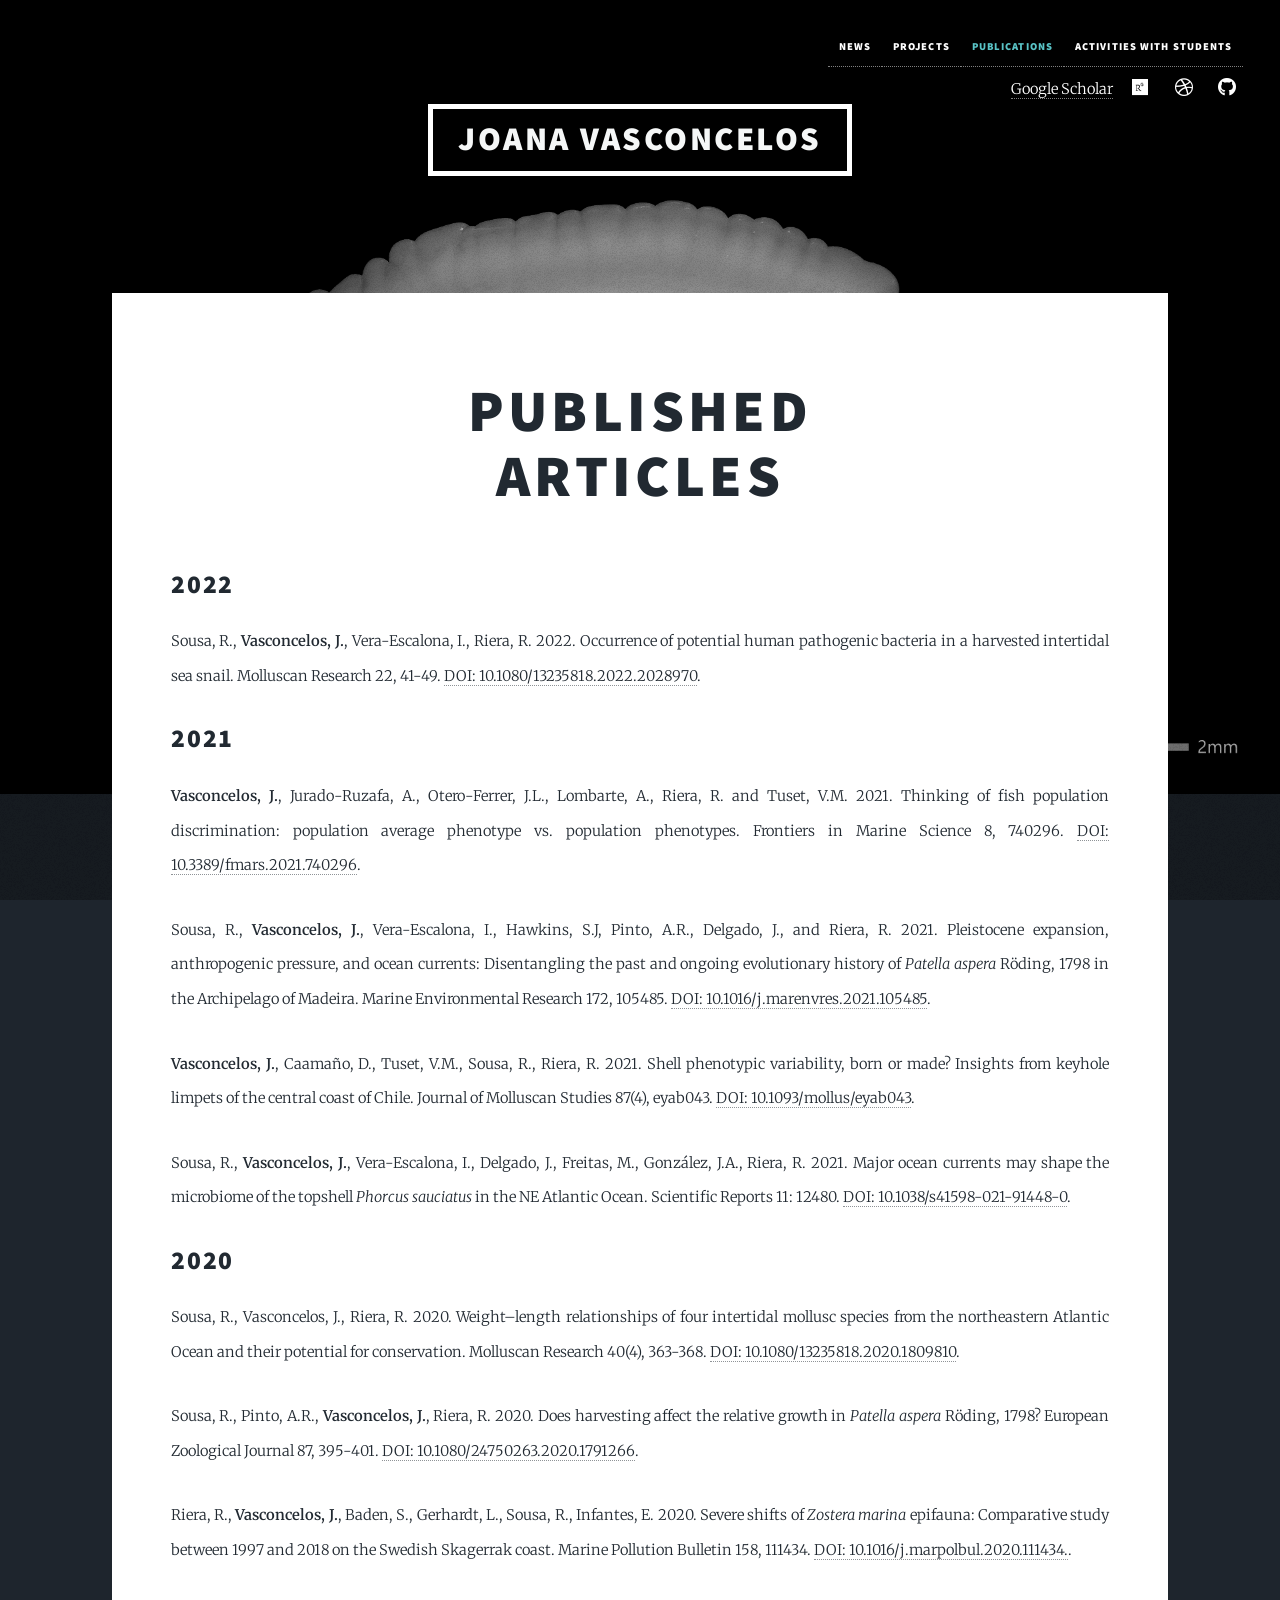
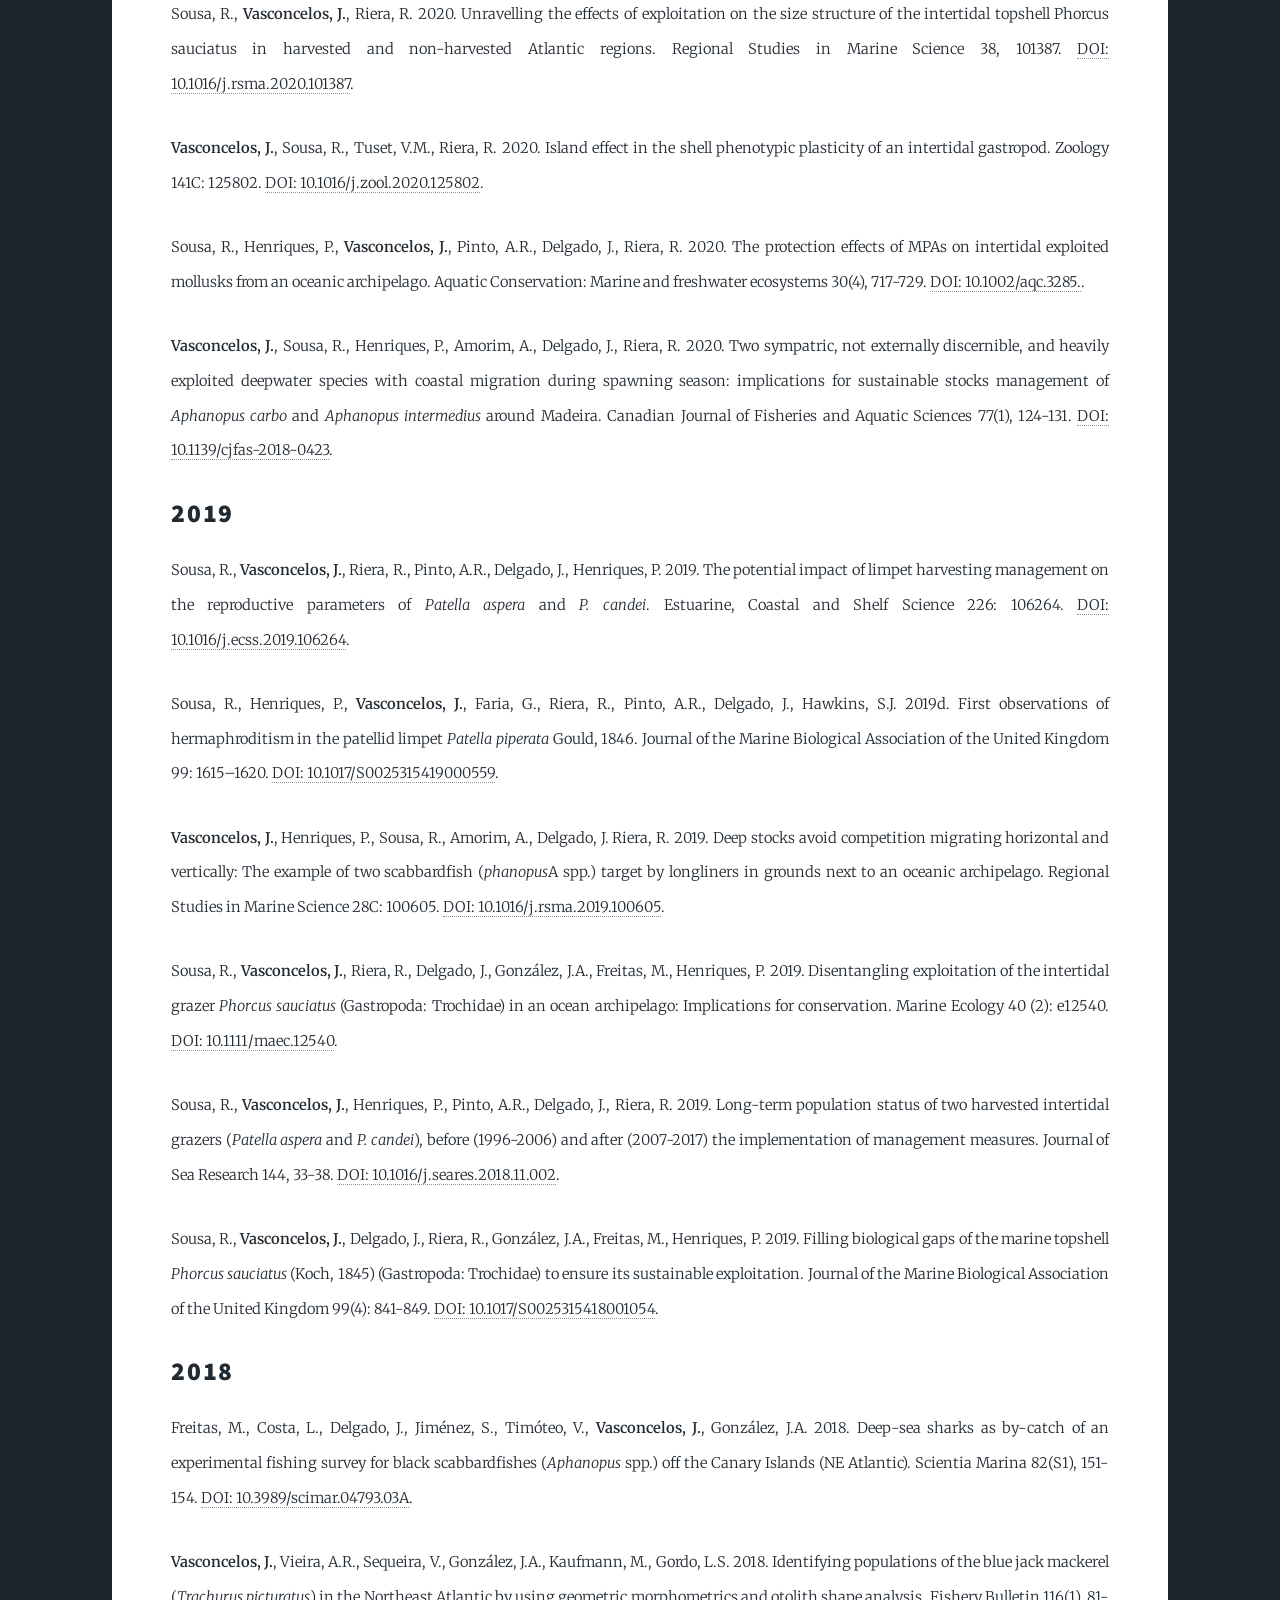
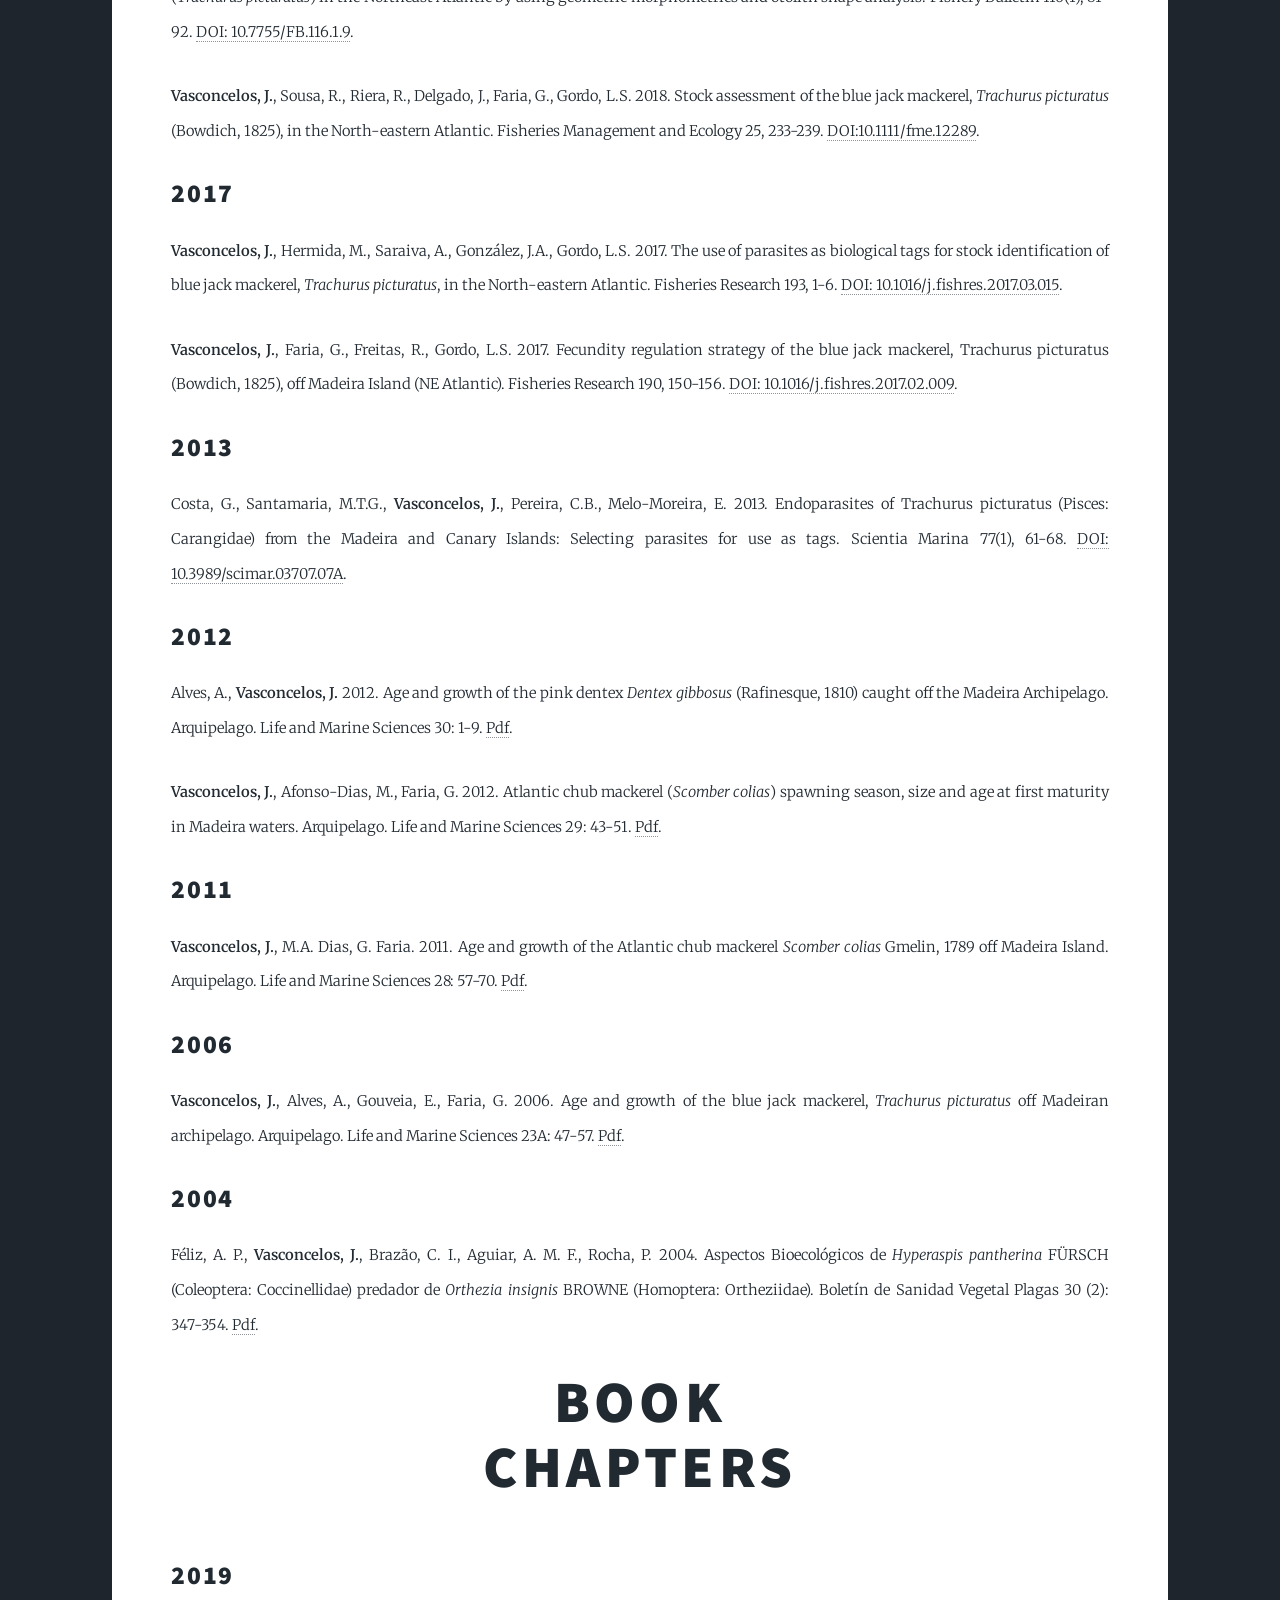
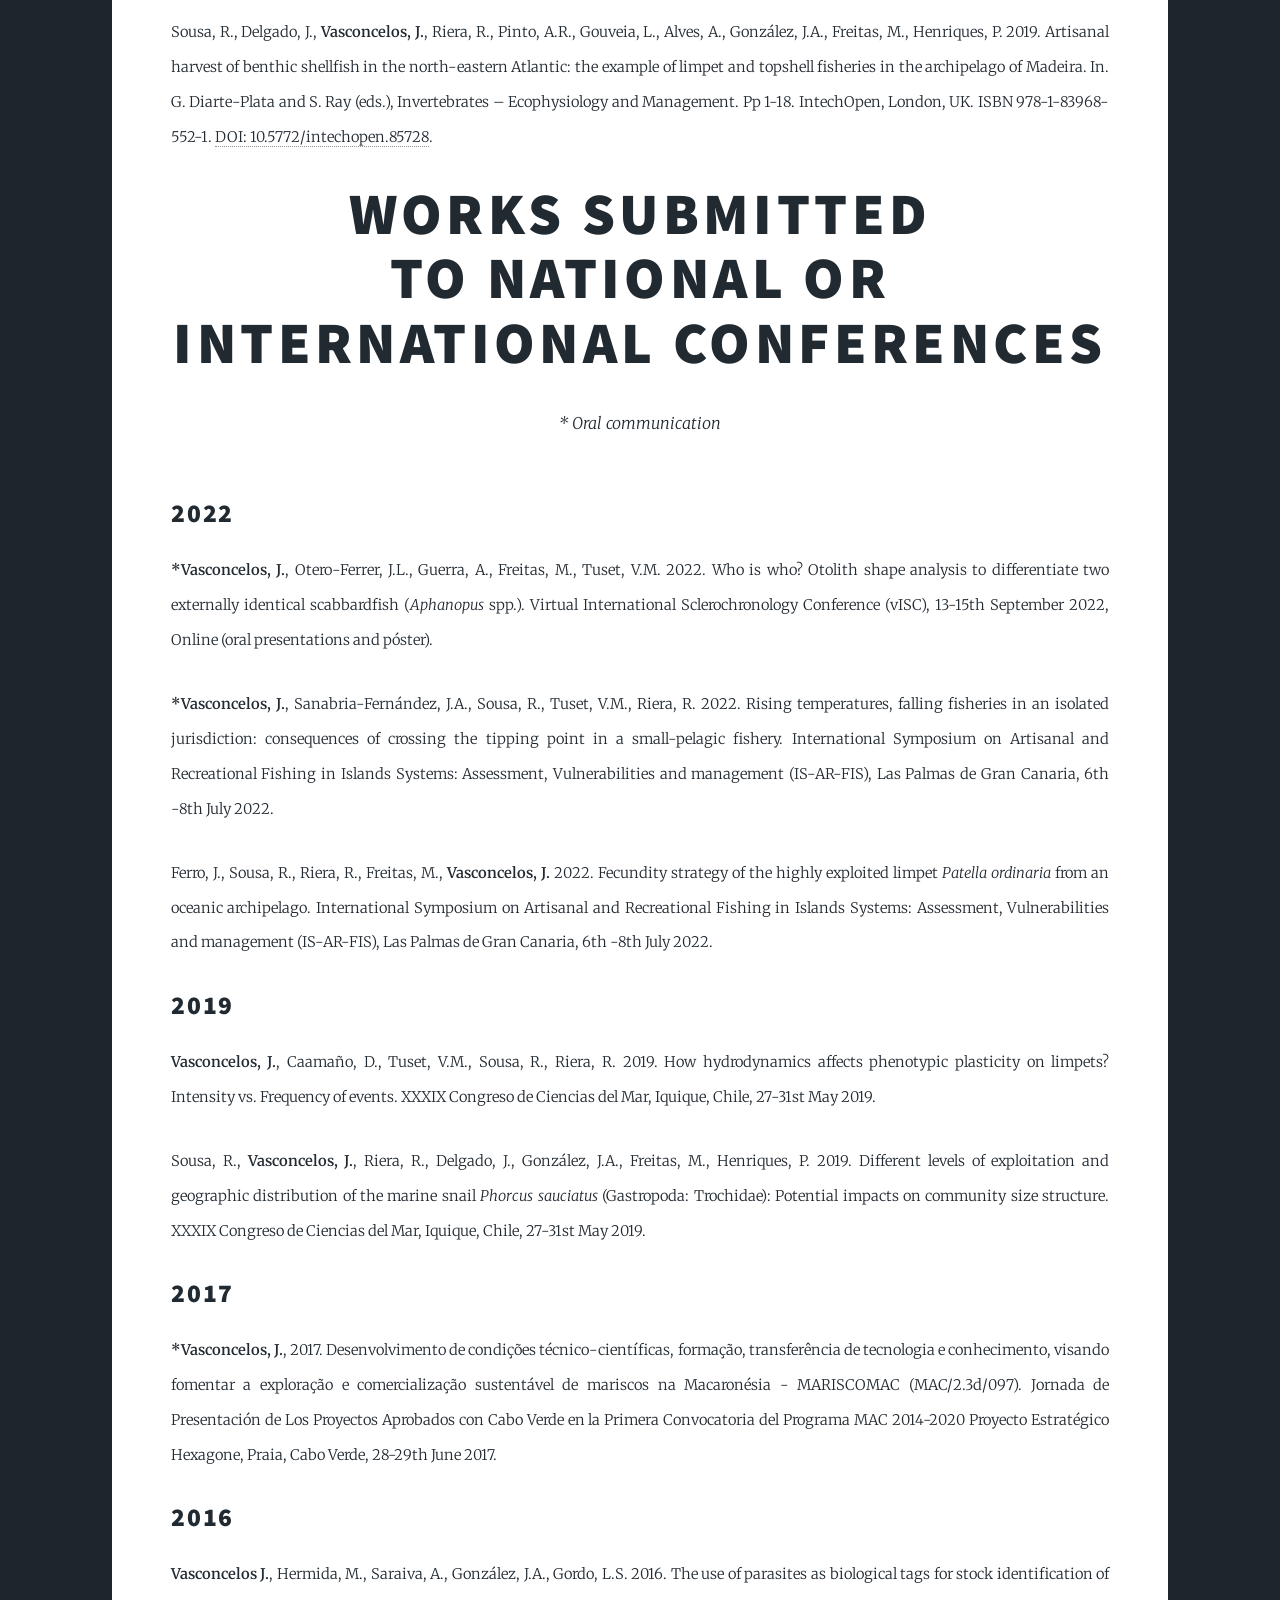
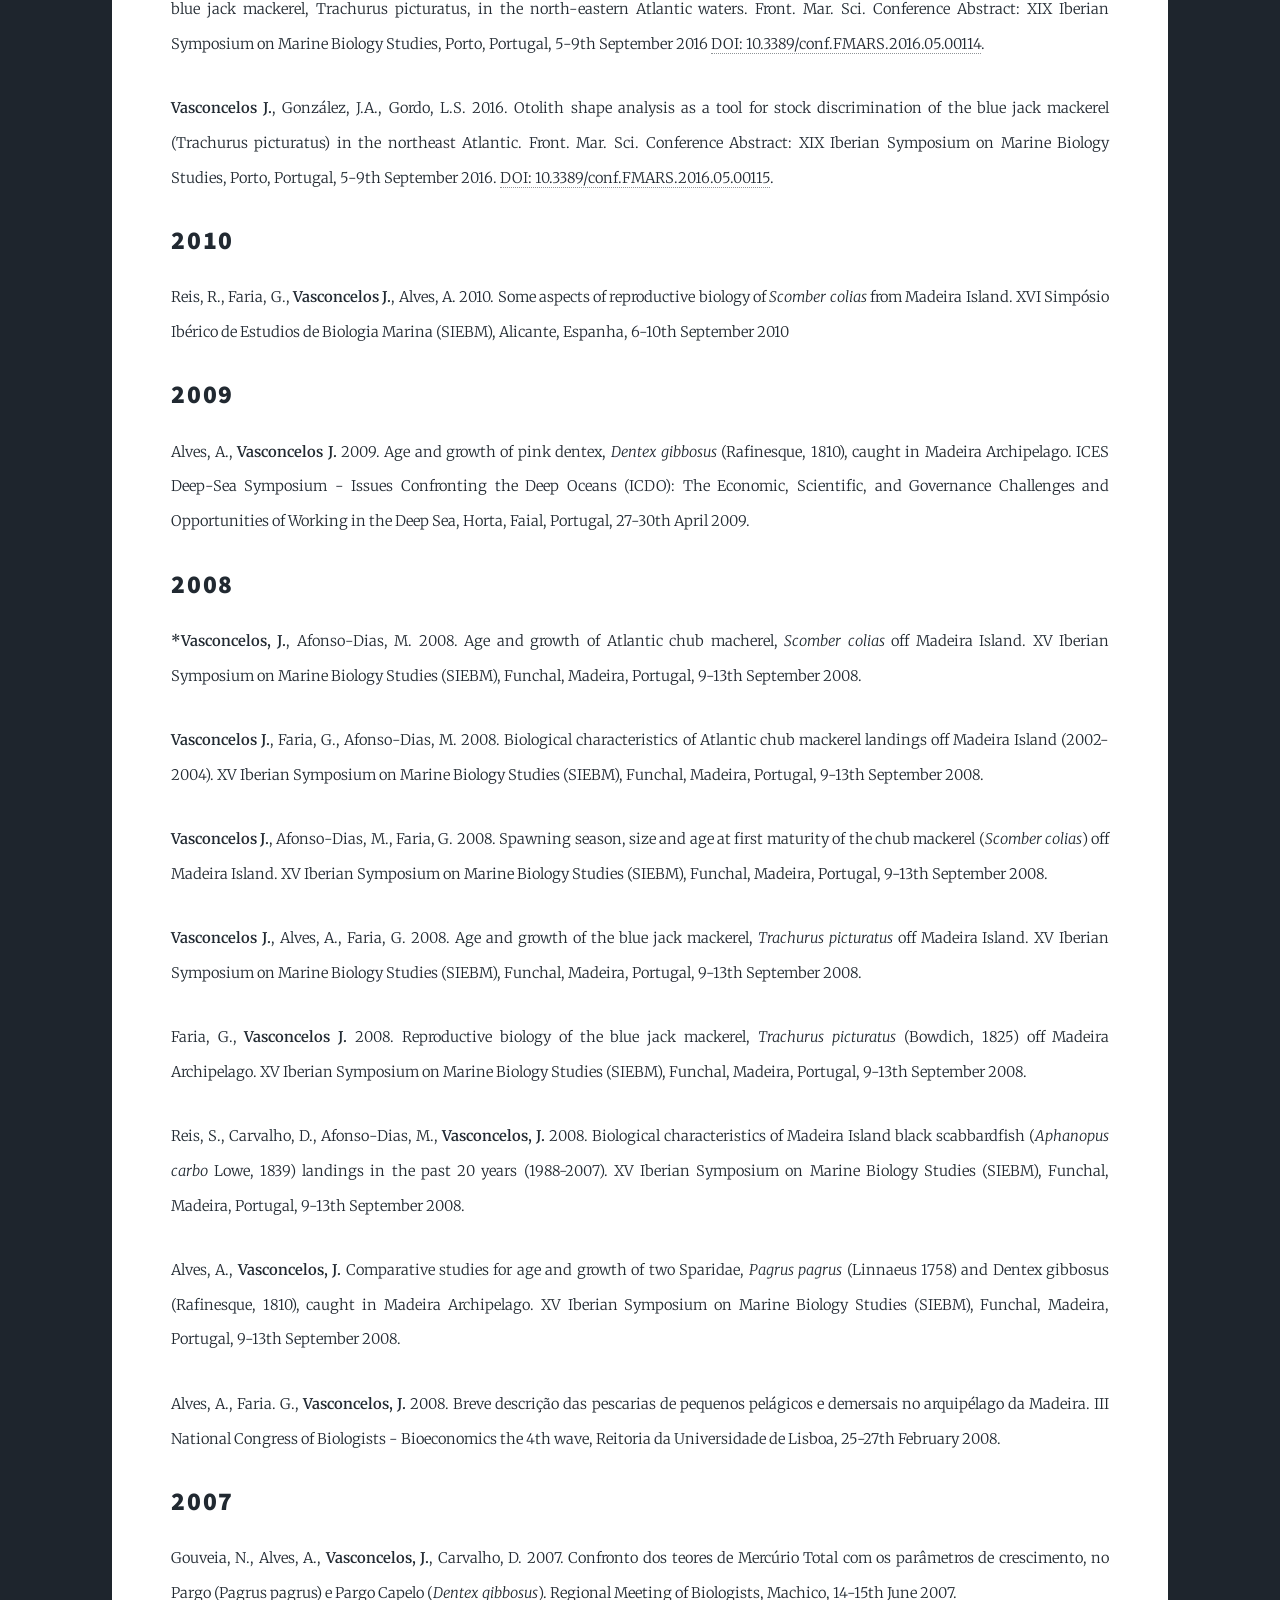
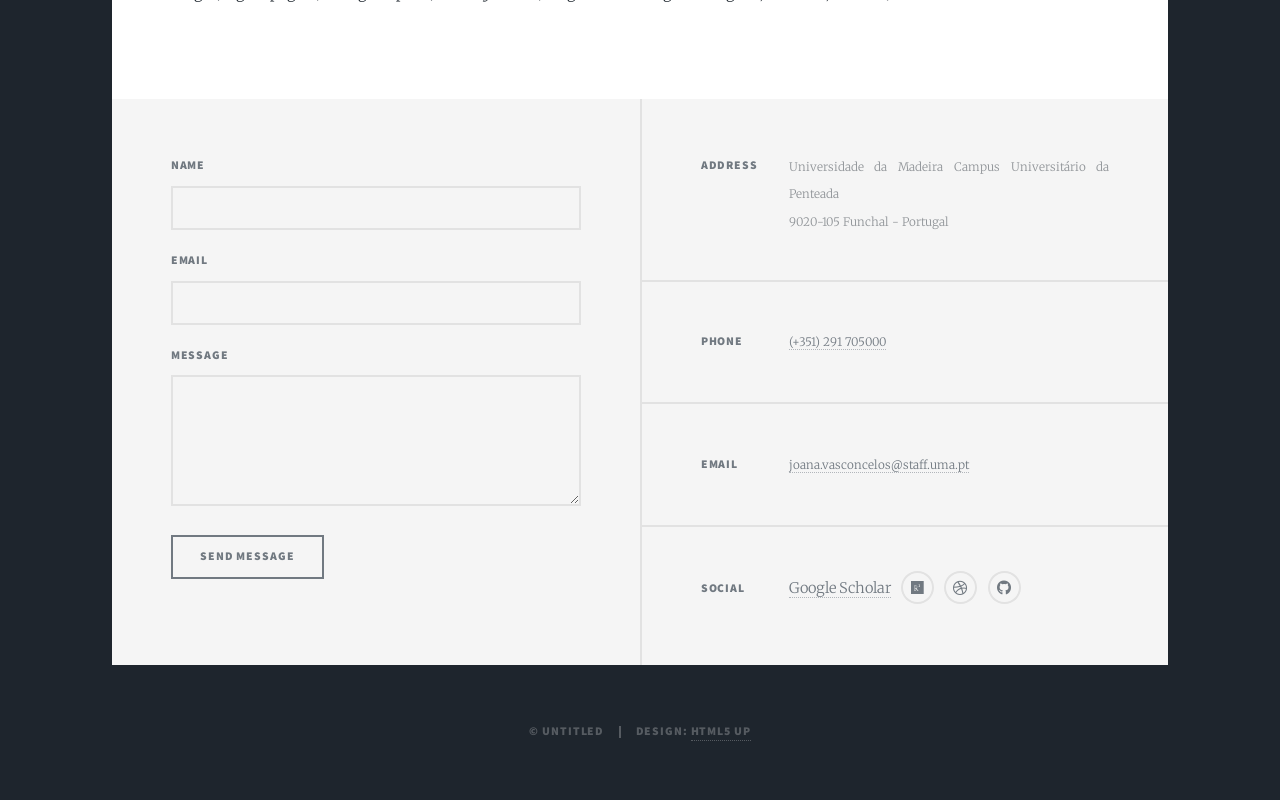
<file: elements.html>
<!DOCTYPE HTML>
<!--
	Massively by HTML5 UP
	html5up.net | @ajlkn
	Free for personal and commercial use under the CCA 3.0 license (html5up.net/license)
-->
<html>
	<head>
		<title>Joana Vasconcelos</title>
		<meta charset="utf-8" />
		<meta name="viewport" content="width=device-width, initial-scale=1, user-scalable=no" />
		<link rel="stylesheet" href="assets/css/main.css" />
		<noscript><link rel="stylesheet" href="assets/css/noscript.css" /></noscript>
	</head>
	<body class="is-preload">

		<!-- Wrapper -->
			<div id="wrapper">

				<!-- Header -->
					<header id="header">
						<a href="index.html" class="logo">Joana Vasconcelos</a>
					</header>

				<!-- Nav -->
					<nav id="nav">
						<ul class="links">
							<li><a href="index.html">News</a></li>
							<li><a href="generic.html">Projects</a></li>
							<li class="active"><a href="elements.html">Publications</a></li>
							<li><a href="activities.html">Activities with students</a></li>
						</ul>
						<ul class="icons">
							<li><a href="https://scholar.google.com/citations?user=bhEMGBIAAAAJ&hl=pt-PT&oi=sra" class="icon-google-scholar"><span class="label">Google Scholar</span></a></li>
							<li><a href="https://www.researchgate.net/profile/Joana_Vasconcelos3" class="icon brands fa-researchgate"><span class="label">Research Gate</span></a></li>
							<li><a href="https://www.uma.pt/directorio/joana-patricia-reis-vasconcelos/" class="icon brands fa-dribbble"><span class="label">Dribbble</span></a></li>
							<li><a href="https://github.com/jreisvasconcelos" class="icon brands fa-github"><span class="label">GitHub</span></a></li>
						</ul>
					</nav>

				<!-- Main -->
					<div id="main">

						<!-- Post -->
							<section class="post">
								<header class="major">
									<h1>Published<br />
									Articles</h1>
								</header>

								<!-- Text stuff -->
									<h2>2022</h2>
									
									<p>Sousa, R., <b>Vasconcelos, J.</b>, Vera-Escalona, I., Riera, R. 2022. Occurrence of potential human pathogenic bacteria in a harvested intertidal sea snail. Molluscan Research 22, 41-49.
										 <a href="https://doi.org/10.1080/13235818.2022.2028970 ">DOI: 10.1080/13235818.2022.2028970</a>.</p>
									
									 <h2>2021</h2>	 
									<p> <b>Vasconcelos, J.</b>, Jurado-Ruzafa, A., Otero-Ferrer, J.L., Lombarte, A., Riera, R. and Tuset, V.M. 2021. Thinking of fish population discrimination: population average phenotype vs. population phenotypes. Frontiers in Marine Science 8, 740296.
										<a href="https://doi.org/10.3389/fmars.2021.740296">DOI: 10.3389/fmars.2021.740296</a>.</p>

									<p>Sousa, R., <b>Vasconcelos, J.</b>, Vera-Escalona, I., Hawkins, S.J, Pinto, A.R., Delgado, J., and Riera, R. 2021. Pleistocene expansion, anthropogenic pressure, and ocean currents: Disentangling the past and ongoing evolutionary history of <i>Patella aspera</i> Röding, 1798 in the Archipelago of Madeira. Marine Environmental Research 172, 105485. 
										<a href="https://doi.org/10.1016/j.marenvres.2021.105485">DOI: 10.1016/j.marenvres.2021.105485</a>.</p>
									
									<p> <b>Vasconcelos, J.</b>, Caamaño, D., Tuset, V.M., Sousa, R., Riera, R. 2021. Shell phenotypic variability, born or made? Insights from keyhole limpets of the central coast of Chile. Journal of Molluscan Studies 87(4), eyab043. 
										<a href="https://doi.org/10.1093/mollus/eyab043">DOI: 10.1093/mollus/eyab043</a>.</p>
									
									<p>Sousa, R., <b>Vasconcelos, J.</b>, Vera-Escalona, I., Delgado, J., Freitas, M., González, J.A., Riera, R. 2021. Major ocean currents may shape the microbiome of the topshell <i>Phorcus sauciatus</i> in the NE Atlantic Ocean. Scientific Reports 11: 12480. 
										<a href="https://doi.org/10.1038/s41598-021-91448-0">DOI: 10.1038/s41598-021-91448-0</a>.</p>
									
									<h2>2020</h2>

									<p>Sousa, R., Vasconcelos, J., Riera, R. 2020. Weight–length relationships of four intertidal mollusc species from the northeastern Atlantic Ocean and their potential for conservation. Molluscan Research 40(4), 363-368.
										<a href="https://doi.org/10.1080/13235818.2020.1809810">DOI: 10.1080/13235818.2020.1809810</a>.</p>
										
									<p>Sousa, R., Pinto, A.R., <b>Vasconcelos, J.</b>, Riera, R. 2020. Does harvesting affect the relative growth in <i>Patella aspera</i> Röding, 1798? European Zoological Journal 87, 395-401.
										<a href="https://doi.org/10.1080/24750263.2020.1791266">DOI: 10.1080/24750263.2020.1791266</a>.</p>

									<p>Riera, R., <b>Vasconcelos, J.</b>, Baden, S., Gerhardt, L., Sousa, R., Infantes, E. 2020. Severe shifts of <i>Zostera marina</i> epifauna: Comparative study between 1997 and 2018 on the Swedish Skagerrak coast. Marine Pollution Bulletin 158, 111434.
										<a href="https://doi.org/10.1016/j.marpolbul.2020.111434">DOI: 10.1016/j.marpolbul.2020.111434.</a>.</p>
											
									<p>Sousa, R., <b>Vasconcelos, J.</b>, Riera, R. 2020. Unravelling the effects of exploitation on the size structure of the intertidal topshell Phorcus sauciatus in harvested and non-harvested Atlantic regions. Regional Studies in Marine Science 38, 101387. 
										<a href="https://doi.org/10.1016/j.rsma.2020.101387">DOI: 10.1016/j.rsma.2020.101387</a>.</p>

									<p><b>Vasconcelos, J.</b>, Sousa, R., Tuset, V.M., Riera, R. 2020. Island effect in the shell phenotypic plasticity of an intertidal gastropod. Zoology 141C: 125802. 
											<a href="https://doi.org/10.1016/j.zool.2020.125802">DOI: 10.1016/j.zool.2020.125802</a>.</p>
												
									<p>Sousa, R., Henriques, P., <b>Vasconcelos, J.</b>, Pinto, A.R., Delgado, J., Riera, R. 2020. The protection effects of MPAs on intertidal exploited mollusks from an oceanic archipelago. Aquatic Conservation: Marine and freshwater ecosystems 30(4), 717-729. 
											<a href="https://doi.org/10.1002/aqc.3285">DOI: 10.1002/aqc.3285.</a>.</p>

									<p> <b>Vasconcelos, J.</b>, Sousa, R., Henriques, P., Amorim, A., Delgado, J., Riera, R. 2020. Two sympatric, not externally discernible, and heavily exploited deepwater species with coastal migration during spawning season: implications for sustainable stocks management of <i>Aphanopus carbo </i> and <i>Aphanopus intermedius</i> around Madeira. Canadian Journal of Fisheries and Aquatic Sciences 77(1), 124-131. 
										<a href="https://doi.org/10.1139/cjfas-2018-0423">DOI: 10.1139/cjfas-2018-0423</a>.</p>
		

									<h2>2019</h2>

									<p>Sousa, R., <b>Vasconcelos, J.</b>, Riera, R., Pinto, A.R., Delgado, J., Henriques, P. 2019. The potential impact of limpet harvesting management on the reproductive parameters of <i>Patella aspera</i> and <i>P. candei</i>. Estuarine, Coastal and Shelf Science 226: 106264. 
										<a href="https://doi.org/10.1016/j.ecss.2019.106264">DOI: 10.1016/j.ecss.2019.106264</a>.</p>


									<p>Sousa, R., Henriques, P., <b>Vasconcelos, J.</b>, Faria, G., Riera, R., Pinto, A.R., Delgado, J., Hawkins, S.J. 2019d. First observations of hermaphroditism in the patellid limpet <i>Patella piperata</i> Gould, 1846. Journal of the Marine Biological Association of the United Kingdom 99: 1615–1620.
										<a href=". https://doi.org/10.1017/S0025315419000559">DOI: 10.1017/S0025315419000559</a>.</p>
														
									<p><b>Vasconcelos, J.</b>, Henriques, P., Sousa, R., Amorim, A., Delgado, J. Riera, R. 2019. Deep stocks avoid competition migrating horizontal and vertically: The example of two scabbardfish (<i>phanopus</i>A spp.) target by longliners in grounds next to an oceanic archipelago. Regional Studies in Marine Science 28C: 100605.
											<a href="https://doi.org/10.1016/j.rsma.2019.100605">DOI: 10.1016/j.rsma.2019.100605</a>.</p>

									<p>Sousa, R., <b>Vasconcelos, J.</b>, Riera, R., Delgado, J., González, J.A., Freitas, M., Henriques, P. 2019. Disentangling exploitation of the intertidal grazer <i>Phorcus sauciatus</i> (Gastropoda: Trochidae) in an ocean archipelago: Implications for conservation. Marine Ecology 40 (2): e12540.
											<a href="https://doi.org/10.1111/maec.12540">DOI: 10.1111/maec.12540</a>.</p>
																
									<p>Sousa, R., <b>Vasconcelos, J.</b>, Henriques, P., Pinto, A.R., Delgado, J., Riera, R. 2019. Long-term population status of two harvested intertidal grazers (<i>Patella aspera</i> and <i>P. candei</i>), before (1996-2006) and after (2007-2017) the implementation of management measures. Journal of Sea Research 144, 33-38.
											<a href="https://doi.org/10.1016/j.seares.2018.11.002">DOI: 10.1016/j.seares.2018.11.002</a>.</p>


									<p>Sousa, R., <b>Vasconcelos, J.</b>, Delgado, J., Riera, R., González, J.A., Freitas, M., Henriques, P. 2019. Filling biological gaps of the marine topshell <i>Phorcus sauciatus</i> (Koch, 1845) (Gastropoda: Trochidae) to ensure its sustainable exploitation. Journal of the Marine Biological Association of the United Kingdom 99(4): 841-849.
											<a href="https://doi.org/10.1017/S0025315418001054">DOI: 10.1017/S0025315418001054</a>.</p>
										
									<h2>2018</h2>		

									<p>Freitas, M., Costa, L., Delgado, J., Jiménez, S., Timóteo, V., <b>Vasconcelos, J.</b>, González, J.A. 2018. Deep-sea sharks as by-catch of an experimental fishing survey for black scabbardfishes (<i>Aphanopus</i> spp.) off the Canary Islands (NE Atlantic). Scientia Marina 82(S1), 151-154. 
											<a href="https://doi.org/10.3989/scimar.04793.03A">DOI: 10.3989/scimar.04793.03A</a>.</p>
		
									<p><b>Vasconcelos, J.</b>, Vieira, A.R., Sequeira, V., González, J.A., Kaufmann, M., Gordo, L.S. 2018. Identifying populations of the blue jack mackerel (<i>Trachurus picturatus</i>) in the Northeast Atlantic by using geometric morphometrics and otolith shape analysis. Fishery Bulletin 116(1), 81-92. 
											<a href="https://doi.org/10.7755/FB.116.1.9">DOI: 10.7755/FB.116.1.9</a>.</p>
																		
									<p><b>Vasconcelos, J.</b>, Sousa, R., Riera, R., Delgado, J., Faria, G., Gordo, L.S. 2018. Stock assessment of the blue jack mackerel, <i>Trachurus picturatus</i> (Bowdich, 1825), in the North-eastern Atlantic. Fisheries Management and Ecology 25, 233-239.
											<a href="https://doi.org/10.1111/fme.12289">DOI:10.1111/fme.12289</a>.</p>


									<h2>2017</h2>		

									<p><b>Vasconcelos, J.</b>, Hermida, M., Saraiva, A., González, J.A., Gordo, L.S. 2017. The use of parasites as biological tags for stock identification of blue jack mackerel, <i>Trachurus picturatus</i>, in the North-eastern Atlantic. Fisheries Research 193, 1-6.
											<a href="https://doi.org/10.1016/j.fishres.2017.03.015">DOI: 10.1016/j.fishres.2017.03.015</a>.</p>
				
									<p><b>Vasconcelos, J.</b>, Faria, G., Freitas, R., Gordo, L.S. 2017. Fecundity regulation strategy of the blue jack mackerel, Trachurus picturatus (Bowdich, 1825), off Madeira Island (NE Atlantic). Fisheries Research 190, 150-156.
											<a href="https://doi.org/10.1016/j.fishres.2017.02.009">DOI: 10.1016/j.fishres.2017.02.009</a>.</p>


									<h2>2013</h2>		

									<p>Costa, G., Santamaria, M.T.G., <b>Vasconcelos, J.</b>, Pereira, C.B., Melo-Moreira, E. 2013. Endoparasites of <i></i>Trachurus picturatus (Pisces: Carangidae) from the Madeira and Canary Islands: Selecting parasites for use as tags. Scientia Marina 77(1), 61-68.
										<a href="https://doi.org/10.3989/scimar.03707.07A">DOI: 10.3989/scimar.03707.07A</a>.</p>
									
									<h2>2012</h2>		

										<p>Alves, A., <b>Vasconcelos, J.</b> 2012. Age and growth of the pink dentex <i>Dentex gibbosus</i> (Rafinesque, 1810) caught off the Madeira Archipelago. Arquipelago. Life and Marine Sciences 30: 1-9. 
												<a href="http://www.okeanos.uac.pt/storage/2018/06/1_09Alves-Vasconcelos-2012.pdf ">Pdf</a>.</p>
					
										<p><b>Vasconcelos, J.</b>, Afonso-Dias, M., Faria, G. 2012. Atlantic chub mackerel (<i>Scomber colias</i>) spawning season, size and age at first maturity in Madeira waters. Arquipelago. Life and Marine Sciences 29: 43-51. 
												<a href="http://www.okeanos.uac.pt/storage/2018/08/Vasconcelos-etal2012.pdf ">Pdf</a>.</p>
	
									<h2>2011</h2>		

										<p><b>Vasconcelos, J.</b>, M.A. Dias, G. Faria. 2011. Age and growth of the Atlantic chub mackerel <i>Scomber colias</i> Gmelin, 1789 off Madeira Island. Arquipelago. Life and Marine Sciences 28: 57-70. 
												<a href="http://www.okeanos.uac.pt/storage/2018/08/Vasconcelos_etal_2011.pdf">Pdf</a>.</p>

									<h2>2006</h2>		

										<p><b>Vasconcelos, J.</b>, Alves, A., Gouveia, E., Faria, G. 2006. Age and growth of the blue jack mackerel, <i>Trachurus picturatus</i> off Madeiran archipelago. Arquipelago. Life and Marine Sciences 23A: 47-57.
												<a href="https://repositorio.uac.pt/bitstream/10400.3/196/1/pp47_57_Vasconcelos_et_al_23A.pdf ">Pdf</a>.</p>

									<h2>2004</h2>		

											<p>Féliz, A. P., <b>Vasconcelos, J.</b>, Brazão, C. I., Aguiar, A. M. F., Rocha, P. 2004. Aspectos Bioecológicos de <i>Hyperaspis pantherina</i> FÜRSCH (Coleoptera: Coccinellidae) predador de <i>Orthezia insignis</i> BROWNE (Homoptera: Ortheziidae). Boletín de Sanidad Vegetal Plagas 30 (2): 347-354. 
												<a href="">Pdf</a>.</p>


<!-- Post -->
<section class="post">
	<header class="major">
		<h1>Book<br />
		Chapters</h1>
	</header>



<!-- Text stuff -->
<h2>2019</h2>
									
<p>Sousa, R., Delgado, J., <b>Vasconcelos, J.</b>, Riera, R., Pinto, A.R., Gouveia, L., Alves, A., González, J.A., Freitas, M., Henriques, P. 2019. Artisanal harvest of benthic shellfish in the north-eastern Atlantic: the example of limpet and topshell fisheries in the archipelago of Madeira. In. G. Diarte-Plata and S. Ray (eds.), Invertebrates – Ecophysiology and Management. Pp 1-18. IntechOpen, London, UK. ISBN 978-1-83968-552-1.
	 <a href="https://www.intechopen.com/chapters/66480">DOI: 10.5772/intechopen.85728</a>.</p>

														

<!-- Post -->
<section class="post">
	<header class="major">
		<h1>Works submitted<br />
			to national or international conferences</h1>
	<p>* Oral communication</p>
		</header>



<!-- Text stuff -->
<h2>2022</h2>
									
<p><b>*Vasconcelos, J.</b>, Otero-Ferrer, J.L., Guerra, A., Freitas, M., Tuset, V.M. 2022. Who is who? Otolith shape analysis to differentiate two externally identical scabbardfish (<i>Aphanopus</i> spp.). Virtual International Sclerochronology Conference (vISC), 13-15th September 2022, Online (oral presentations and póster).
	 </p>

	 <p><b>*Vasconcelos, J.</b>, Sanabria-Fernández, J.A., Sousa, R., Tuset, V.M., Riera, R. 2022. Rising temperatures, falling fisheries in an isolated jurisdiction: consequences of crossing the tipping point in a small-pelagic fishery. International Symposium on Artisanal and Recreational Fishing in Islands Systems: Assessment, Vulnerabilities and management (IS-AR-FIS), Las Palmas de Gran Canaria, 6th -8th July 2022.</p>
	
<p>Ferro, J., Sousa, R., Riera, R., Freitas, M., <b>Vasconcelos, J.</b> 2022. Fecundity strategy of the highly exploited limpet <i>Patella ordinaria</i> from an oceanic archipelago. International Symposium on Artisanal and Recreational Fishing in Islands Systems: Assessment, Vulnerabilities and management (IS-AR-FIS), Las Palmas de Gran Canaria, 6th -8th July 2022.</p>

<h2>2019</h2>
							
<p><b>Vasconcelos, J.</b>, Caamaño, D., Tuset, V.M., Sousa, R., Riera, R. 2019. How hydrodynamics affects phenotypic plasticity on limpets? Intensity vs. Frequency of events. XXXIX Congreso de Ciencias del Mar, Iquique, Chile, 27-31st May 2019.</p>

<p>Sousa, R., <b>Vasconcelos, J.</b>, Riera, R., Delgado, J., González, J.A., Freitas, M., Henriques, P. 2019. Different levels of exploitation and geographic distribution of the marine snail <i>Phorcus sauciatus</i> (Gastropoda: Trochidae): Potential impacts on community size structure. XXXIX Congreso de Ciencias del Mar, Iquique, Chile, 27-31st May 2019.</p>

<h2>2017</h2>

<p><b>*Vasconcelos, J.</b>, 2017. Desenvolvimento de condições técnico-científicas, formação, transferência de tecnologia e conhecimento, visando fomentar a exploração e comercialização sustentável de mariscos na Macaronésia - MARISCOMAC (MAC/2.3d/097). Jornada de Presentación de Los Proyectos Aprobados con Cabo Verde en la Primera Convocatoria del Programa MAC 2014-2020 Proyecto Estratégico Hexagone, Praia, Cabo Verde, 28-29th June 2017. </p>

<h2>2016</h2>

<p><b>Vasconcelos J.</b>, Hermida, M., Saraiva, A., González, J.A., Gordo, L.S. 2016. The use of parasites as biological tags for stock identification of blue jack mackerel, Trachurus picturatus, in the north-eastern Atlantic waters. Front. Mar. Sci. Conference Abstract: XIX Iberian Symposium on Marine Biology Studies, Porto, Portugal, 5-9th September 2016 
	<a href="https://www.frontiersin.org/Community/AbstractDetails.aspx?ABS_DOI=10.3389/conf.FMARS.2016.05.00114&eid=3642&sname=XIX_Iberian_Symposium_on_Marine_Biology_Studies">DOI: 10.3389/conf.FMARS.2016.05.00114</a>.</p>

<p><b>Vasconcelos J.</b>, González, J.A., Gordo, L.S. 2016. Otolith shape analysis as a tool for stock discrimination of the blue jack mackerel (Trachurus picturatus) in the northeast Atlantic. Front. Mar. Sci. Conference Abstract: XIX Iberian Symposium on Marine Biology Studies, Porto, Portugal, 5-9th September 2016. 
	<a href="https://www.frontiersin.org/Community/AbstractDetails.aspx?ABS_DOI=10.3389/conf.FMARS.2016.05.00115&eid=3642&sname=XIX_Iberian_Symposium_on_Marine_Biology_Studies">DOI: 10.3389/conf.FMARS.2016.05.00115</a>.</p>

	<h2>2010</h2>

<p>Reis, R., Faria, G., <b>Vasconcelos J.</b>, Alves, A. 2010. Some aspects of reproductive biology of <i>Scomber colias</i> from Madeira Island. XVI Simpósio Ibérico de Estudios de Biologia Marina (SIEBM), Alicante, Espanha, 6-10th September 2010</p>

	<h2>2009</h2>

<p>Alves, A., <b>Vasconcelos J.</b> 2009. Age and growth of pink dentex, <i>Dentex gibbosus</i> (Rafinesque, 1810), caught in Madeira Archipelago. ICES Deep-Sea Symposium - Issues Confronting the Deep Oceans (ICDO): The Economic, Scientific, and Governance Challenges and Opportunities of Working in the Deep Sea, Horta, Faial, Portugal, 27-30th April 2009.</p>

	<h2>2008</h2>

<p><b>*Vasconcelos, J.</b>, Afonso-Dias, M. 2008. Age and growth of Atlantic chub macherel, <i>Scomber colias</i> off Madeira Island. XV Iberian Symposium on Marine Biology Studies (SIEBM), Funchal, Madeira, Portugal, 9-13th September 2008.</p>
<p><b>Vasconcelos J.</b>, Faria, G., Afonso-Dias, M. 2008. Biological characteristics of Atlantic chub mackerel landings off Madeira Island (2002-2004). XV Iberian Symposium on Marine Biology Studies (SIEBM), Funchal, Madeira, Portugal, 9-13th September 2008.</p>
<p><b>Vasconcelos J.</b>, Afonso-Dias, M., Faria, G. 2008. Spawning season, size and age at first maturity of the chub mackerel (<i>Scomber colias</i>) off Madeira Island. XV Iberian Symposium on Marine Biology Studies (SIEBM), Funchal, Madeira, Portugal, 9-13th September 2008.</p>
<p><b>Vasconcelos J.</b>, Alves, A., Faria, G. 2008. Age and growth of the blue jack mackerel, <i>Trachurus picturatus</i> off Madeira Island. XV Iberian Symposium on Marine Biology Studies (SIEBM), Funchal, Madeira, Portugal, 9-13th September 2008.</p>
<p>Faria, G., <b>Vasconcelos J.</b> 2008. Reproductive biology of the blue jack mackerel, <i>Trachurus picturatus</i> (Bowdich, 1825) off Madeira Archipelago. XV Iberian Symposium on Marine Biology Studies (SIEBM), Funchal, Madeira, Portugal, 9-13th September 2008.</p>
<p>Reis, S., Carvalho, D., Afonso-Dias, M., <b>Vasconcelos, J.</b> 2008. Biological characteristics of Madeira Island black scabbardfish (<i>Aphanopus carbo</i> Lowe, 1839) landings in the past 20 years (1988-2007). XV Iberian Symposium on Marine Biology Studies (SIEBM), Funchal, Madeira, Portugal, 9-13th September 2008.</p>
<p>Alves, A., <b>Vasconcelos, J.</b> Comparative studies for age and growth of two Sparidae, <i>Pagrus pagrus</i> (Linnaeus 1758) and Dentex gibbosus (Rafinesque, 1810), caught in Madeira Archipelago. XV Iberian Symposium on Marine Biology Studies (SIEBM), Funchal, Madeira, Portugal, 9-13th September 2008.</p>
<p>Alves, A., Faria. G., <b>Vasconcelos, J.</b> 2008. Breve descrição das pescarias de pequenos pelágicos e demersais no arquipélago da Madeira. III National Congress of Biologists - Bioeconomics the 4th wave, Reitoria da Universidade de Lisboa, 25-27th February 2008.</p>

	<h2>2007</h2>

<p>Gouveia, N., Alves, A., <b>Vasconcelos, J.</b>, Carvalho, D. 2007. Confronto dos teores de Mercúrio Total com os parâmetros de crescimento, no Pargo (Pagrus pagrus) e Pargo Capelo (<i>Dentex gibbosus</i>). Regional Meeting of Biologists, Machico, 14-15th June 2007.</p>

					</div>

				<!-- Footer -->
					<footer id="footer">
						<section>
							<form method="post" action="#">
								<div class="fields">
									<div class="field">
										<label for="name">Name</label>
										<input type="text" name="name" id="name" />
									</div>
									<div class="field">
										<label for="email">Email</label>
										<input type="text" name="email" id="email" />
									</div>
									<div class="field">
										<label for="message">Message</label>
										<textarea name="message" id="message" rows="3"></textarea>
									</div>
								</div>
								<ul class="actions">
									<li><input type="submit" value="Send Message" /></li>
								</ul>
							</form>
						</section>
						<section class="split contact">
							<section class="alt">
								<h3>Address</h3>
								<p>Universidade da Madeira
									Campus Universitário da Penteada
									<br />
									9020-105 Funchal - Portugal</p>
							</section>
							<section>
								<h3>Phone</h3>
								<p><a href="#">(+351) 291 705000</a></p>
							</section>
							<section>
								<h3>Email</h3>
								<p><a href="mailto: joana.vasconcelos@staff.uma.pt">joana.vasconcelos@staff.uma.pt</a></p>
							</section>
							<section>
								<h3>Social</h3>
								<ul class="icons alt">								
										<li><a href="https://scholar.google.com/citations?user=bhEMGBIAAAAJ&hl=pt-PT&oi=sra" class="icon-google-scholar"><span class="label">Google Scholar</span></a></li>
										<li><a href="https://www.researchgate.net/profile/Joana_Vasconcelos3" class="icon brands fa-researchgate"><span class="label">Research Gate</span></a></li>
										<li><a href="https://www.uma.pt/directorio/joana-patricia-reis-vasconcelos/" class="icon brands fa-dribbble"><span class="label">Dribbble</span></a></li>
										<li><a href="https://github.com/jreisvasconcelos" class="icon brands fa-github"><span class="label">GitHub</span></a></li>
									</ul>
							</section>
						</section>
					</footer>

				<!-- Copyright -->
					<div id="copyright">
						<ul><li>&copy; Untitled</li><li>Design: <a href="https://html5up.net">HTML5 UP</a></li></ul>
					</div>

			</div>

		<!-- Scripts -->
			<script src="assets/js/jquery.min.js"></script>
			<script src="assets/js/jquery.scrollex.min.js"></script>
			<script src="assets/js/jquery.scrolly.min.js"></script>
			<script src="assets/js/browser.min.js"></script>
			<script src="assets/js/breakpoints.min.js"></script>
			<script src="assets/js/util.js"></script>
			<script src="assets/js/main.js"></script>

	</body>
</html>
</file>
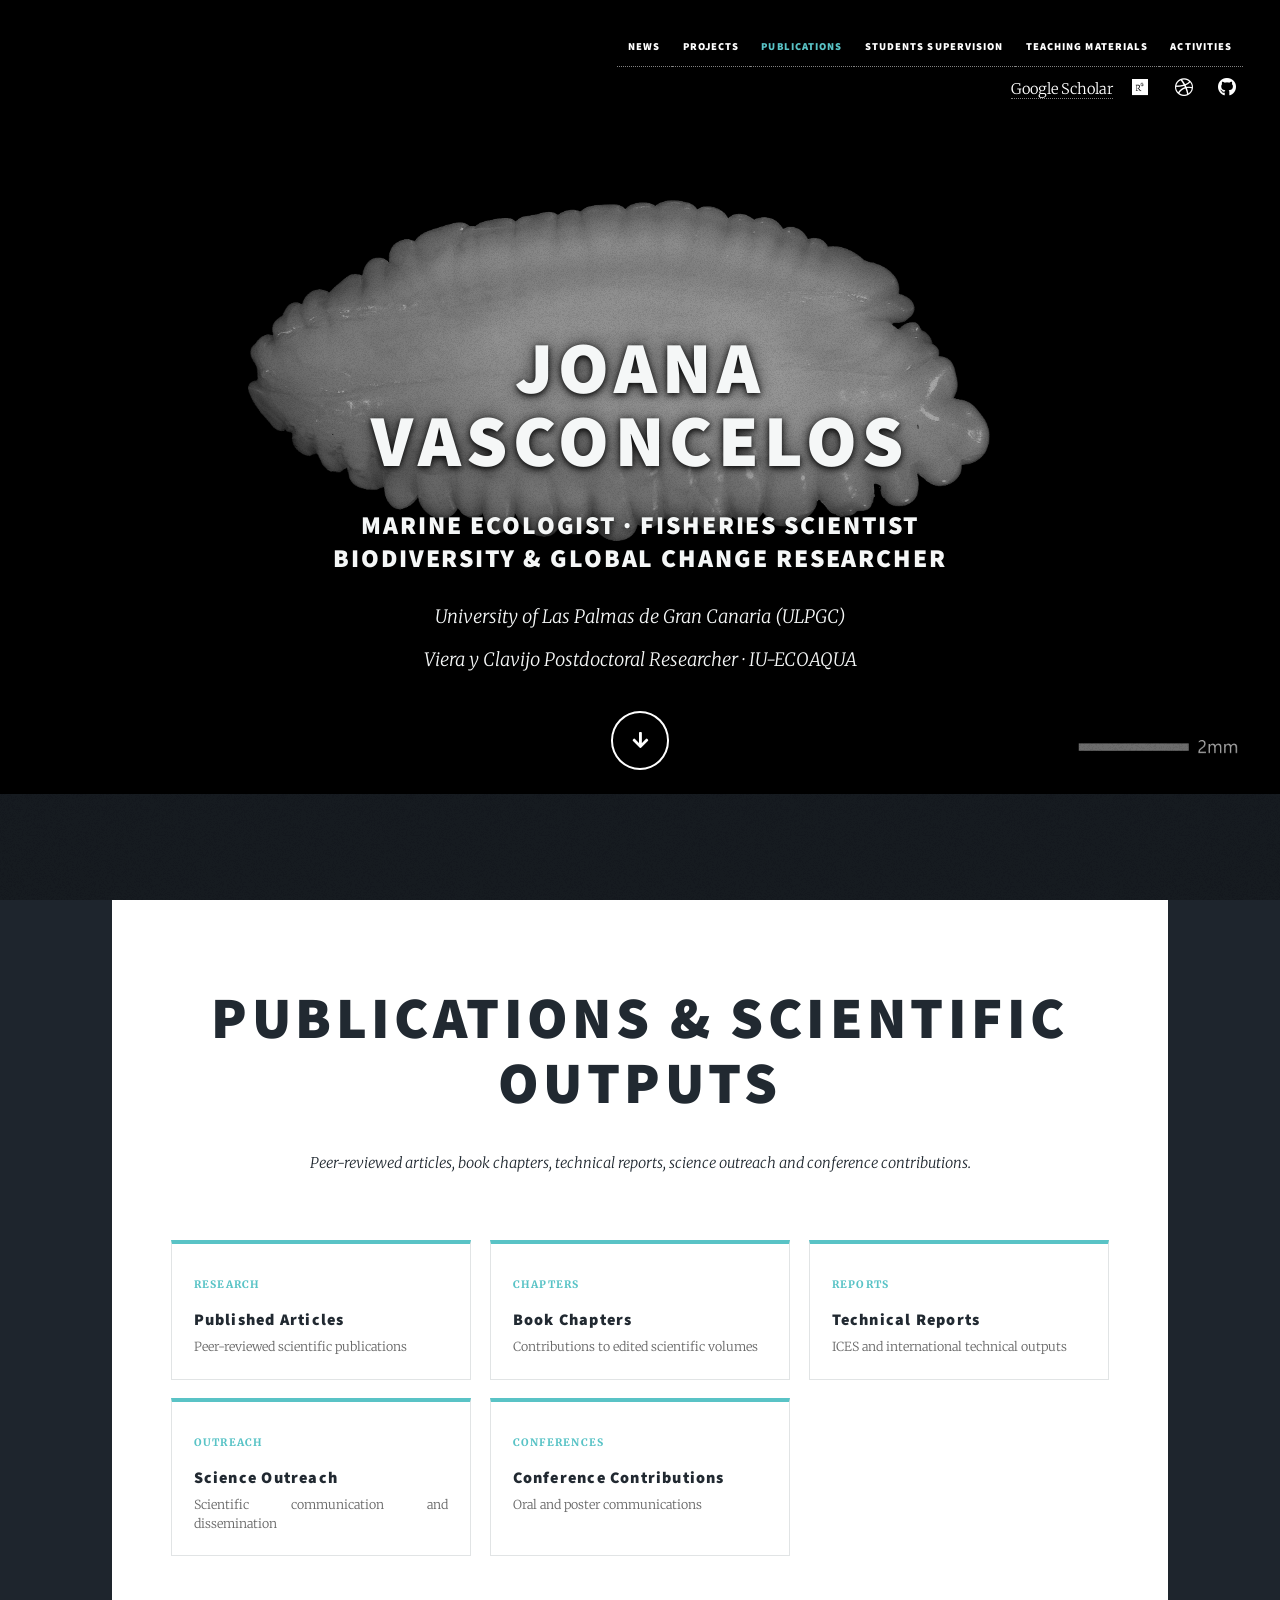
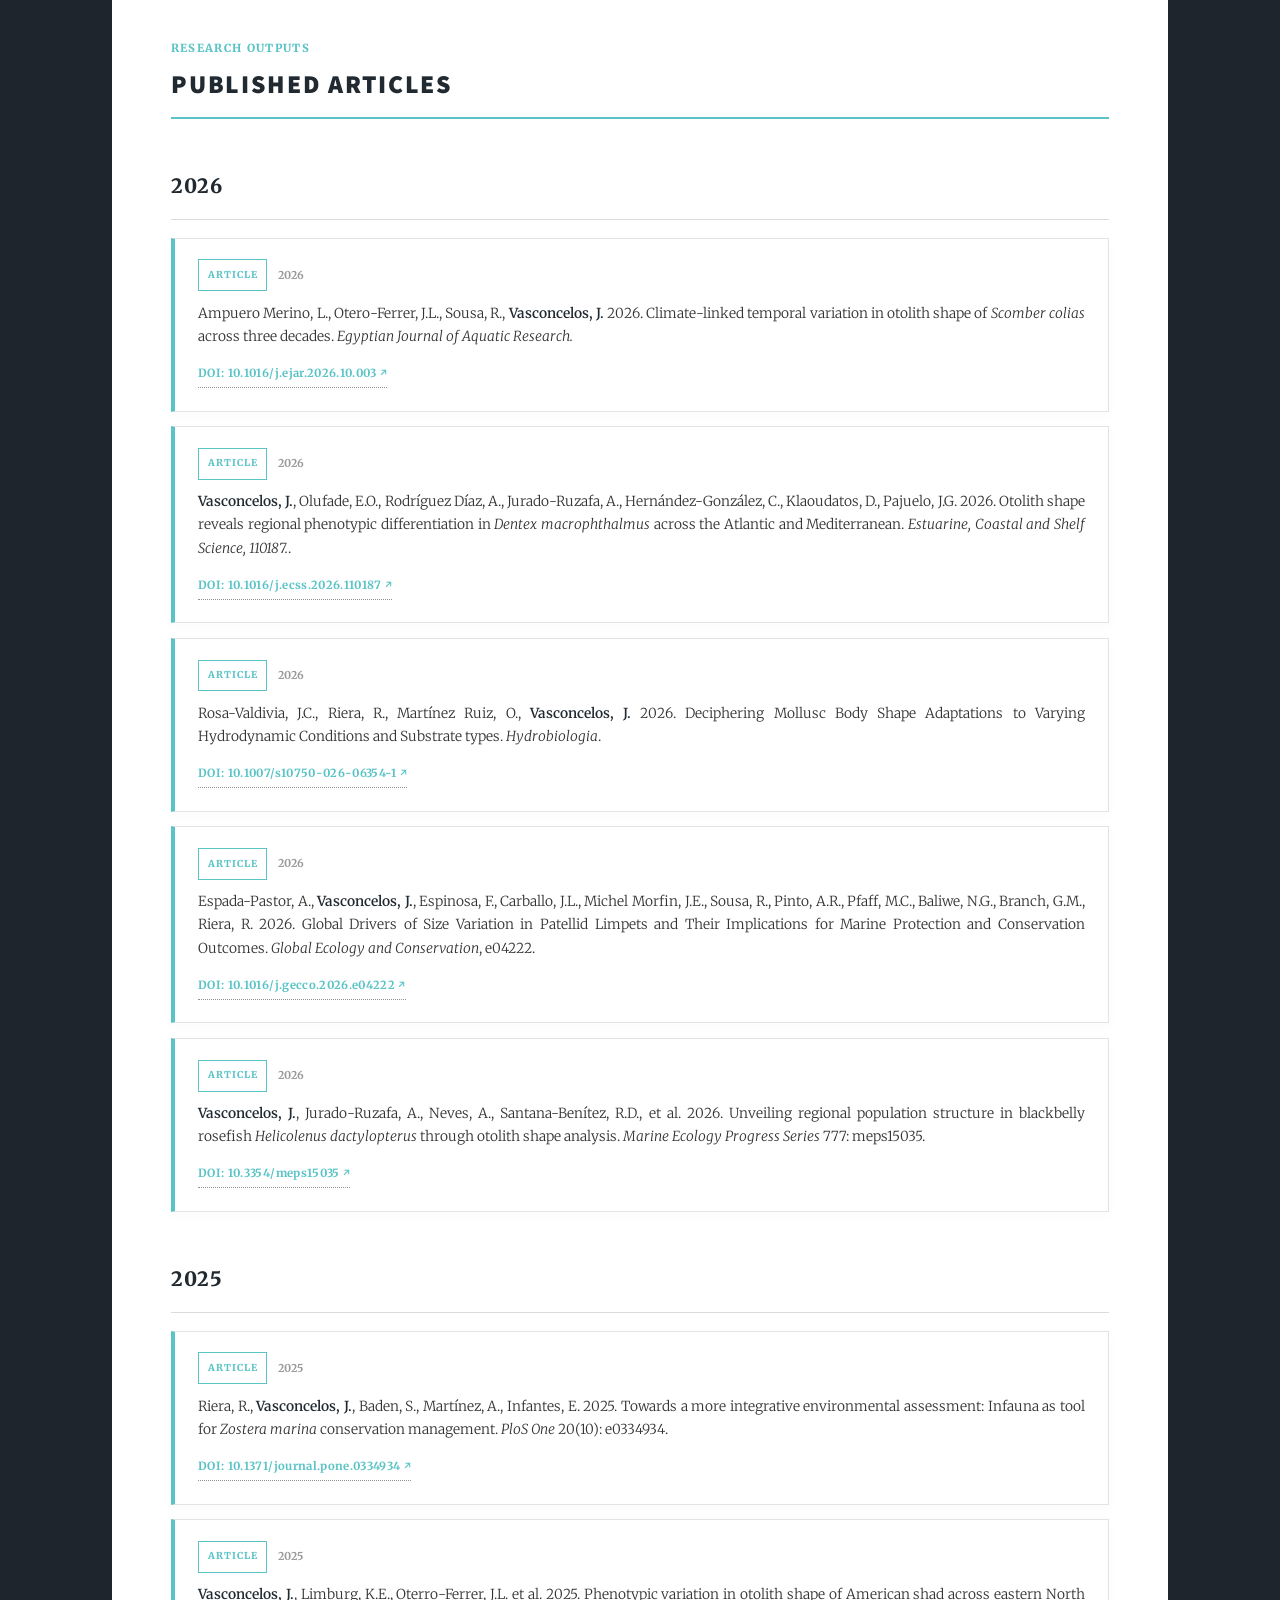
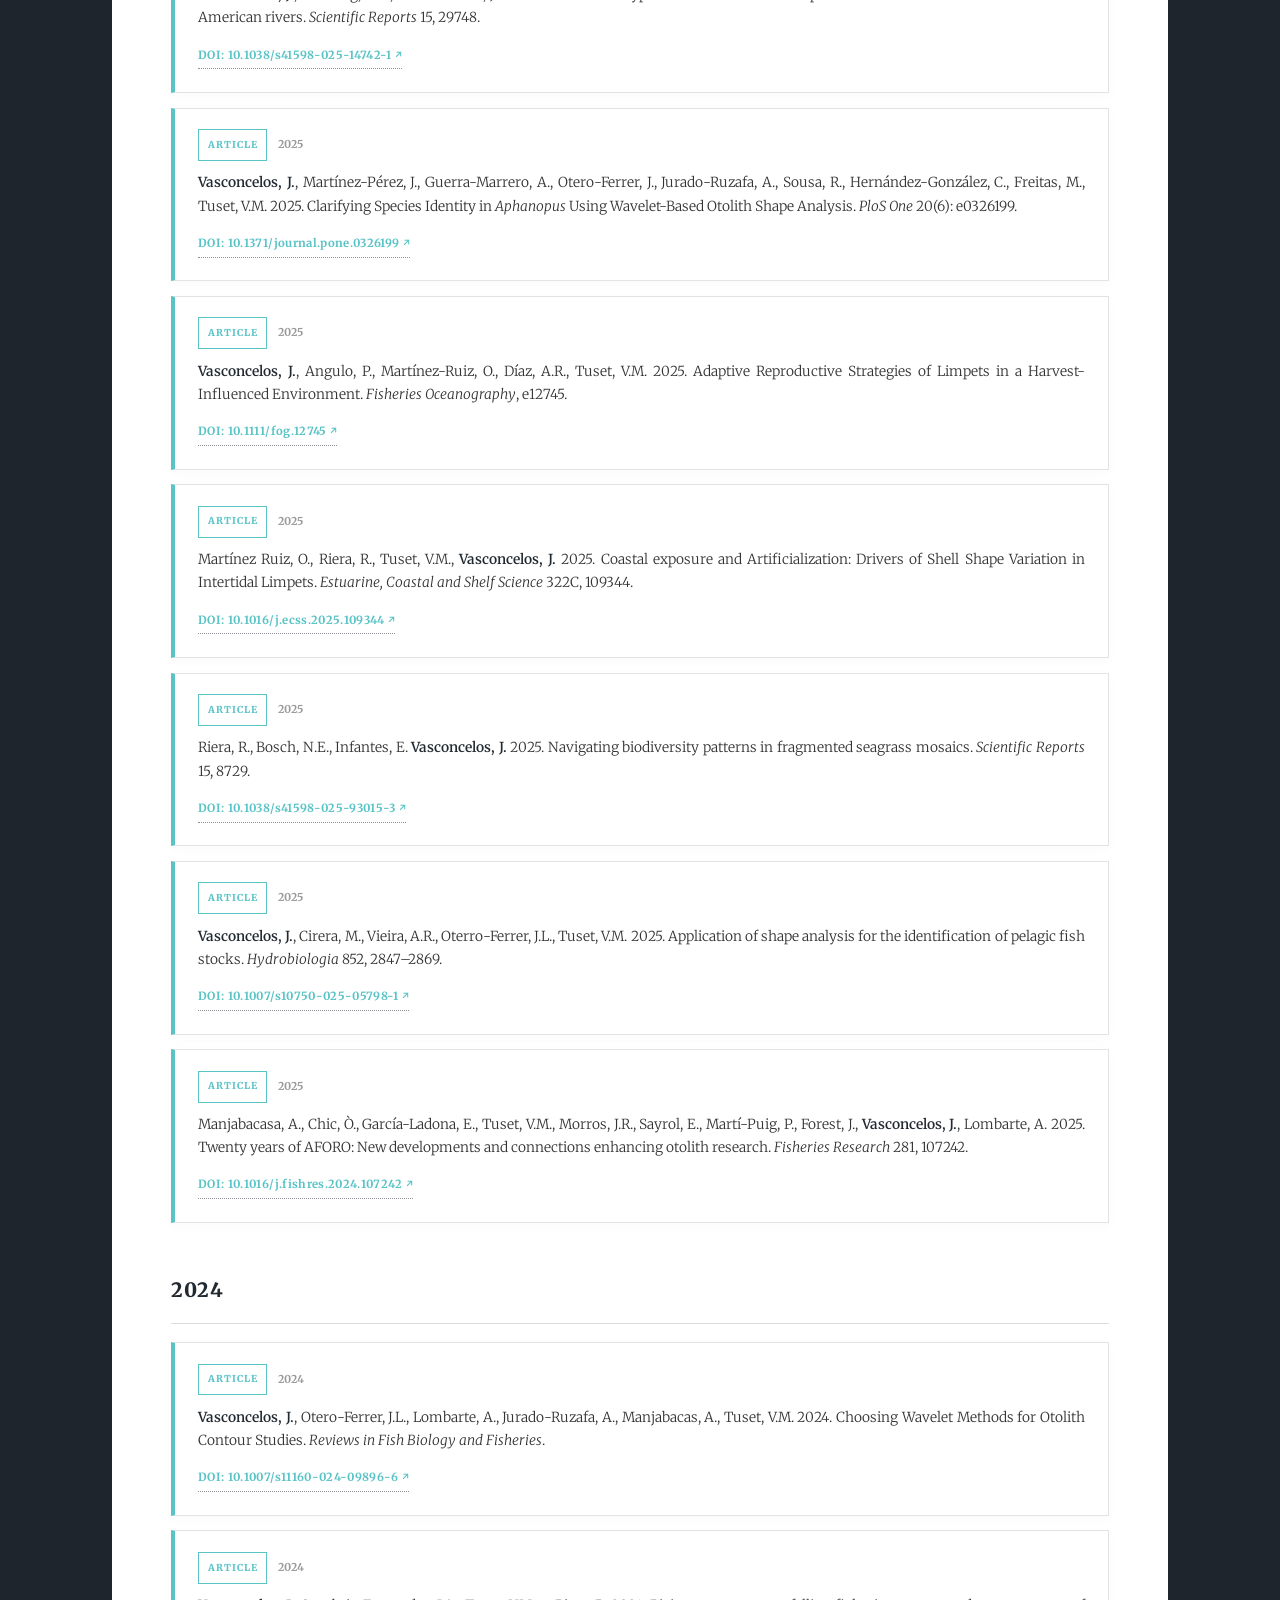
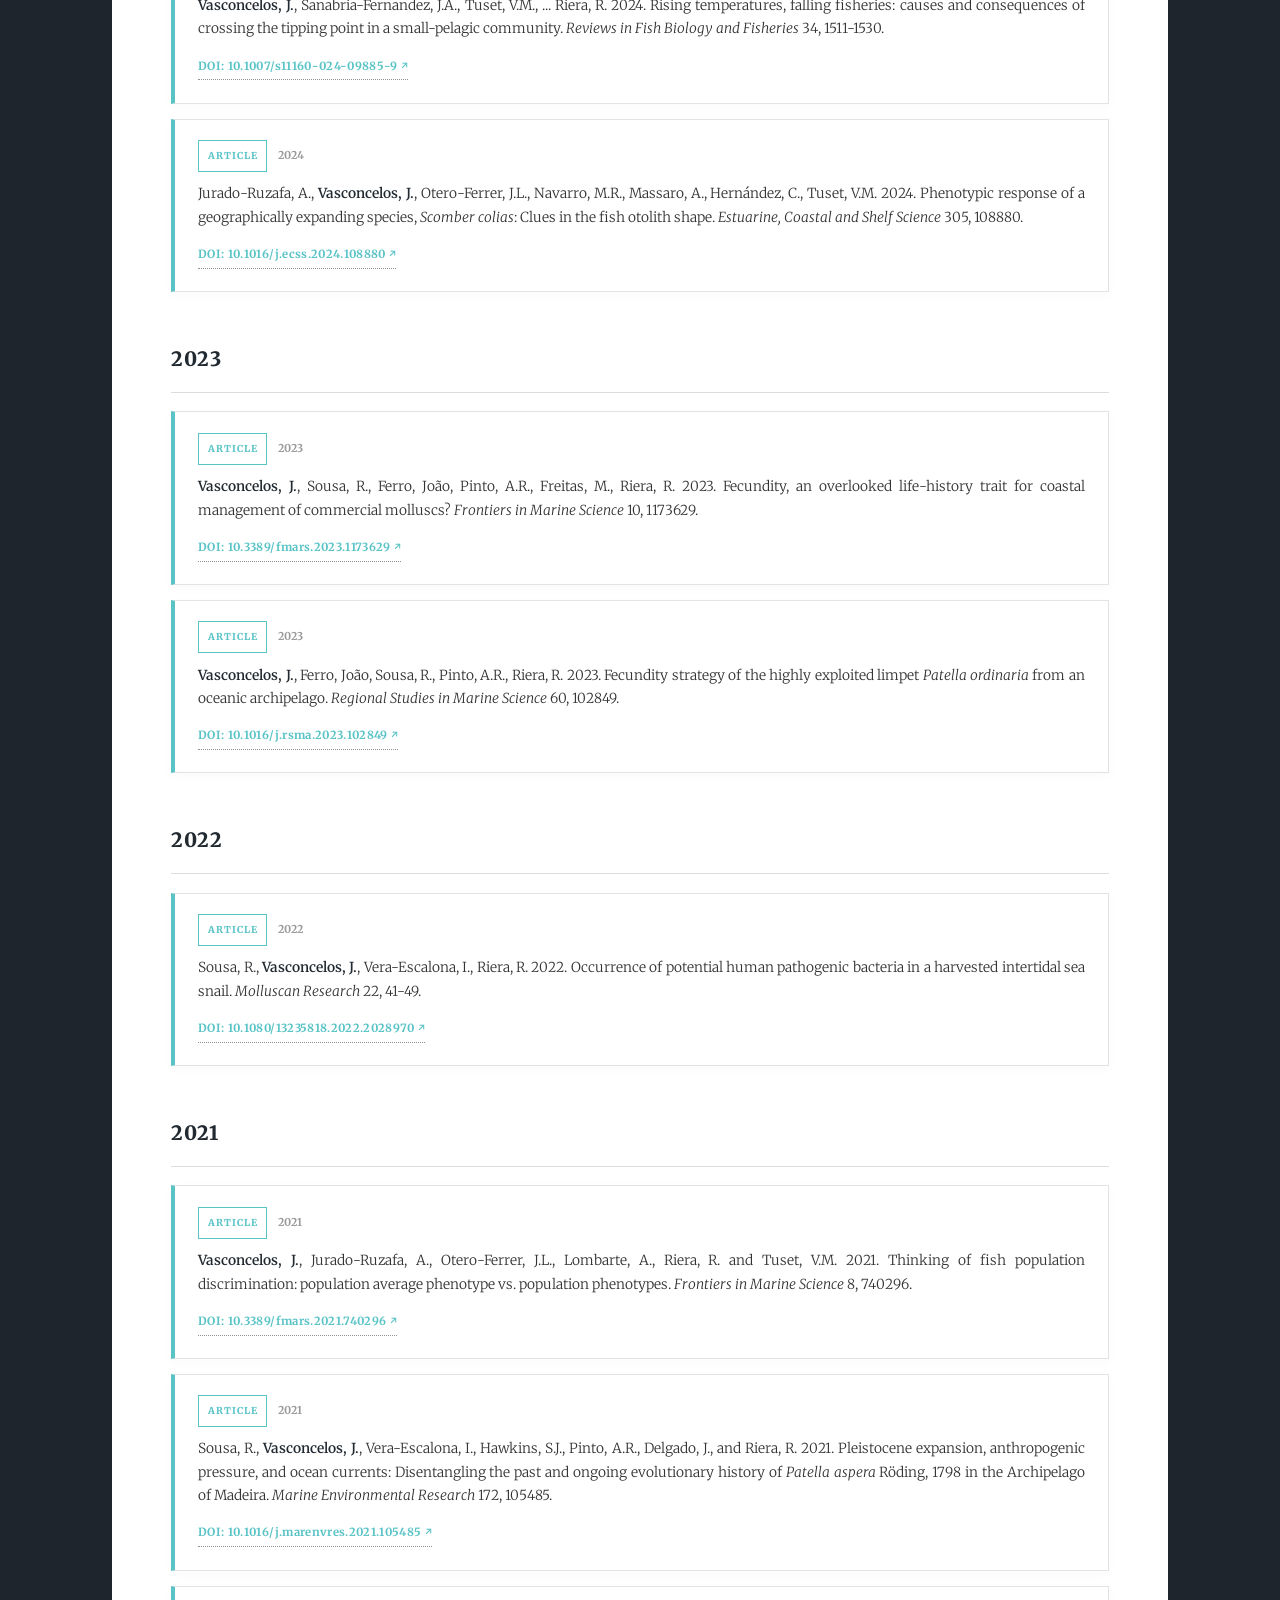
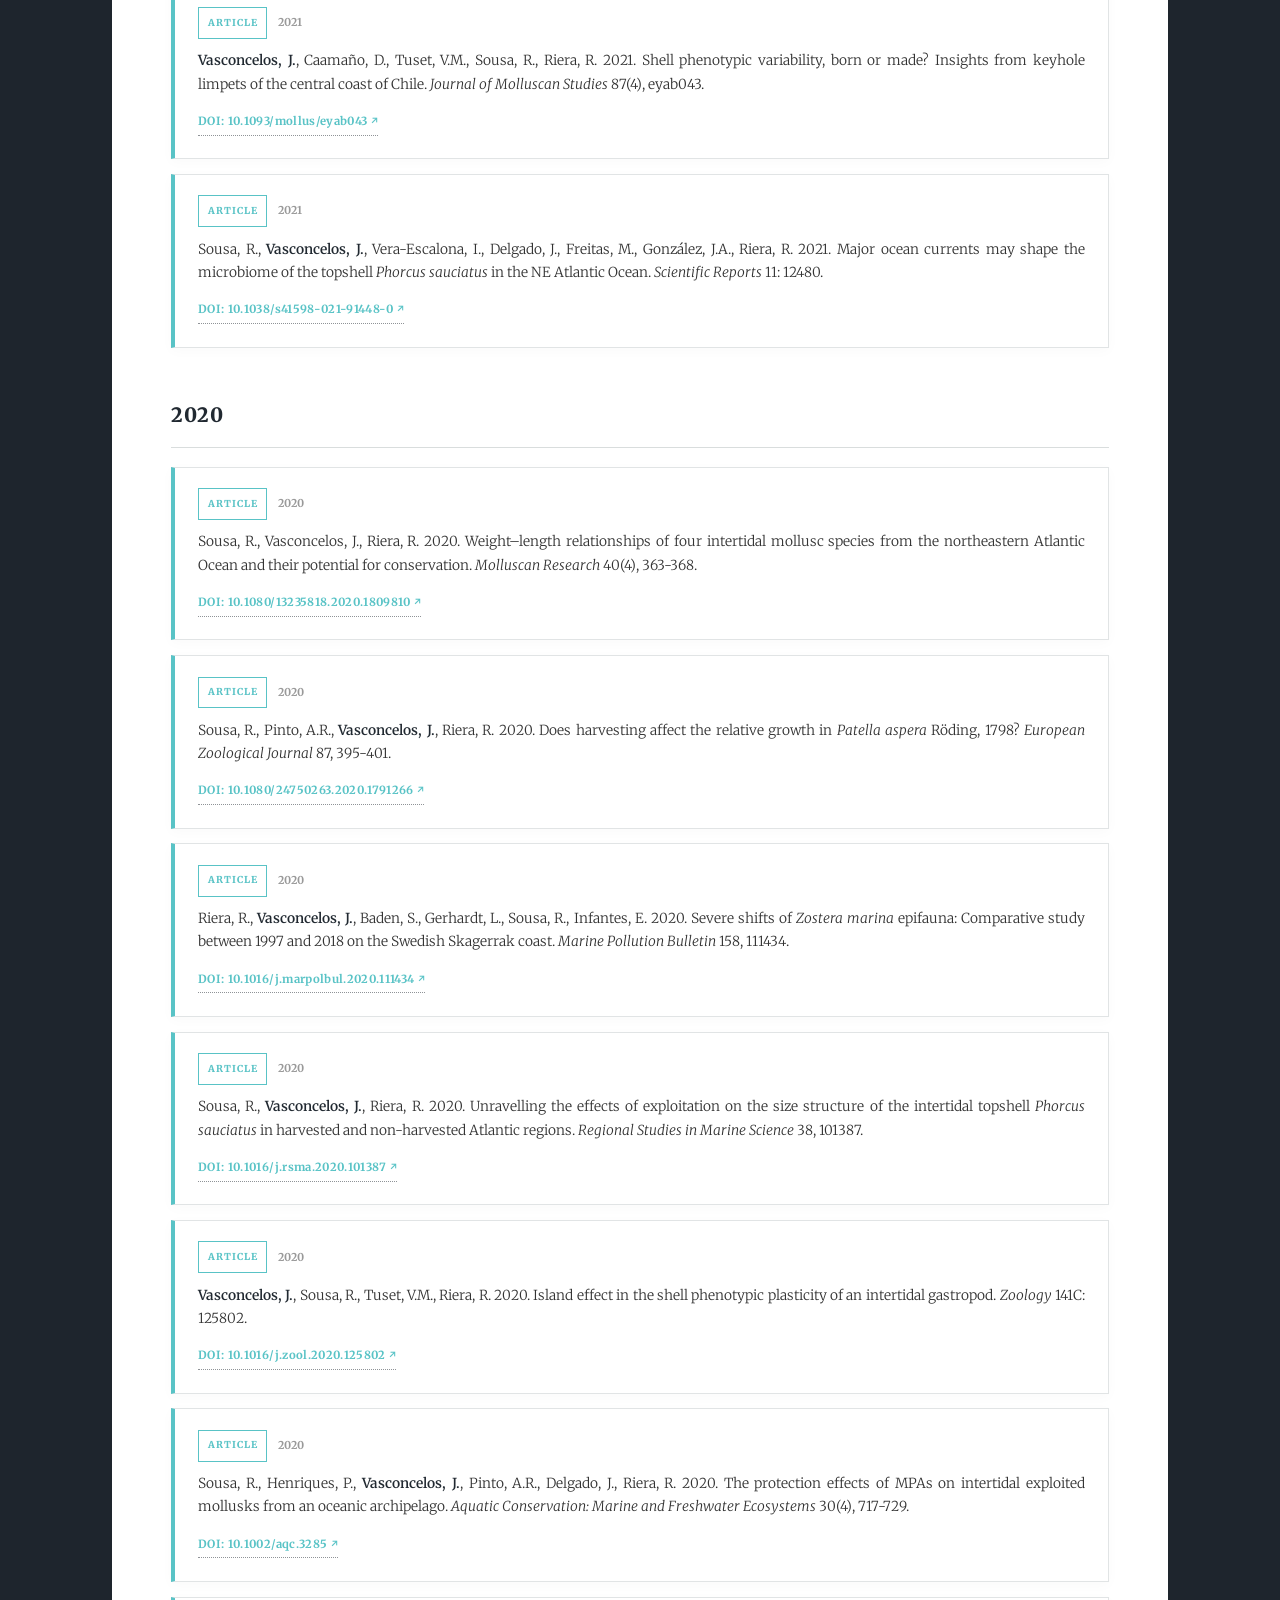
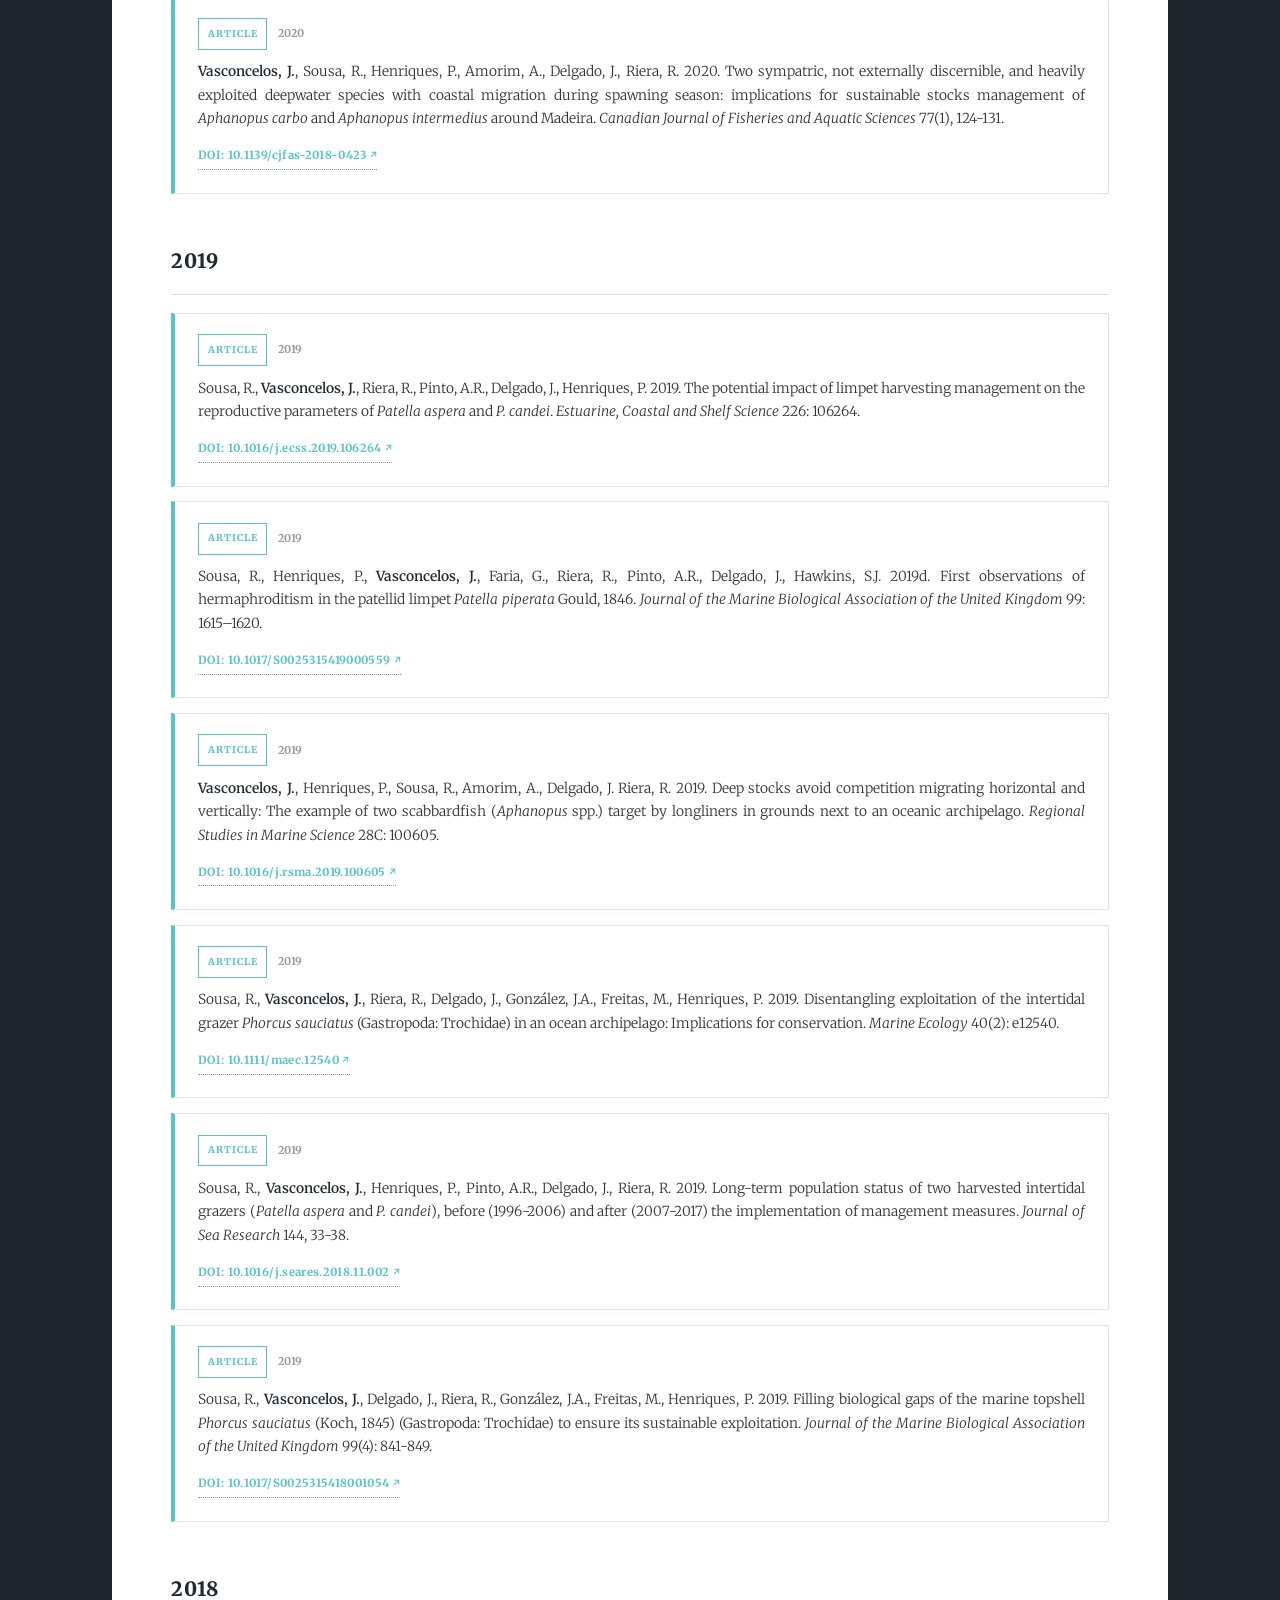
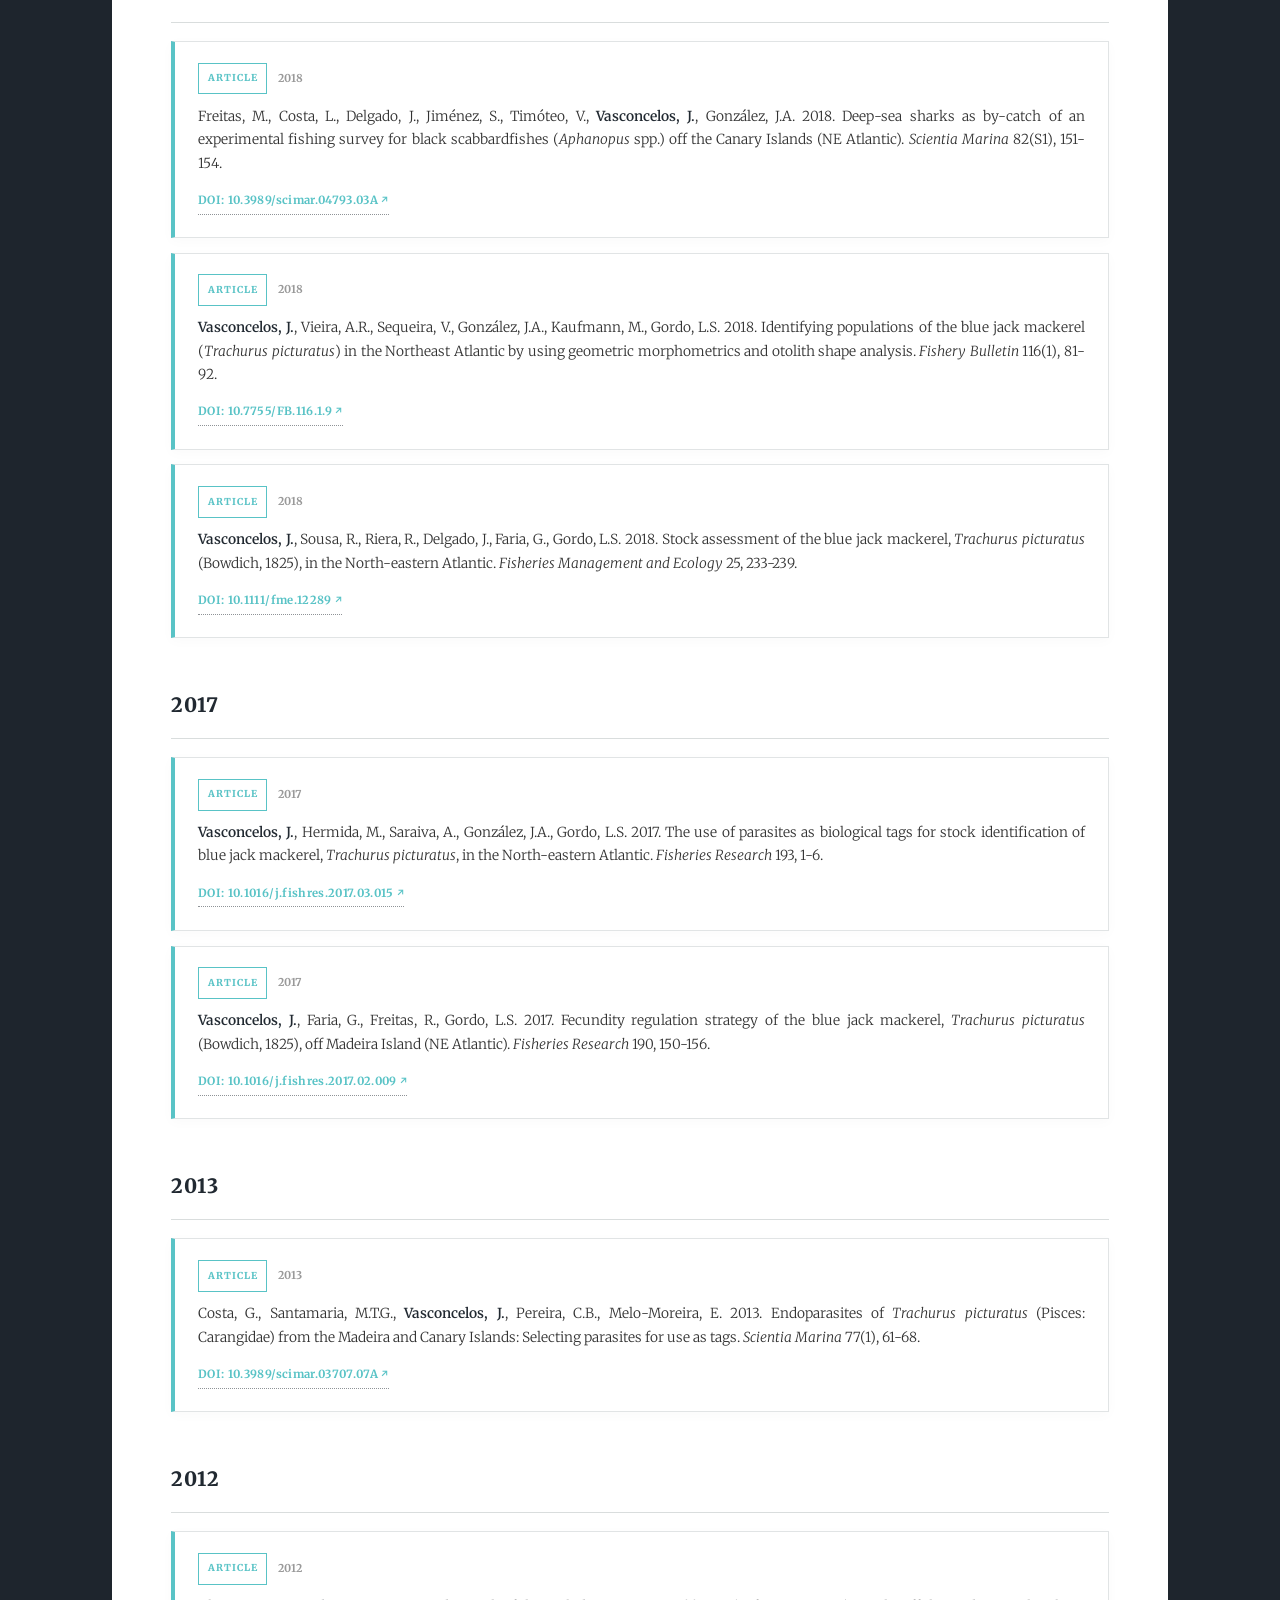
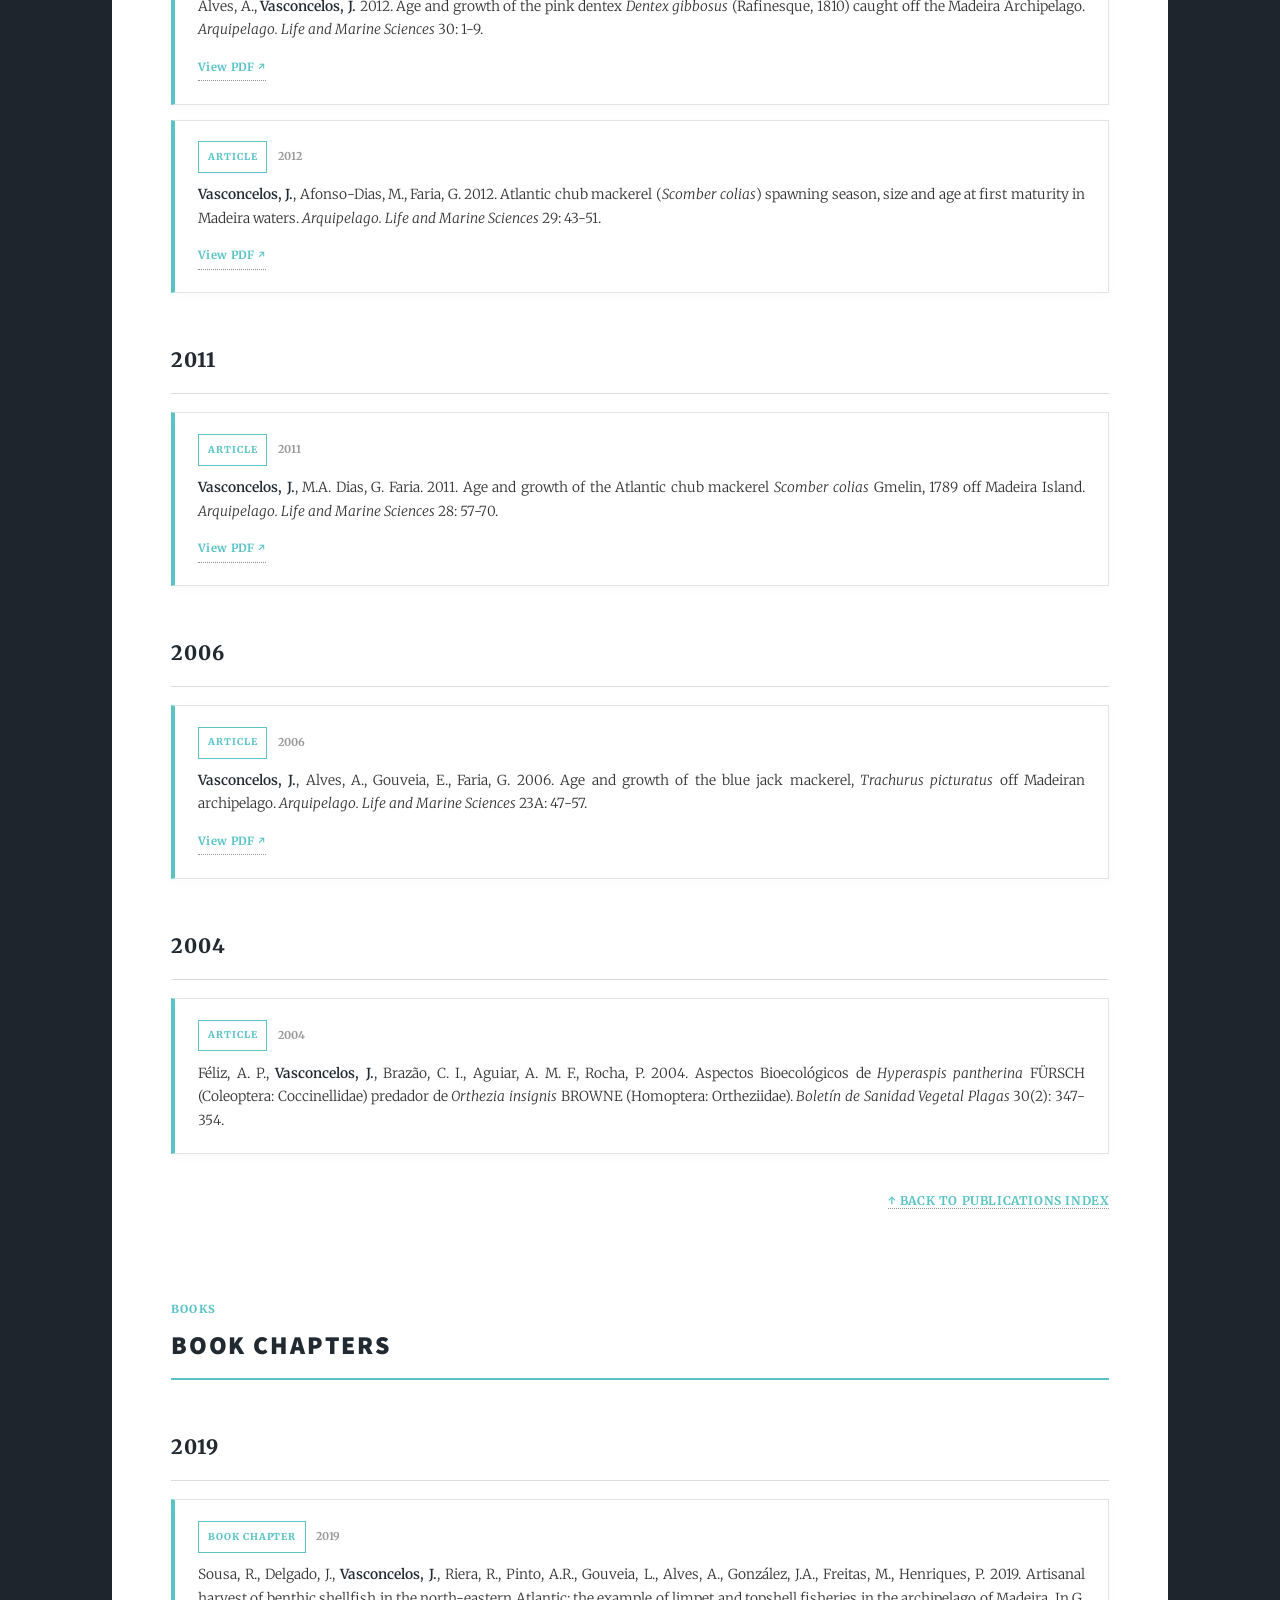
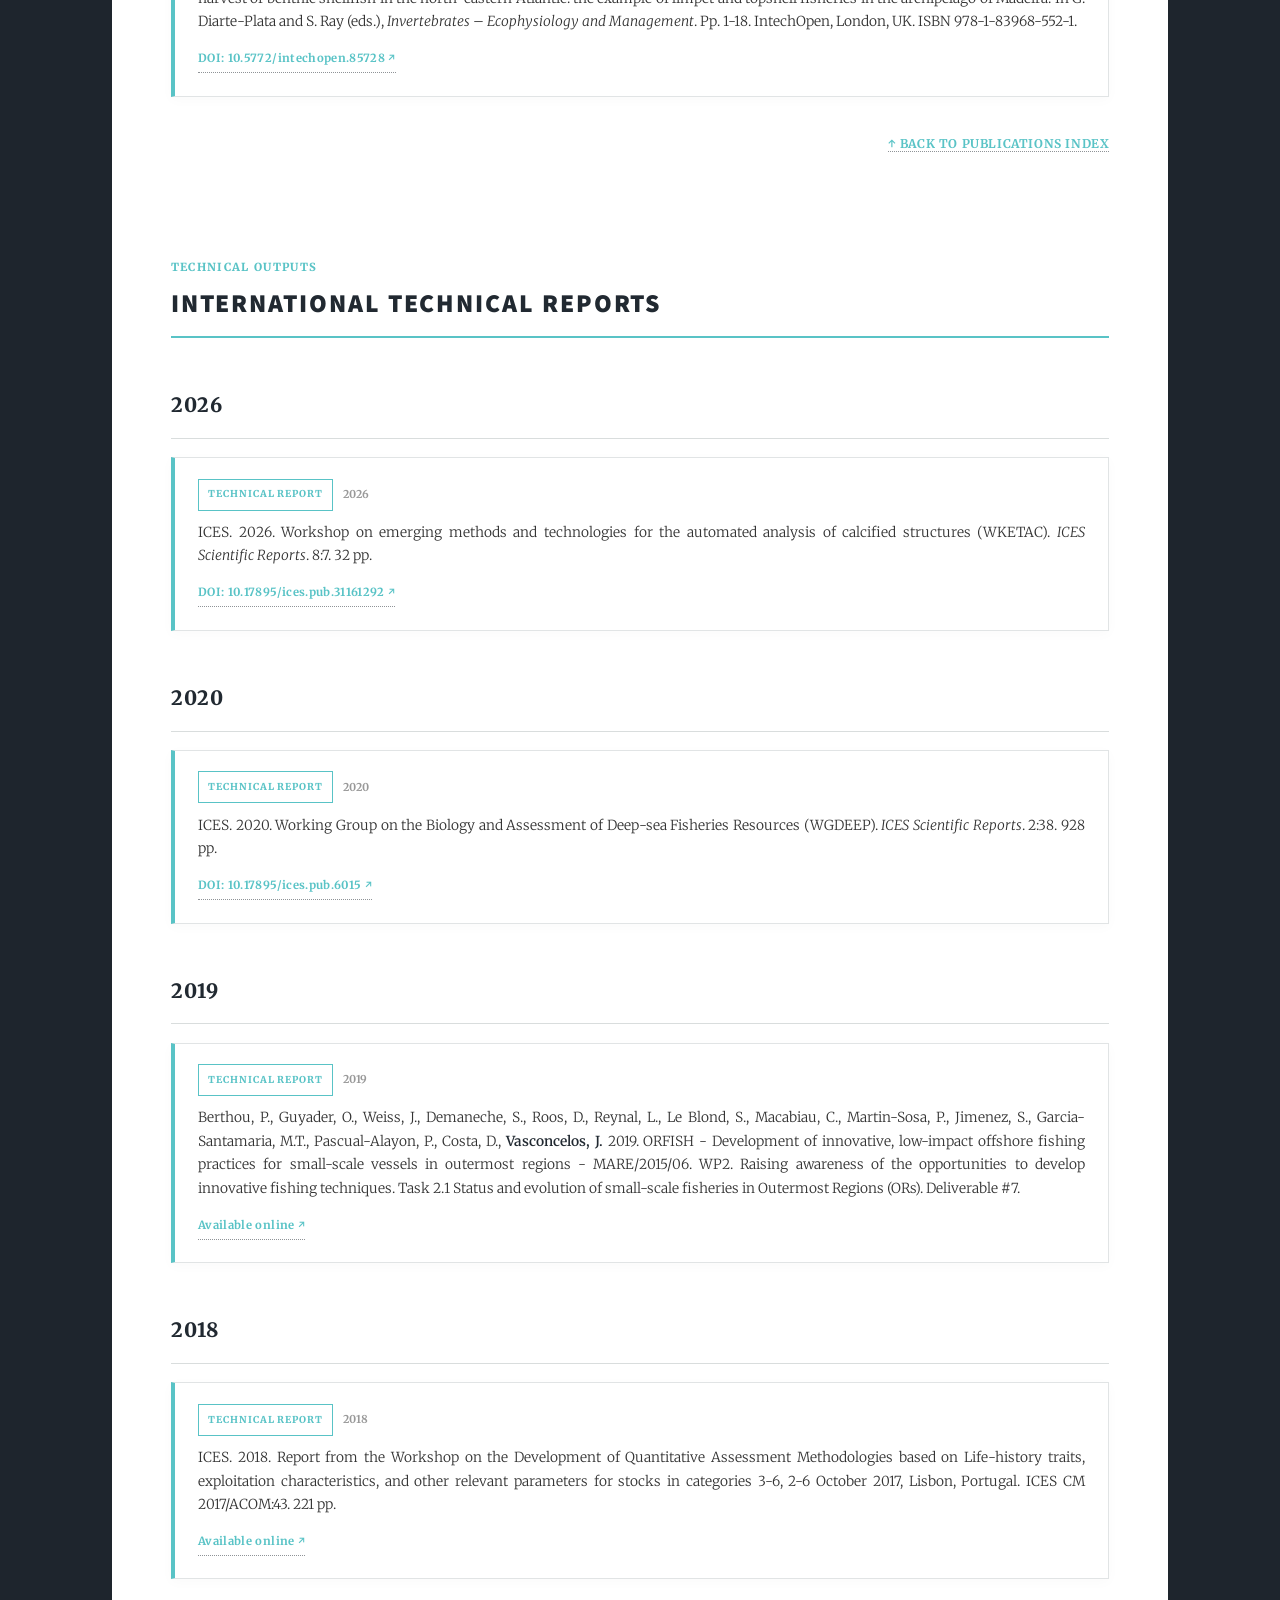
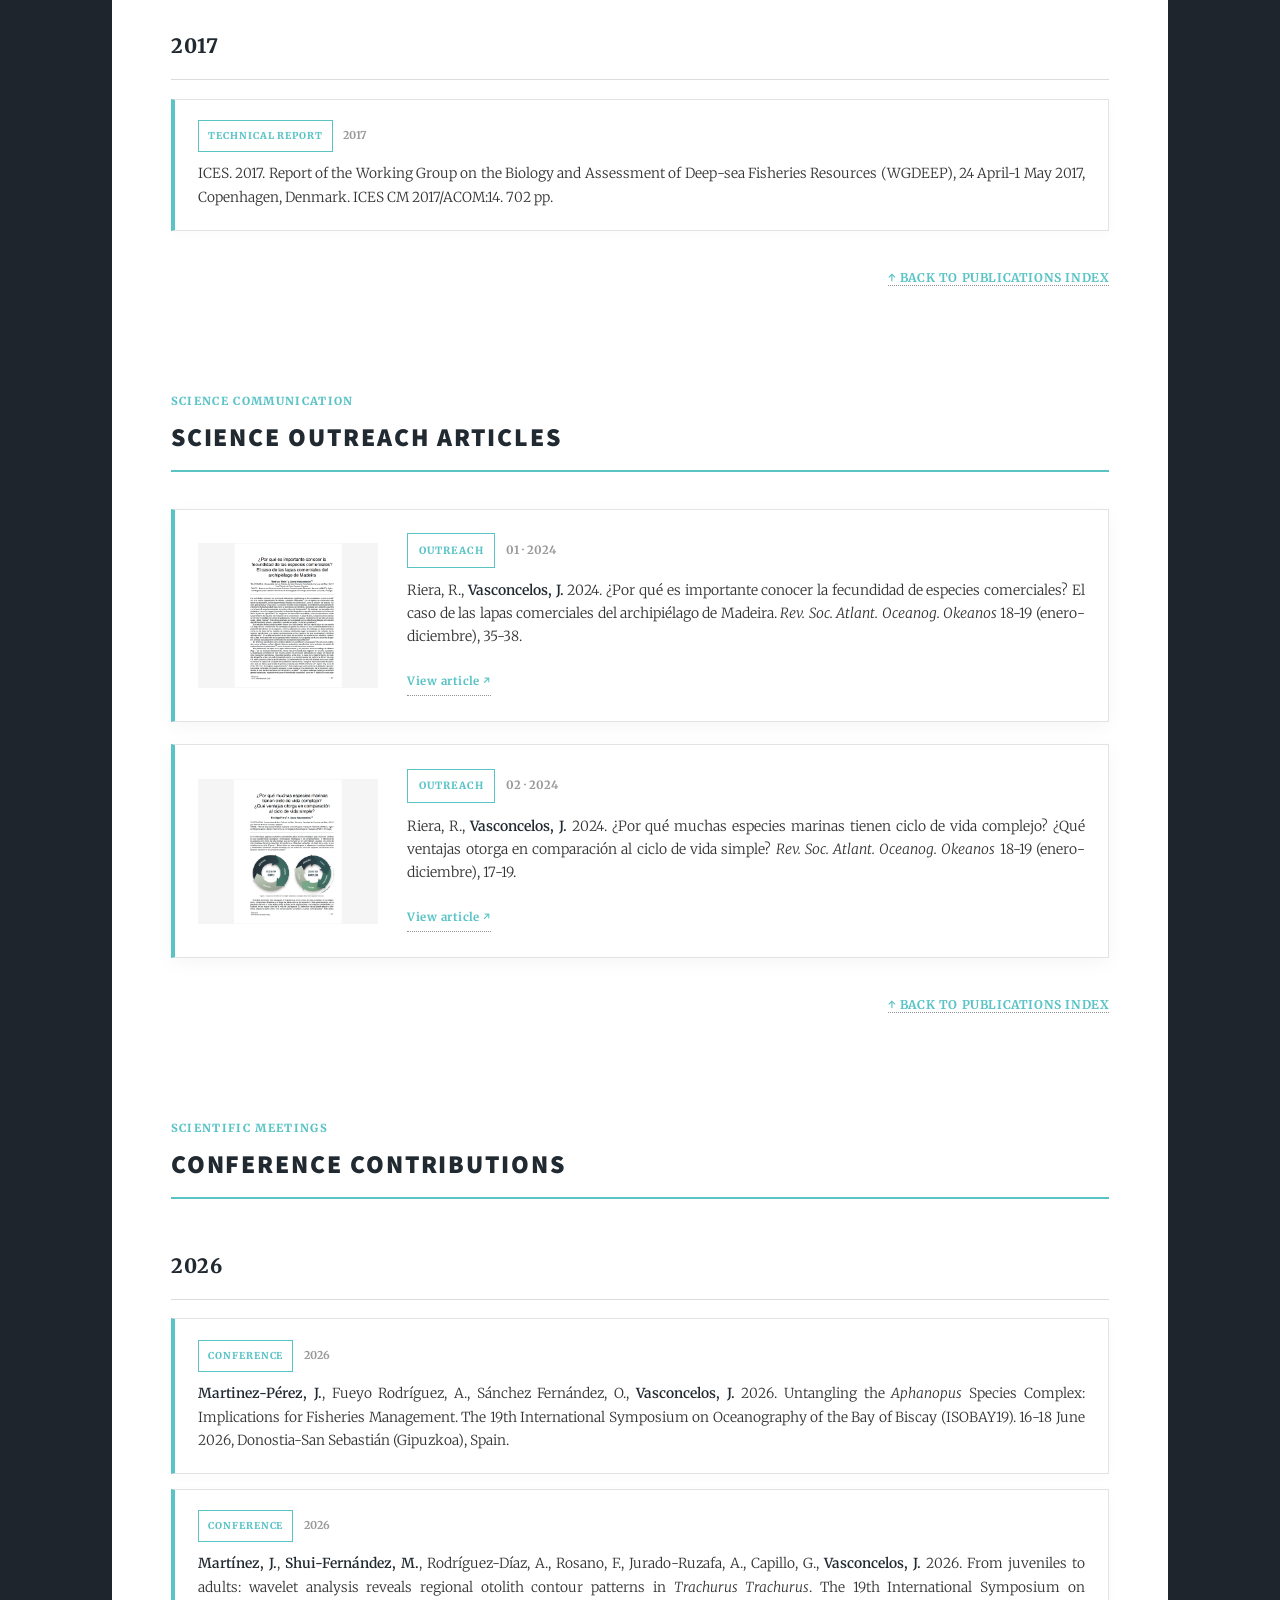
<file: publications.html>
<!DOCTYPE HTML>
<!--
	Massively by HTML5 UP
	html5up.net | @ajlkn
	Free for personal and commercial use under the CCA 3.0 license (html5up.net/license)
-->
<html>
	<head>
		<title>Joana Vasconcelos</title>
		<meta charset="utf-8" />
		<meta name="viewport" content="width=device-width, initial-scale=1, user-scalable=no" />
		<link rel="stylesheet" href="assets/css/main.css" />
		<noscript><link rel="stylesheet" href="assets/css/noscript.css" /></noscript>
	</head>
	<body class="is-preload">

		<!-- Wrapper -->
			<div id="wrapper">

				
<!-- Intro -->
<div id="intro">

    <h1>
        Joana<br />
        Vasconcelos
    </h1>

<h2>
    Marine Ecologist · Fisheries Scientist<br />
    Biodiversity & Global Change Researcher
</h2>

<p>
    University of Las Palmas de Gran Canaria (ULPGC)<br />
    Viera y Clavijo Postdoctoral Researcher · IU-ECOAQUA
</p>

    <ul class="actions">
        <li>
            <a href="#header"
               class="button icon solid solo fa-arrow-down scrolly">
                Continue
            </a>
        </li>
    </ul>

</div>

				<!-- Header -->
					<header id="header">
						<a href="publications.html" class="logo">Publications</a>
					</header>

				<!-- Nav -->
					<nav id="nav">
						<ul class="links">
							<li><a href="index.html">News</a></li>
							<li><a href="projects.html">Projects</a></li>
							<li class="active"><a href="publications.html">Publications</a></li>
							<li><a href="supervision.html">Students supervision</a></li>
							<li><a href="teaching.html">Teaching materials</a></li>
							<li><a href="activities.html">Activities</a></li>
						</ul>
						<ul class="icons">
							<li><a href="https://scholar.google.com/citations?user=bhEMGBIAAAAJ&hl=pt-PT&oi=sra" class="icon-google-scholar"><span class="label">Google Scholar</span></a></li>
							<li><a href="https://www.researchgate.net/profile/Joana_Vasconcelos3" class="icon brands fa-researchgate"><span class="label">Research Gate</span></a></li>
							<li><a href="https://www.uma.pt/directorio/joana-patricia-reis-vasconcelos/" class="icon brands fa-dribbble"><span class="label">Dribbble</span></a></li>
							<li><a href="https://github.com/jreisvasconcelos" class="icon brands fa-github"><span class="label">GitHub</span></a></li>
						</ul>
					</nav>

				<!-- Main -->
					<div id="main">

						<!-- Post -->
							<section class="post">
								<header class="major">
    <h2>Publications & Scientific Outputs</h2>

    <p>
        Peer-reviewed articles, book chapters, technical reports,
        science outreach and conference contributions.
    </p>
</header>

<div id="publications-index" class="publication-index">

    <a href="#published-articles" class="publication-index-card">
        <span>Research</span>
        <h3>Published Articles</h3>
        <p>Peer-reviewed scientific publications</p>
    </a>

    <a href="#book-chapters" class="publication-index-card">
        <span>Chapters</span>
        <h3>Book Chapters</h3>
        <p>Contributions to edited scientific volumes</p>
    </a>

    <a href="#technical-reports" class="publication-index-card">
        <span>Reports</span>
        <h3>Technical Reports</h3>
        <p>ICES and international technical outputs</p>
    </a>

    <a href="#outreach-articles" class="publication-index-card">
        <span>Outreach</span>
        <h3>Science Outreach</h3>
        <p>Scientific communication and dissemination</p>
    </a>

    <a href="#conference-contributions" class="publication-index-card">
        <span>Conferences</span>
        <h3>Conference Contributions</h3>
        <p>Oral and poster communications</p>
    </a>

</div>

								<!-- Text stuff -->
							
							
 <section id="published-articles" class="publications-list-section">

    <header class="publications-section-heading">
        <span>Research Outputs</span>
        <h2>Published Articles</h2>
    </header>


    <div class="publication-year">
        2026
    </div>


<article class="pub-entry">

    <div class="pub-entry-meta">
        <span class="pub-type">Article</span>
        <span class="pub-year-small">2026</span>
    </div>

    <p class="pub-citation">
       Ampuero Merino, L., Otero-Ferrer, J.L., Sousa, R., <b>Vasconcelos, J.</b> 2026.
        Climate-linked temporal variation in otolith shape of <i>Scomber colias</i> across three decades.
        <i>Egyptian Journal of Aquatic Research.</i>
    </p>

    <a
        href="https://doi.org/10.1016/j.ejar.2026.10.003"
        class="pub-doi"

    >
        DOI: 10.1016/j.ejar.2026.10.003 ↗
    </a>

</article>



    <article class="pub-entry">

        <div class="pub-entry-meta">
            <span class="pub-type">Article</span>
            <span class="pub-year-small">2026</span>
        </div>

        <p class="pub-citation">
            <b>Vasconcelos, J.</b>, Olufade, E.O., Rodríguez Díaz, A.,
            Jurado-Ruzafa, A., Hernández-González, C., Klaoudatos, D.,
            Pajuelo, J.G. 2026.
            Otolith shape reveals regional phenotypic differentiation in 
            <i>Dentex macrophthalmus</i> across the Atlantic and Mediterranean.
            <i>Estuarine, Coastal and Shelf Science, 110187.</i>.
        </p>

        <a
            href="https://doi.org/10.1016/j.ecss.2026.110187"
            class="pub-doi"
        >
            DOI: 10.1016/j.ecss.2026.110187 ↗
        </a>

    </article>


    <article class="pub-entry">

        <div class="pub-entry-meta">
            <span class="pub-type">Article</span>
            <span class="pub-year-small">2026</span>
        </div>

        <p class="pub-citation">
            Rosa-Valdivia, J.C., Riera, R., Martínez Ruiz, O.,
            <b>Vasconcelos, J.</b> 2026.
            Deciphering Mollusc Body Shape Adaptations to Varying
            Hydrodynamic Conditions and Substrate types.
            <i>Hydrobiologia</i>.
        </p>

        <a
            href="https://doi.org/10.1007/s10750-026-06354-1"
            class="pub-doi"
        >
            DOI: 10.1007/s10750-026-06354-1 ↗
        </a>

    </article>


    <article class="pub-entry">

        <div class="pub-entry-meta">
            <span class="pub-type">Article</span>
            <span class="pub-year-small">2026</span>
        </div>

        <p class="pub-citation">
            Espada-Pastor, A., <b>Vasconcelos, J.</b>, Espinosa, F.,
            Carballo, J.L., Michel Morfin, J.E., Sousa, R., Pinto, A.R.,
            Pfaff, M.C., Baliwe, N.G., Branch, G.M., Riera, R. 2026.
            Global Drivers of Size Variation in Patellid Limpets and
            Their Implications for Marine Protection and Conservation Outcomes.
            <i>Global Ecology and Conservation</i>, e04222.
        </p>

        <a
            href="https://doi.org/10.1016/j.gecco.2026.e04222"
            class="pub-doi"
        >
            DOI: 10.1016/j.gecco.2026.e04222 ↗
        </a>

    </article>


    <article class="pub-entry">

        <div class="pub-entry-meta">
            <span class="pub-type">Article</span>
            <span class="pub-year-small">2026</span>
        </div>

        <p class="pub-citation">
            <b>Vasconcelos, J.</b>, Jurado-Ruzafa, A., Neves, A.,
            Santana-Benítez, R.D., et al. 2026.
            Unveiling regional population structure in blackbelly rosefish
            <i>Helicolenus dactylopterus</i> through otolith shape analysis.
            <i>Marine Ecology Progress Series</i> 777: meps15035.
        </p>

        <a
            href="https://doi.org/10.3354/meps15035"
            class="pub-doi"
        >
            DOI: 10.3354/meps15035 ↗
        </a>

    </article>
	


<!-- =========================================================
     2025
     ========================================================= -->

<div class="publication-year">
    2025
</div>


<!-- =====================================================
     01
     ===================================================== -->

<article class="pub-entry">

    <div class="pub-entry-meta">
        <span class="pub-type">Article</span>
        <span class="pub-year-small">2025</span>
    </div>

    <p class="pub-citation">
        Riera, R., <b>Vasconcelos, J.</b>, Baden, S.,
        Martínez, A., Infantes, E. 2025.
        Towards a more integrative environmental assessment:
        Infauna as tool for <i>Zostera marina</i> conservation management.
        <i>PloS One</i> 20(10): e0334934.
    </p>

    <a
        href="https://doi.org/10.1371/journal.pone.0334934"
        class="pub-doi"
    >
        DOI: 10.1371/journal.pone.0334934 ↗
    </a>

</article>



<!-- =====================================================
     02
     ===================================================== -->

<article class="pub-entry">

    <div class="pub-entry-meta">
        <span class="pub-type">Article</span>
        <span class="pub-year-small">2025</span>
    </div>

    <p class="pub-citation">
        <b>Vasconcelos, J.</b>, Limburg, K.E.,
        Oterro-Ferrer, J.L. et al. 2025.
        Phenotypic variation in otolith shape of American shad
        across eastern North American rivers.
        <i>Scientific Reports</i> 15, 29748.
    </p>

    <a
        href="https://doi.org/10.1038/s41598-025-14742-1"
        class="pub-doi"
    >
        DOI: 10.1038/s41598-025-14742-1 ↗
    </a>

</article>



<!-- =====================================================
     03
     ===================================================== -->

<article class="pub-entry">

    <div class="pub-entry-meta">
        <span class="pub-type">Article</span>
        <span class="pub-year-small">2025</span>
    </div>

    <p class="pub-citation">
        <b>Vasconcelos, J.</b>, Martínez-Pérez, J.,
        Guerra-Marrero, A., Otero-Ferrer, J.,
        Jurado-Ruzafa, A., Sousa, R.,
        Hernández-González, C., Freitas, M.,
        Tuset, V.M. 2025.
        Clarifying Species Identity in <i>Aphanopus</i>
        Using Wavelet-Based Otolith Shape Analysis.
        <i>PloS One</i> 20(6): e0326199.
    </p>

    <a
        href="https://doi.org/10.1371/journal.pone.0326199"
        class="pub-doi"
    >
        DOI: 10.1371/journal.pone.0326199 ↗
    </a>

</article>



<!-- =====================================================
     04
     ===================================================== -->

<article class="pub-entry">

    <div class="pub-entry-meta">
        <span class="pub-type">Article</span>
        <span class="pub-year-small">2025</span>
    </div>

    <p class="pub-citation">
        <b>Vasconcelos, J.</b>, Angulo, P.,
        Martínez-Ruiz, O., Díaz, A.R., Tuset, V.M. 2025.
        Adaptive Reproductive Strategies of Limpets
        in a Harvest-Influenced Environment.
        <i>Fisheries Oceanography</i>, e12745.
    </p>

    <a
        href="https://onlinelibrary.wiley.com/doi/10.1111/fog.12745"
        class="pub-doi"
    >
        DOI: 10.1111/fog.12745 ↗
    </a>

</article>



<!-- =====================================================
     05
     ===================================================== -->

<article class="pub-entry">

    <div class="pub-entry-meta">
        <span class="pub-type">Article</span>
        <span class="pub-year-small">2025</span>
    </div>

    <p class="pub-citation">
        Martínez Ruiz, O., Riera, R., Tuset, V.M.,
        <b>Vasconcelos, J.</b> 2025.
        Coastal exposure and Artificialization:
        Drivers of Shell Shape Variation in Intertidal Limpets.
        <i>Estuarine, Coastal and Shelf Science</i>
        322C, 109344.
    </p>

    <a
        href="https://doi.org/10.1016/j.ecss.2025.109344"
        class="pub-doi"
    >
        DOI: 10.1016/j.ecss.2025.109344 ↗
    </a>

</article>



<!-- =====================================================
     06
     ===================================================== -->

<article class="pub-entry">

    <div class="pub-entry-meta">
        <span class="pub-type">Article</span>
        <span class="pub-year-small">2025</span>
    </div>

    <p class="pub-citation">
        Riera, R., Bosch, N.E., Infantes, E.
        <b>Vasconcelos, J.</b> 2025.
        Navigating biodiversity patterns in fragmented seagrass mosaics.
        <i>Scientific Reports</i> 15, 8729.
    </p>

    <a
        href="https://doi.org/10.1038/s41598-025-93015-3"
        class="pub-doi"
    >
        DOI: 10.1038/s41598-025-93015-3 ↗
    </a>

</article>



<!-- =====================================================
     07
     ===================================================== -->

<article class="pub-entry">

    <div class="pub-entry-meta">
        <span class="pub-type">Article</span>
        <span class="pub-year-small">2025</span>
    </div>

    <p class="pub-citation">
        <b>Vasconcelos, J.</b>, Cirera, M.,
        Vieira, A.R., Oterro-Ferrer, J.L., Tuset, V.M. 2025.
        Application of shape analysis for the identification
        of pelagic fish stocks.
        <i>Hydrobiologia</i> 852, 2847–2869.
    </p>

    <a
        href="https://doi.org/10.1007/s10750-025-05798-1"
        class="pub-doi"
    >
        DOI: 10.1007/s10750-025-05798-1 ↗
    </a>

</article>



<!-- =====================================================
     08
     ===================================================== -->

<article class="pub-entry">

    <div class="pub-entry-meta">
        <span class="pub-type">Article</span>
        <span class="pub-year-small">2025</span>
    </div>

    <p class="pub-citation">
        Manjabacasa, A., Chic, Ò., García-Ladona, E.,
        Tuset, V.M., Morros, J.R., Sayrol, E.,
        Martí-Puig, P., Forest, J.,
        <b>Vasconcelos, J.</b>, Lombarte, A. 2025.
        Twenty years of AFORO:
        New developments and connections enhancing otolith research.
        <i>Fisheries Research</i> 281, 107242.
    </p>

    <a
        href="https://doi.org/10.1016/j.fishres.2024.107242"
        class="pub-doi"
    >
        DOI: 10.1016/j.fishres.2024.107242 ↗
    </a>

</article>




<!-- =========================================================
     2024
     ========================================================= -->

<div class="publication-year">
    2024
</div>


<!-- =====================================================
     01
     ===================================================== -->

<article class="pub-entry">

    <div class="pub-entry-meta">
        <span class="pub-type">Article</span>
        <span class="pub-year-small">2024</span>
    </div>

    <p class="pub-citation">
        <b>Vasconcelos, J.</b>, Otero-Ferrer, J.L.,
        Lombarte, A., Jurado-Ruzafa, A., Manjabacas, A.,
        Tuset, V.M. 2024.
        Choosing Wavelet Methods for Otolith Contour Studies.
        <i>Reviews in Fish Biology and Fisheries</i>.
    </p>

    <a
        href="https://doi.org/10.1007/s11160-024-09896-6"
        class="pub-doi"
    >
        DOI: 10.1007/s11160-024-09896-6 ↗
    </a>

</article>



<!-- =====================================================
     02
     ===================================================== -->

<article class="pub-entry">

    <div class="pub-entry-meta">
        <span class="pub-type">Article</span>
        <span class="pub-year-small">2024</span>
    </div>

    <p class="pub-citation">
        <b>Vasconcelos, J.</b>, Sanabria-Fernandez, J.A.,
        Tuset, V.M., ... Riera, R. 2024.
        Rising temperatures, falling fisheries:
        causes and consequences of crossing the tipping point
        in a small-pelagic community.
        <i>Reviews in Fish Biology and Fisheries</i>
        34, 1511-1530.
    </p>

    <a
        href="https://doi.org/10.1007/s11160-024-09885-9"
        class="pub-doi"
    >
        DOI: 10.1007/s11160-024-09885-9 ↗
    </a>

</article>



<!-- =====================================================
     03
     ===================================================== -->

<article class="pub-entry">

    <div class="pub-entry-meta">
        <span class="pub-type">Article</span>
        <span class="pub-year-small">2024</span>
    </div>

    <p class="pub-citation">
        Jurado-Ruzafa, A., <b>Vasconcelos, J.</b>,
        Otero-Ferrer, J.L., Navarro, M.R., Massaro, A.,
        Hernández, C., Tuset, V.M. 2024.
        Phenotypic response of a geographically expanding species,
        <i>Scomber colias</i>: Clues in the fish otolith shape.
        <i>Estuarine, Coastal and Shelf Science</i>
        305, 108880.
    </p>

    <a
        href="https://doi.org/10.1016/j.ecss.2024.108880"
        class="pub-doi"
    >
        DOI: 10.1016/j.ecss.2024.108880 ↗
    </a>

</article>
								


								
<!-- =========================================================
     2023
     ========================================================= -->

<div class="publication-year">
    2023
</div>


<!-- =====================================================
     01
     ===================================================== -->

<article class="pub-entry">

    <div class="pub-entry-meta">
        <span class="pub-type">Article</span>
        <span class="pub-year-small">2023</span>
    </div>

    <p class="pub-citation">
        <b>Vasconcelos, J.</b>, Sousa, R., Ferro, João,
        Pinto, A.R., Freitas, M., Riera, R. 2023.
        Fecundity, an overlooked life-history trait for coastal
        management of commercial molluscs?
        <i>Frontiers in Marine Science</i> 10, 1173629.
    </p>

    <a
        href="https://www.frontiersin.org/articles/10.3389/fmars.2023.1173629/full"
        class="pub-doi"
    >
        DOI: 10.3389/fmars.2023.1173629 ↗
    </a>

</article>



<!-- =====================================================
     02
     ===================================================== -->

<article class="pub-entry">

    <div class="pub-entry-meta">
        <span class="pub-type">Article</span>
        <span class="pub-year-small">2023</span>
    </div>

    <p class="pub-citation">
        <b>Vasconcelos, J.</b>, Ferro, João, Sousa, R.,
        Pinto, A.R., Riera, R. 2023.
        Fecundity strategy of the highly exploited limpet
        <i>Patella ordinaria</i> from an oceanic archipelago.
        <i>Regional Studies in Marine Science</i> 60, 102849.
    </p>

    <a
        href="https://doi.org/10.1016/j.rsma.2023.102849"
        class="pub-doi"
    >
        DOI: 10.1016/j.rsma.2023.102849 ↗
    </a>

</article>			
									
										

<!-- =========================================================
     2022
     ========================================================= -->

<div class="publication-year">
    2022
</div>


<!-- =====================================================
     01
     ===================================================== -->

<article class="pub-entry">

    <div class="pub-entry-meta">
        <span class="pub-type">Article</span>
        <span class="pub-year-small">2022</span>
    </div>

    <p class="pub-citation">
        Sousa, R., <b>Vasconcelos, J.</b>,
        Vera-Escalona, I., Riera, R. 2022.
        Occurrence of potential human pathogenic bacteria
        in a harvested intertidal sea snail.
        <i>Molluscan Research</i> 22, 41-49.
    </p>

    <a
        href="https://doi.org/10.1080/13235818.2022.2028970"
        class="pub-doi"
    >
        DOI: 10.1080/13235818.2022.2028970 ↗
    </a>

</article>									 
										



<!-- =========================================================
     2021
     ========================================================= -->

<div class="publication-year">
    2021
</div>


<!-- =====================================================
     01
     ===================================================== -->

<article class="pub-entry">

    <div class="pub-entry-meta">
        <span class="pub-type">Article</span>
        <span class="pub-year-small">2021</span>
    </div>

    <p class="pub-citation">
        <b>Vasconcelos, J.</b>, Jurado-Ruzafa, A.,
        Otero-Ferrer, J.L., Lombarte, A., Riera, R.
        and Tuset, V.M. 2021.
        Thinking of fish population discrimination:
        population average phenotype vs. population phenotypes.
        <i>Frontiers in Marine Science</i> 8, 740296.
    </p>

    <a
        href="https://doi.org/10.3389/fmars.2021.740296"
        class="pub-doi"
    >
        DOI: 10.3389/fmars.2021.740296 ↗
    </a>

</article>



<!-- =====================================================
     02
     ===================================================== -->

<article class="pub-entry">

    <div class="pub-entry-meta">
        <span class="pub-type">Article</span>
        <span class="pub-year-small">2021</span>
    </div>

    <p class="pub-citation">
        Sousa, R., <b>Vasconcelos, J.</b>, Vera-Escalona, I.,
        Hawkins, S.J., Pinto, A.R., Delgado, J., and Riera, R. 2021.
        Pleistocene expansion, anthropogenic pressure, and ocean currents:
        Disentangling the past and ongoing evolutionary history of
        <i>Patella aspera</i> Röding, 1798 in the Archipelago of Madeira.
        <i>Marine Environmental Research</i> 172, 105485.
    </p>

    <a
        href="https://doi.org/10.1016/j.marenvres.2021.105485"
        class="pub-doi"
    >
        DOI: 10.1016/j.marenvres.2021.105485 ↗
    </a>

</article>



<!-- =====================================================
     03
     ===================================================== -->

<article class="pub-entry">

    <div class="pub-entry-meta">
        <span class="pub-type">Article</span>
        <span class="pub-year-small">2021</span>
    </div>

    <p class="pub-citation">
        <b>Vasconcelos, J.</b>, Caamaño, D., Tuset, V.M.,
        Sousa, R., Riera, R. 2021.
        Shell phenotypic variability, born or made?
        Insights from keyhole limpets of the central coast of Chile.
        <i>Journal of Molluscan Studies</i> 87(4), eyab043.
    </p>

    <a
        href="https://doi.org/10.1093/mollus/eyab043"
        class="pub-doi"
    >
        DOI: 10.1093/mollus/eyab043 ↗
    </a>

</article>



<!-- =====================================================
     04
     ===================================================== -->

<article class="pub-entry">

    <div class="pub-entry-meta">
        <span class="pub-type">Article</span>
        <span class="pub-year-small">2021</span>
    </div>

    <p class="pub-citation">
        Sousa, R., <b>Vasconcelos, J.</b>, Vera-Escalona, I.,
        Delgado, J., Freitas, M., González, J.A., Riera, R. 2021.
        Major ocean currents may shape the microbiome of the topshell
        <i>Phorcus sauciatus</i> in the NE Atlantic Ocean.
        <i>Scientific Reports</i> 11: 12480.
    </p>

    <a
        href="https://doi.org/10.1038/s41598-021-91448-0"
        class="pub-doi"
    >
        DOI: 10.1038/s41598-021-91448-0 ↗
    </a>

</article>
																	
									
		

<!-- =========================================================
     2020
     ========================================================= -->

<div class="publication-year">
    2020
</div>


<!-- =====================================================
     01
     ===================================================== -->

<article class="pub-entry">

    <div class="pub-entry-meta">
        <span class="pub-type">Article</span>
        <span class="pub-year-small">2020</span>
    </div>

    <p class="pub-citation">
        Sousa, R., Vasconcelos, J., Riera, R. 2020.
        Weight–length relationships of four intertidal mollusc species
        from the northeastern Atlantic Ocean and their potential for conservation.
        <i>Molluscan Research</i> 40(4), 363-368.
    </p>

    <a
        href="https://doi.org/10.1080/13235818.2020.1809810"
        class="pub-doi"
    >
        DOI: 10.1080/13235818.2020.1809810 ↗
    </a>

</article>



<!-- =====================================================
     02
     ===================================================== -->

<article class="pub-entry">

    <div class="pub-entry-meta">
        <span class="pub-type">Article</span>
        <span class="pub-year-small">2020</span>
    </div>

    <p class="pub-citation">
        Sousa, R., Pinto, A.R., <b>Vasconcelos, J.</b>, Riera, R. 2020.
        Does harvesting affect the relative growth in
        <i>Patella aspera</i> Röding, 1798?
        <i>European Zoological Journal</i> 87, 395-401.
    </p>

    <a
        href="https://doi.org/10.1080/24750263.2020.1791266"
        class="pub-doi"
    >
        DOI: 10.1080/24750263.2020.1791266 ↗
    </a>

</article>



<!-- =====================================================
     03
     ===================================================== -->

<article class="pub-entry">

    <div class="pub-entry-meta">
        <span class="pub-type">Article</span>
        <span class="pub-year-small">2020</span>
    </div>

    <p class="pub-citation">
        Riera, R., <b>Vasconcelos, J.</b>, Baden, S., Gerhardt, L.,
        Sousa, R., Infantes, E. 2020.
        Severe shifts of <i>Zostera marina</i> epifauna:
        Comparative study between 1997 and 2018 on the Swedish Skagerrak coast.
        <i>Marine Pollution Bulletin</i> 158, 111434.
    </p>

    <a
        href="https://doi.org/10.1016/j.marpolbul.2020.111434"
        class="pub-doi"
    >
        DOI: 10.1016/j.marpolbul.2020.111434 ↗
    </a>

</article>



<!-- =====================================================
     04
     ===================================================== -->

<article class="pub-entry">

    <div class="pub-entry-meta">
        <span class="pub-type">Article</span>
        <span class="pub-year-small">2020</span>
    </div>

    <p class="pub-citation">
        Sousa, R., <b>Vasconcelos, J.</b>, Riera, R. 2020.
        Unravelling the effects of exploitation on the size structure
        of the intertidal topshell <i>Phorcus sauciatus</i>
        in harvested and non-harvested Atlantic regions.
        <i>Regional Studies in Marine Science</i> 38, 101387.
    </p>

    <a
        href="https://doi.org/10.1016/j.rsma.2020.101387"
        class="pub-doi"
    >
        DOI: 10.1016/j.rsma.2020.101387 ↗
    </a>

</article>



<!-- =====================================================
     05
     ===================================================== -->

<article class="pub-entry">

    <div class="pub-entry-meta">
        <span class="pub-type">Article</span>
        <span class="pub-year-small">2020</span>
    </div>

    <p class="pub-citation">
        <b>Vasconcelos, J.</b>, Sousa, R., Tuset, V.M., Riera, R. 2020.
        Island effect in the shell phenotypic plasticity
        of an intertidal gastropod.
        <i>Zoology</i> 141C: 125802.
    </p>

    <a
        href="https://doi.org/10.1016/j.zool.2020.125802"
        class="pub-doi"
    >
        DOI: 10.1016/j.zool.2020.125802 ↗
    </a>

</article>



<!-- =====================================================
     06
     ===================================================== -->

<article class="pub-entry">

    <div class="pub-entry-meta">
        <span class="pub-type">Article</span>
        <span class="pub-year-small">2020</span>
    </div>

    <p class="pub-citation">
        Sousa, R., Henriques, P., <b>Vasconcelos, J.</b>, Pinto, A.R.,
        Delgado, J., Riera, R. 2020.
        The protection effects of MPAs on intertidal exploited mollusks
        from an oceanic archipelago.
        <i>Aquatic Conservation: Marine and Freshwater Ecosystems</i>
        30(4), 717-729.
    </p>

    <a
        href="https://doi.org/10.1002/aqc.3285"
        class="pub-doi"
    >
        DOI: 10.1002/aqc.3285 ↗
    </a>

</article>



<!-- =====================================================
     07
     ===================================================== -->

<article class="pub-entry">

    <div class="pub-entry-meta">
        <span class="pub-type">Article</span>
        <span class="pub-year-small">2020</span>
    </div>

    <p class="pub-citation">
        <b>Vasconcelos, J.</b>, Sousa, R., Henriques, P., Amorim, A.,
        Delgado, J., Riera, R. 2020.
        Two sympatric, not externally discernible, and heavily exploited
        deepwater species with coastal migration during spawning season:
        implications for sustainable stocks management of
        <i>Aphanopus carbo</i> and <i>Aphanopus intermedius</i> around Madeira.
        <i>Canadian Journal of Fisheries and Aquatic Sciences</i>
        77(1), 124-131.
    </p>

    <a
        href="https://doi.org/10.1139/cjfas-2018-0423"
        class="pub-doi"
    >
        DOI: 10.1139/cjfas-2018-0423 ↗
    </a>

</article>




<!-- =========================================================
     2019
     ========================================================= -->

<div class="publication-year">
    2019
</div>


<!-- =====================================================
     01
     ===================================================== -->

<article class="pub-entry">

    <div class="pub-entry-meta">
        <span class="pub-type">Article</span>
        <span class="pub-year-small">2019</span>
    </div>

    <p class="pub-citation">
        Sousa, R., <b>Vasconcelos, J.</b>, Riera, R.,
        Pinto, A.R., Delgado, J., Henriques, P. 2019.
        The potential impact of limpet harvesting management
        on the reproductive parameters of
        <i>Patella aspera</i> and <i>P. candei</i>.
        <i>Estuarine, Coastal and Shelf Science</i> 226: 106264.
    </p>

    <a
        href="https://doi.org/10.1016/j.ecss.2019.106264"
        class="pub-doi"
    >
        DOI: 10.1016/j.ecss.2019.106264 ↗
    </a>

</article>



<!-- =====================================================
     02
     ===================================================== -->

<article class="pub-entry">

    <div class="pub-entry-meta">
        <span class="pub-type">Article</span>
        <span class="pub-year-small">2019</span>
    </div>

    <p class="pub-citation">
        Sousa, R., Henriques, P., <b>Vasconcelos, J.</b>,
        Faria, G., Riera, R., Pinto, A.R., Delgado, J.,
        Hawkins, S.J. 2019d.
        First observations of hermaphroditism in the patellid limpet
        <i>Patella piperata</i> Gould, 1846.
        <i>Journal of the Marine Biological Association
        of the United Kingdom</i> 99: 1615–1620.
    </p>

    <a
        href="https://doi.org/10.1017/S0025315419000559"
        class="pub-doi"
    >
        DOI: 10.1017/S0025315419000559 ↗
    </a>

</article>



<!-- =====================================================
     03
     ===================================================== -->

<article class="pub-entry">

    <div class="pub-entry-meta">
        <span class="pub-type">Article</span>
        <span class="pub-year-small">2019</span>
    </div>

    <p class="pub-citation">
        <b>Vasconcelos, J.</b>, Henriques, P., Sousa, R.,
        Amorim, A., Delgado, J. Riera, R. 2019.
        Deep stocks avoid competition migrating horizontal and vertically:
        The example of two scabbardfish (<i>Aphanopus</i> spp.)
        target by longliners in grounds next to an oceanic archipelago.
        <i>Regional Studies in Marine Science</i> 28C: 100605.
    </p>

    <a
        href="https://doi.org/10.1016/j.rsma.2019.100605"
        class="pub-doi"
    >
        DOI: 10.1016/j.rsma.2019.100605 ↗
    </a>

</article>



<!-- =====================================================
     04
     ===================================================== -->

<article class="pub-entry">

    <div class="pub-entry-meta">
        <span class="pub-type">Article</span>
        <span class="pub-year-small">2019</span>
    </div>

    <p class="pub-citation">
        Sousa, R., <b>Vasconcelos, J.</b>, Riera, R.,
        Delgado, J., González, J.A., Freitas, M.,
        Henriques, P. 2019.
        Disentangling exploitation of the intertidal grazer
        <i>Phorcus sauciatus</i> (Gastropoda: Trochidae)
        in an ocean archipelago: Implications for conservation.
        <i>Marine Ecology</i> 40(2): e12540.
    </p>

    <a
        href="https://doi.org/10.1111/maec.12540"
        class="pub-doi"
    >
        DOI: 10.1111/maec.12540 ↗
    </a>

</article>



<!-- =====================================================
     05
     ===================================================== -->

<article class="pub-entry">

    <div class="pub-entry-meta">
        <span class="pub-type">Article</span>
        <span class="pub-year-small">2019</span>
    </div>

    <p class="pub-citation">
        Sousa, R., <b>Vasconcelos, J.</b>, Henriques, P.,
        Pinto, A.R., Delgado, J., Riera, R. 2019.
        Long-term population status of two harvested intertidal grazers
        (<i>Patella aspera</i> and <i>P. candei</i>),
        before (1996-2006) and after (2007-2017)
        the implementation of management measures.
        <i>Journal of Sea Research</i> 144, 33-38.
    </p>

    <a
        href="https://doi.org/10.1016/j.seares.2018.11.002"
        class="pub-doi"
    >
        DOI: 10.1016/j.seares.2018.11.002 ↗
    </a>

</article>



<!-- =====================================================
     06
     ===================================================== -->

<article class="pub-entry">

    <div class="pub-entry-meta">
        <span class="pub-type">Article</span>
        <span class="pub-year-small">2019</span>
    </div>

    <p class="pub-citation">
        Sousa, R., <b>Vasconcelos, J.</b>, Delgado, J.,
        Riera, R., González, J.A., Freitas, M.,
        Henriques, P. 2019.
        Filling biological gaps of the marine topshell
        <i>Phorcus sauciatus</i> (Koch, 1845)
        (Gastropoda: Trochidae) to ensure its sustainable exploitation.
        <i>Journal of the Marine Biological Association
        of the United Kingdom</i> 99(4): 841-849.
    </p>

    <a
        href="https://doi.org/10.1017/S0025315418001054"
        class="pub-doi"
    >
        DOI: 10.1017/S0025315418001054 ↗
    </a>

</article>
									
									
								
									

<!-- =========================================================
     2018
     ========================================================= -->

<div class="publication-year">
    2018
</div>


<!-- =====================================================
     01
     ===================================================== -->

<article class="pub-entry">

    <div class="pub-entry-meta">
        <span class="pub-type">Article</span>
        <span class="pub-year-small">2018</span>
    </div>

    <p class="pub-citation">
        Freitas, M., Costa, L., Delgado, J., Jiménez, S.,
        Timóteo, V., <b>Vasconcelos, J.</b>, González, J.A. 2018.
        Deep-sea sharks as by-catch of an experimental fishing survey
        for black scabbardfishes (<i>Aphanopus</i> spp.)
        off the Canary Islands (NE Atlantic).
        <i>Scientia Marina</i> 82(S1), 151-154.
    </p>

    <a
        href="https://doi.org/10.3989/scimar.04793.03A"
        class="pub-doi"
    >
        DOI: 10.3989/scimar.04793.03A ↗
    </a>

</article>



<!-- =====================================================
     02
     ===================================================== -->

<article class="pub-entry">

    <div class="pub-entry-meta">
        <span class="pub-type">Article</span>
        <span class="pub-year-small">2018</span>
    </div>

    <p class="pub-citation">
        <b>Vasconcelos, J.</b>, Vieira, A.R., Sequeira, V.,
        González, J.A., Kaufmann, M., Gordo, L.S. 2018.
        Identifying populations of the blue jack mackerel
        (<i>Trachurus picturatus</i>) in the Northeast Atlantic
        by using geometric morphometrics and otolith shape analysis.
        <i>Fishery Bulletin</i> 116(1), 81-92.
    </p>

    <a
        href="https://doi.org/10.7755/FB.116.1.9"
        class="pub-doi"
    >
        DOI: 10.7755/FB.116.1.9 ↗
    </a>

</article>



<!-- =====================================================
     03
     ===================================================== -->

<article class="pub-entry">

    <div class="pub-entry-meta">
        <span class="pub-type">Article</span>
        <span class="pub-year-small">2018</span>
    </div>

    <p class="pub-citation">
        <b>Vasconcelos, J.</b>, Sousa, R., Riera, R.,
        Delgado, J., Faria, G., Gordo, L.S. 2018.
        Stock assessment of the blue jack mackerel,
        <i>Trachurus picturatus</i> (Bowdich, 1825),
        in the North-eastern Atlantic.
        <i>Fisheries Management and Ecology</i> 25, 233-239.
    </p>

    <a
        href="https://doi.org/10.1111/fme.12289"
        class="pub-doi"
    >
        DOI: 10.1111/fme.12289 ↗
    </a>

</article>




<!-- =========================================================
     2017
     ========================================================= -->

<div class="publication-year">
    2017
</div>


<!-- =====================================================
     01
     ===================================================== -->

<article class="pub-entry">

    <div class="pub-entry-meta">
        <span class="pub-type">Article</span>
        <span class="pub-year-small">2017</span>
    </div>

    <p class="pub-citation">
        <b>Vasconcelos, J.</b>, Hermida, M., Saraiva, A.,
        González, J.A., Gordo, L.S. 2017.
        The use of parasites as biological tags for stock identification
        of blue jack mackerel, <i>Trachurus picturatus</i>,
        in the North-eastern Atlantic.
        <i>Fisheries Research</i> 193, 1-6.
    </p>

    <a
        href="https://doi.org/10.1016/j.fishres.2017.03.015"
        class="pub-doi"
    >
        DOI: 10.1016/j.fishres.2017.03.015 ↗
    </a>

</article>



<!-- =====================================================
     02
     ===================================================== -->

<article class="pub-entry">

    <div class="pub-entry-meta">
        <span class="pub-type">Article</span>
        <span class="pub-year-small">2017</span>
    </div>

    <p class="pub-citation">
        <b>Vasconcelos, J.</b>, Faria, G., Freitas, R.,
        Gordo, L.S. 2017.
        Fecundity regulation strategy of the blue jack mackerel,
        <i>Trachurus picturatus</i> (Bowdich, 1825),
        off Madeira Island (NE Atlantic).
        <i>Fisheries Research</i> 190, 150-156.
    </p>

    <a
        href="https://doi.org/10.1016/j.fishres.2017.02.009"
        class="pub-doi"
    >
        DOI: 10.1016/j.fishres.2017.02.009 ↗
    </a>

</article>



	
<!-- =========================================================
     2013
     ========================================================= -->

<div class="publication-year">
    2013
</div>


<!-- =====================================================
     01
     ===================================================== -->

<article class="pub-entry">

    <div class="pub-entry-meta">
        <span class="pub-type">Article</span>
        <span class="pub-year-small">2013</span>
    </div>

    <p class="pub-citation">
        Costa, G., Santamaria, M.T.G., <b>Vasconcelos, J.</b>,
        Pereira, C.B., Melo-Moreira, E. 2013.
        Endoparasites of <i>Trachurus picturatus</i>
        (Pisces: Carangidae) from the Madeira and Canary Islands:
        Selecting parasites for use as tags.
        <i>Scientia Marina</i> 77(1), 61-68.
    </p>

    <a
        href="https://doi.org/10.3989/scimar.03707.07A"
        class="pub-doi"
    >
        DOI: 10.3989/scimar.03707.07A ↗
    </a>

</article>


									
	
<!-- =========================================================
     2012
     ========================================================= -->

<div class="publication-year">
    2012
</div>


<!-- =====================================================
     01
     ===================================================== -->

<article class="pub-entry">

    <div class="pub-entry-meta">
        <span class="pub-type">Article</span>
        <span class="pub-year-small">2012</span>
    </div>

    <p class="pub-citation">
        Alves, A., <b>Vasconcelos, J.</b> 2012.
        Age and growth of the pink dentex
        <i>Dentex gibbosus</i> (Rafinesque, 1810)
        caught off the Madeira Archipelago.
        <i>Arquipelago. Life and Marine Sciences</i> 30: 1-9.
    </p>

    <a
        href="http://www.okeanos.uac.pt/storage/2018/06/1_09Alves-Vasconcelos-2012.pdf"
        class="pub-doi"
    >
        View PDF ↗
    </a>

</article>



<!-- =====================================================
     02
     ===================================================== -->

<article class="pub-entry">

    <div class="pub-entry-meta">
        <span class="pub-type">Article</span>
        <span class="pub-year-small">2012</span>
    </div>

    <p class="pub-citation">
        <b>Vasconcelos, J.</b>, Afonso-Dias, M., Faria, G. 2012.
        Atlantic chub mackerel (<i>Scomber colias</i>)
        spawning season, size and age at first maturity
        in Madeira waters.
        <i>Arquipelago. Life and Marine Sciences</i> 29: 43-51.
    </p>

    <a
        href="http://www.okeanos.uac.pt/storage/2018/08/Vasconcelos-etal2012.pdf"
        class="pub-doi"
    >
        View PDF ↗
    </a>

</article>
									
									
										

<!-- =========================================================
     2011
     ========================================================= -->

<div class="publication-year">
    2011
</div>


<!-- =====================================================
     01
     ===================================================== -->

<article class="pub-entry">

    <div class="pub-entry-meta">
        <span class="pub-type">Article</span>
        <span class="pub-year-small">2011</span>
    </div>

    <p class="pub-citation">
        <b>Vasconcelos, J.</b>, M.A. Dias, G. Faria. 2011.
        Age and growth of the Atlantic chub mackerel
        <i>Scomber colias</i> Gmelin, 1789 off Madeira Island.
        <i>Arquipelago. Life and Marine Sciences</i> 28: 57-70.
    </p>

    <a
        href="http://www.okeanos.uac.pt/storage/2018/08/Vasconcelos_etal_2011.pdf"
        class="pub-doi"
    >
        View PDF ↗
    </a>

</article>




<!-- =========================================================
     2006
     ========================================================= -->

<div class="publication-year">
    2006
</div>


<!-- =====================================================
     01
     ===================================================== -->

<article class="pub-entry">

    <div class="pub-entry-meta">
        <span class="pub-type">Article</span>
        <span class="pub-year-small">2006</span>
    </div>

    <p class="pub-citation">
        <b>Vasconcelos, J.</b>, Alves, A., Gouveia, E.,
        Faria, G. 2006.
        Age and growth of the blue jack mackerel,
        <i>Trachurus picturatus</i> off Madeiran archipelago.
        <i>Arquipelago. Life and Marine Sciences</i> 23A: 47-57.
    </p>

    <a
        href="https://repositorio.uac.pt/bitstream/10400.3/196/1/pp47_57_Vasconcelos_et_al_23A.pdf"
        class="pub-doi"
    >
        View PDF ↗
    </a>

</article>



<!-- =========================================================
     2004
     ========================================================= -->

<div class="publication-year">
    2004
</div>


<!-- =====================================================
     01
     ===================================================== -->

<article class="pub-entry">

    <div class="pub-entry-meta">
        <span class="pub-type">Article</span>
        <span class="pub-year-small">2004</span>
    </div>

    <p class="pub-citation">
        Féliz, A. P., <b>Vasconcelos, J.</b>, Brazão, C. I.,
        Aguiar, A. M. F., Rocha, P. 2004.
        Aspectos Bioecológicos de
        <i>Hyperaspis pantherina</i> FÜRSCH
        (Coleoptera: Coccinellidae) predador de
        <i>Orthezia insignis</i> BROWNE
        (Homoptera: Ortheziidae).
        <i>Boletín de Sanidad Vegetal Plagas</i> 30(2): 347-354.
    </p>

</article>


<div class="back-index">

    <a href="#publications-index">
        ↑ Back to publications index
    </a>

</div>







<!-- =========================================================
     BOOK CHAPTERS
     ========================================================= -->

<section id="book-chapters" class="publications-list-section">

    <header class="publications-section-heading">
        <span>Books</span>
        <h2>Book Chapters</h2>
    </header>


    <!-- =====================================================
         2019
         ===================================================== -->

    <div class="publication-year">
        2019
    </div>


    <article class="pub-entry">

        <div class="pub-entry-meta">
            <span class="pub-type">Book Chapter</span>
            <span class="pub-year-small">2019</span>
        </div>

        <p class="pub-citation">

            Sousa, R., Delgado, J., <b>Vasconcelos, J.</b>,
            Riera, R., Pinto, A.R., Gouveia, L., Alves, A.,
            González, J.A., Freitas, M., Henriques, P. 2019.

            Artisanal harvest of benthic shellfish in the north-eastern
            Atlantic: the example of limpet and topshell fisheries
            in the archipelago of Madeira.

            In G. Diarte-Plata and S. Ray (eds.),
            <i>Invertebrates – Ecophysiology and Management</i>.
            Pp. 1-18. IntechOpen, London, UK.
            ISBN 978-1-83968-552-1.

        </p>


        <a
            href="https://www.intechopen.com/chapters/66480"
            class="pub-doi"
        >
            DOI: 10.5772/intechopen.85728 ↗
        </a>

    </article>


    <div class="back-index">

        <a href="#publications-index">
            ↑ Back to publications index
        </a>

    </div>

</section>



<!-- =========================================================
     INTERNATIONAL TECHNICAL REPORTS
     ========================================================= -->

<section id="technical-reports" class="publications-list-section">

    <header class="publications-section-heading">
        <span>Technical Outputs</span>
        <h2>International Technical Reports</h2>
    </header>


    <!-- =====================================================
         2026
         ===================================================== -->

    <div class="publication-year">
        2026
    </div>


    <article class="pub-entry">

        <div class="pub-entry-meta">
            <span class="pub-type">Technical Report</span>
            <span class="pub-year-small">2026</span>
        </div>

        <p class="pub-citation">

            ICES. 2026.

            Workshop on emerging methods and technologies for the
            automated analysis of calcified structures (WKETAC).

            <i>ICES Scientific Reports</i>. 8:7. 32 pp.

        </p>


        <a
            href="https://doi.org/10.17895/ices.pub.31161292"
            class="pub-doi"
        >
            DOI: 10.17895/ices.pub.31161292 ↗
        </a>

    </article>



    <!-- =====================================================
         2020
         ===================================================== -->

    <div class="publication-year">
        2020
    </div>


    <article class="pub-entry">

        <div class="pub-entry-meta">
            <span class="pub-type">Technical Report</span>
            <span class="pub-year-small">2020</span>
        </div>

        <p class="pub-citation">

            ICES. 2020.

            Working Group on the Biology and Assessment of Deep-sea
            Fisheries Resources (WGDEEP).

            <i>ICES Scientific Reports</i>. 2:38. 928 pp.

        </p>


        <a
            href="http://doi.org/10.17895/ices.pub.6015"
            class="pub-doi"
        >
            DOI: 10.17895/ices.pub.6015 ↗
        </a>

    </article>



    <!-- =====================================================
         2019
         ===================================================== -->

    <div class="publication-year">
        2019
    </div>


    <article class="pub-entry">

        <div class="pub-entry-meta">
            <span class="pub-type">Technical Report</span>
            <span class="pub-year-small">2019</span>
        </div>

        <p class="pub-citation">

            Berthou, P., Guyader, O., Weiss, J., Demaneche, S.,
            Roos, D., Reynal, L., Le Blond, S., Macabiau, C.,
            Martin-Sosa, P., Jimenez, S., Garcia-Santamaria, M.T.,
            Pascual-Alayon, P., Costa, D.,
            <b>Vasconcelos, J.</b> 2019.

            ORFISH - Development of innovative, low-impact offshore
            fishing practices for small-scale vessels in outermost
            regions - MARE/2015/06.

            WP2. Raising awareness of the opportunities to develop
            innovative fishing techniques.

            Task 2.1 Status and evolution of small-scale fisheries
            in Outermost Regions (ORs). Deliverable #7.

        </p>


        <a
            href="https://archimer.ifremer.fr/doc/00628/74011/"
            class="pub-doi"
        >
            Available online ↗
        </a>

    </article>



    <!-- =====================================================
         2018
         ===================================================== -->

    <div class="publication-year">
        2018
    </div>


    <article class="pub-entry">

        <div class="pub-entry-meta">
            <span class="pub-type">Technical Report</span>
            <span class="pub-year-small">2018</span>
        </div>

        <p class="pub-citation">

            ICES. 2018.

            Report from the Workshop on the Development of Quantitative
            Assessment Methodologies based on Life-history traits,
            exploitation characteristics, and other relevant parameters
            for stocks in categories 3-6, 2-6 October 2017,
            Lisbon, Portugal.

            ICES CM 2017/ACOM:43. 221 pp.

        </p>


        <a
            href="https://archimer.ifremer.fr/doc/00586/69846/67741.pdf"
            class="pub-doi"
        >
            Available online ↗
        </a>

    </article>



    <!-- =====================================================
         2017
         ===================================================== -->

    <div class="publication-year">
        2017
    </div>


    <article class="pub-entry">

        <div class="pub-entry-meta">
            <span class="pub-type">Technical Report</span>
            <span class="pub-year-small">2017</span>
        </div>

        <p class="pub-citation">

            ICES. 2017.

            Report of the Working Group on the Biology and Assessment
            of Deep-sea Fisheries Resources (WGDEEP),
            24 April-1 May 2017, Copenhagen, Denmark.

            ICES CM 2017/ACOM:14. 702 pp.

        </p>

    </article>


    <div class="back-index">

        <a href="#publications-index">
            ↑ Back to publications index
        </a>

    </div>

</section>



<!-- =========================================================
     SCIENCE OUTREACH ARTICLES
     ========================================================= -->

<section id="outreach-articles" class="publications-list-section">

    <header class="publications-section-heading">
        <span>Science Communication</span>
        <h2>Science Outreach Articles</h2>
    </header>


    <!-- =====================================================
         OUTREACH ARTICLE 01
         ===================================================== -->

    <article class="publication-card">

        <a
            href="https://www.mercurioeditorial.com/Revista-Okeanos/"
            class="publication-image"
        >

            <img
                src="images/Okeanos2.png"
                alt="Okeanos article on fecundity of commercial limpets"
            />

        </a>


        <div class="publication-content">

            <div class="publication-meta">

                <span class="publication-type">
                    Outreach
                </span>

                <span class="publication-number">
                    01 · 2024
                </span>

            </div>


            <p class="publication-citation">

                Riera, R., <b>Vasconcelos, J.</b> 2024.

                ¿Por qué es importante conocer la fecundidad de especies
                comerciales? El caso de las lapas comerciales del
                archipiélago de Madeira.

                <i>Rev. Soc. Atlant. Oceanog. Okeanos</i>
                18-19 (enero-diciembre), 35-38.

            </p>


            <a
                href="https://www.mercurioeditorial.com/Revista-Okeanos/"
                class="publication-link"
            >
                View article ↗
            </a>

        </div>

    </article>



    <!-- =====================================================
         OUTREACH ARTICLE 02
         ===================================================== -->

    <article class="publication-card">

        <a
            href="https://www.mercurioeditorial.com/Revista-Okeanos/"
            class="publication-image"
        >

            <img
                src="images/Okeanos1.png"
                alt="Okeanos article on complex marine life cycles"
            />

        </a>


        <div class="publication-content">

            <div class="publication-meta">

                <span class="publication-type">
                    Outreach
                </span>

                <span class="publication-number">
                    02 · 2024
                </span>

            </div>


            <p class="publication-citation">

                Riera, R., <b>Vasconcelos, J.</b> 2024.

                ¿Por qué muchas especies marinas tienen ciclo de vida complejo?
                ¿Qué ventajas otorga en comparación al ciclo de vida simple?

                <i>Rev. Soc. Atlant. Oceanog. Okeanos</i>
                18-19 (enero-diciembre), 17-19.

            </p>


            <a
                href="https://www.mercurioeditorial.com/Revista-Okeanos/"
                class="publication-link"
            >
                View article ↗
            </a>

        </div>

    </article>


    <div class="back-index">

        <a href="#publications-index">
            ↑ Back to publications index
        </a>

    </div>

</section>											





<!-- =========================================================
     CONFERENCE CONTRIBUTIONS
     ========================================================= -->

<section id="conference-contributions" class="publications-list-section">

    <header class="publications-section-heading">
        <span>Scientific Meetings</span>
        <h2>Conference Contributions</h2>
    </header>


    <!-- =====================================================
         2026
         ===================================================== -->

    <div class="publication-year">
        2026
    </div>


    <article class="pub-entry">

        <div class="pub-entry-meta">
            <span class="pub-type">Conference</span>
            <span class="pub-year-small">2026</span>
        </div>

        <p class="pub-citation">
            <b>Martinez-Pérez, J.</b>, Fueyo Rodríguez, A.,
            Sánchez Fernández, O., <b>Vasconcelos, J.</b> 2026.
            Untangling the <i>Aphanopus</i> Species Complex:
            Implications for Fisheries Management.
            The 19th International Symposium on Oceanography of the
            Bay of Biscay (ISOBAY19).
            16-18 June 2026, Donostia-San Sebastián (Gipuzkoa), Spain.
        </p>

    </article>


    <article class="pub-entry">

        <div class="pub-entry-meta">
            <span class="pub-type">Conference</span>
            <span class="pub-year-small">2026</span>
        </div>

        <p class="pub-citation">
            <b>Martínez, J.</b>, <b>Shui-Fernández, M.</b>,
            Rodríguez-Díaz, A., Rosano, F., Jurado-Ruzafa, A.,
            Capillo, G., <b>Vasconcelos, J.</b> 2026.
            From juveniles to adults: wavelet analysis reveals regional
            otolith contour patterns in <i>Trachurus Trachurus</i>.
            The 19th International Symposium on Oceanography of the
            Bay of Biscay (ISOBAY19).
            16-18 June 2026, Donostia-San Sebastián (Gipuzkoa), Spain.
        </p>

    </article>



    <!-- =====================================================
         2025
         ===================================================== -->

    <div class="publication-year">
        2025
    </div>


    <article class="pub-entry">

        <div class="pub-entry-meta">
            <span class="pub-type">Conference</span>
            <span class="pub-year-small">2025</span>
        </div>

        <p class="pub-citation">
            <b>Rosano F.</b>, Albano, M., Capillo G., D’Iglio C.,
            Famulari S., Savoca S., Spanò N., Tuset V.M.,
            <b>Vasconcelos J.</b> (2025).
            Otolith variability, age composition, and ontogenetic diet shift
            in <i>Trachurus trachurus</i>, Linnaeus, 1758, from the
            Southern Tyrrhenian Sea.
            Congresso AAI/UZI 2025.
            16–19 September 2025. Cagliari, Sardinia, Italy.
        </p>

    </article>



    <!-- =====================================================
         2024
         ===================================================== -->

    <div class="publication-year">
        2024
    </div>


    <article class="pub-entry">

        <div class="pub-entry-meta">
            <span class="pub-type">Conference</span>
            <span class="pub-year-small">2024</span>
        </div>

        <p class="pub-citation">
            <b>Vasconcelos, J.</b>, Jurado-Ruzafa, A., Neves, A.,
            Santana, R., Otero-Ferrer, J.L., Antoni Lombarte,
            Carlos Hernández-Rodríguez, Pablo Martín-Sosa,
            Ivan Ruiz-Pérez and V.M. Tuset. 2024.
            Phenotypic plasticity in the otolith contour of blackbelly
            rosefish (<i>Helicolenus dactylopterus</i>) in response
            to environmental factors.
            IX International Symposium on Marine Sciences.
            July 10th-12nd 2024, Valencia, Spain.
        </p>

    </article>


    <article class="pub-entry">

        <div class="pub-entry-meta">
            <span class="pub-type">Conference</span>
            <span class="pub-year-small">2024</span>
        </div>

        <p class="pub-citation">
            Hernández, C., Costas, G., Dueñas-Liaño, C.,
            <b>Vasconcelos, J.</b>, José L. Otero-Ferrer,
            Iria Maneiro, Victor M. Tuset. 2024.
            Otolith shape analysis as a tool to delineate stock boundaries
            of horse mackerel (<i>Trachurus trachurus</i>) in the
            Northeast Atlantic.
            XVIII International Symposium on Oceanography of the
            Bay of Biscay (ISOBAY 18).
            June 5th-7th 2024, La Rochelle, France.
        </p>

    </article>



    <!-- =====================================================
         2023
         ===================================================== -->

    <div class="publication-year">
        2023
    </div>


    <article class="pub-entry">

        <div class="pub-entry-meta">
            <span class="pub-type">Conference</span>
            <span class="pub-year-small">2023</span>
        </div>

        <p class="pub-citation">
            <b>Vasconcelos, J.</b>, Otero-Ferrer, J.L.,
            Jurado-Ruzafa, A., Manjabacas, A., Tuset, V.M.,
            Lombarte, A. 2023.
            Comparing shape R packages using wavelets functions for
            connecting fish populations.
            7th International Otolith Symposium,
            October 9-13, 2023, Viña del Mar, Chile.
        </p>

    </article>


    <article class="pub-entry">

        <div class="pub-entry-meta">
            <span class="pub-type">Conference</span>
            <span class="pub-year-small">2023</span>
        </div>

        <p class="pub-citation">
            <b>Vasconcelos, J.</b>, Otero-Ferrer, J.L.,
            Jurado-Ruzafa, A., Lombarte, A., Hernández-González, C.,
            Freitas, M., Tuset, V.M. 2023.
            Investigating <i>Aphanopus</i> spp. In the Atlantic waters
            using otolith contour: converging population hypotheses.
            7th International Otolith Symposium.
            October 9-13, 2023, Viña del Mar, Chile.
        </p>

    </article>



    <!-- =====================================================
         2022
         ===================================================== -->

    <div class="publication-year">
        2022
    </div>


    <article class="pub-entry">

        <div class="pub-entry-meta">
            <span class="pub-type">Oral Presentation</span>
            <span class="pub-year-small">2022</span>
        </div>

        <p class="pub-citation">
            <b>Vasconcelos, J.</b>, Otero-Ferrer, J.L., Guerra, A.,
            Freitas, M., Tuset, V.M. 2022.
            Who is who? Otolith shape analysis to differentiate two
            externally identical scabbardfish (<i>Aphanopus</i> spp.).
            Virtual International Sclerochronology Conference (vISC),
            13-15th September 2022, Online
            (oral presentations and póster).
        </p>

    </article>


    <article class="pub-entry">

        <div class="pub-entry-meta">
            <span class="pub-type">Oral Presentation</span>
            <span class="pub-year-small">2022</span>
        </div>

        <p class="pub-citation">
            <b>Vasconcelos, J.</b>, Sanabria-Fernández, J.A.,
            Sousa, R., Tuset, V.M., Riera, R. 2022.
            Rising temperatures, falling fisheries in an isolated
            jurisdiction: consequences of crossing the tipping point
            in a small-pelagic fishery.
            International Symposium on Artisanal and Recreational Fishing
            in Islands Systems: Assessment, Vulnerabilities and management
            (IS-AR-FIS), Las Palmas de Gran Canaria,
            6th-8th July 2022.
        </p>

    </article>


    <article class="pub-entry">

        <div class="pub-entry-meta">
            <span class="pub-type">Conference</span>
            <span class="pub-year-small">2022</span>
        </div>

        <p class="pub-citation">
            Ferro, J., Sousa, R., Riera, R., Freitas, M.,
            <b>Vasconcelos, J.</b> 2022.
            Fecundity strategy of the highly exploited limpet
            <i>Patella ordinaria</i> from an oceanic archipelago.
            International Symposium on Artisanal and Recreational Fishing
            in Islands Systems: Assessment, Vulnerabilities and management
            (IS-AR-FIS), Las Palmas de Gran Canaria,
            6th-8th July 2022.
        </p>

    </article>



    <!-- =====================================================
         2019
         ===================================================== -->

    <div class="publication-year">
        2019
    </div>


    <article class="pub-entry">

        <div class="pub-entry-meta">
            <span class="pub-type">Conference</span>
            <span class="pub-year-small">2019</span>
        </div>

        <p class="pub-citation">
            <b>Vasconcelos, J.</b>, Caamaño, D., Tuset, V.M.,
            Sousa, R., Riera, R. 2019.
            How hydrodynamics affects phenotypic plasticity on limpets?
            Intensity vs. Frequency of events.
            XXXIX Congreso de Ciencias del Mar,
            Iquique, Chile, 27-31st May 2019.
        </p>

    </article>


    <article class="pub-entry">

        <div class="pub-entry-meta">
            <span class="pub-type">Conference</span>
            <span class="pub-year-small">2019</span>
        </div>

        <p class="pub-citation">
            Sousa, R., <b>Vasconcelos, J.</b>, Riera, R., Delgado, J.,
            González, J.A., Freitas, M., Henriques, P. 2019.
            Different levels of exploitation and geographic distribution
            of the marine snail <i>Phorcus sauciatus</i>
            (Gastropoda: Trochidae): Potential impacts on community
            size structure.
            XXXIX Congreso de Ciencias del Mar,
            Iquique, Chile, 27-31st May 2019.
        </p>

    </article>



    <!-- =====================================================
         2017
         ===================================================== -->

    <div class="publication-year">
        2017
    </div>


    <article class="pub-entry">

        <div class="pub-entry-meta">
            <span class="pub-type">Oral Presentation</span>
            <span class="pub-year-small">2017</span>
        </div>

        <p class="pub-citation">
            <b>Vasconcelos, J.</b> 2017.
            Desenvolvimento de condições técnico-científicas, formação,
            transferência de tecnologia e conhecimento, visando fomentar
            a exploração e comercialização sustentável de mariscos na
            Macaronésia - MARISCOMAC (MAC/2.3d/097).
            Jornada de Presentación de Los Proyectos Aprobados con
            Cabo Verde en la Primera Convocatoria del Programa MAC
            2014-2020 Proyecto Estratégico Hexagone,
            Praia, Cabo Verde, 28-29th June 2017.
        </p>

    </article>



    <!-- =====================================================
         2016
         ===================================================== -->

    <div class="publication-year">
        2016
    </div>


    <article class="pub-entry">

        <div class="pub-entry-meta">
            <span class="pub-type">Conference</span>
            <span class="pub-year-small">2016</span>
        </div>

        <p class="pub-citation">
            <b>Vasconcelos J.</b>, Hermida, M., Saraiva, A.,
            González, J.A., Gordo, L.S. 2016.
            The use of parasites as biological tags for stock
            identification of blue jack mackerel,
            <i>Trachurus picturatus</i>, in the north-eastern
            Atlantic waters.
            Front. Mar. Sci. Conference Abstract:
            XIX Iberian Symposium on Marine Biology Studies,
            Porto, Portugal, 5-9th September 2016.
        </p>

        <a
            href="https://www.frontiersin.org/Community/AbstractDetails.aspx?ABS_DOI=10.3389/conf.FMARS.2016.05.00114&eid=3642&sname=XIX_Iberian_Symposium_on_Marine_Biology_Studies"
            class="pub-doi"
        >
            DOI: 10.3389/conf.FMARS.2016.05.00114 ↗
        </a>

    </article>


    <article class="pub-entry">

        <div class="pub-entry-meta">
            <span class="pub-type">Conference</span>
            <span class="pub-year-small">2016</span>
        </div>

        <p class="pub-citation">
            <b>Vasconcelos J.</b>, González, J.A., Gordo, L.S. 2016.
            Otolith shape analysis as a tool for stock discrimination
            of the blue jack mackerel (<i>Trachurus picturatus</i>)
            in the northeast Atlantic.
            Front. Mar. Sci. Conference Abstract:
            XIX Iberian Symposium on Marine Biology Studies,
            Porto, Portugal, 5-9th September 2016.
        </p>

        <a
            href="https://www.frontiersin.org/Community/AbstractDetails.aspx?ABS_DOI=10.3389/conf.FMARS.2016.05.00115&eid=3642&sname=XIX_Iberian_Symposium_on_Marine_Biology_Studies"
            class="pub-doi"
        >
            DOI: 10.3389/conf.FMARS.2016.05.00115 ↗
        </a>

    </article>



    <!-- =====================================================
         2010
         ===================================================== -->

    <div class="publication-year">
        2010
    </div>


    <article class="pub-entry">

        <div class="pub-entry-meta">
            <span class="pub-type">Conference</span>
            <span class="pub-year-small">2010</span>
        </div>

        <p class="pub-citation">
            Reis, R., Faria, G., <b>Vasconcelos J.</b>, Alves, A. 2010.
            Some aspects of reproductive biology of
            <i>Scomber colias</i> from Madeira Island.
            XVI Simpósio Ibérico de Estudios de Biologia Marina (SIEBM),
            Alicante, Espanha, 6-10th September 2010.
        </p>

    </article>



    <!-- =====================================================
         2009
         ===================================================== -->

    <div class="publication-year">
        2009
    </div>


    <article class="pub-entry">

        <div class="pub-entry-meta">
            <span class="pub-type">Conference</span>
            <span class="pub-year-small">2009</span>
        </div>

        <p class="pub-citation">
            Alves, A., <b>Vasconcelos J.</b> 2009.
            Age and growth of pink dentex,
            <i>Dentex gibbosus</i> (Rafinesque, 1810),
            caught in Madeira Archipelago.
            ICES Deep-Sea Symposium - Issues Confronting the Deep Oceans
            (ICDO): The Economic, Scientific, and Governance Challenges
            and Opportunities of Working in the Deep Sea,
            Horta, Faial, Portugal, 27-30th April 2009.
        </p>

    </article>



    <!-- =====================================================
         2008
         ===================================================== -->

    <div class="publication-year">
        2008
    </div>


    <article class="pub-entry">

        <div class="pub-entry-meta">
            <span class="pub-type">Oral Presentation</span>
            <span class="pub-year-small">2008</span>
        </div>

        <p class="pub-citation">
            <b>Vasconcelos, J.</b>, Afonso-Dias, M. 2008.
            Age and growth of Atlantic chub macherel,
            <i>Scomber colias</i> off Madeira Island.
            XV Iberian Symposium on Marine Biology Studies (SIEBM),
            Funchal, Madeira, Portugal, 9-13th September 2008.
        </p>

    </article>


    <article class="pub-entry">

        <div class="pub-entry-meta">
            <span class="pub-type">Conference</span>
            <span class="pub-year-small">2008</span>
        </div>

        <p class="pub-citation">
            <b>Vasconcelos J.</b>, Faria, G., Afonso-Dias, M. 2008.
            Biological characteristics of Atlantic chub mackerel
            landings off Madeira Island (2002-2004).
            XV Iberian Symposium on Marine Biology Studies (SIEBM),
            Funchal, Madeira, Portugal, 9-13th September 2008.
        </p>

    </article>


    <article class="pub-entry">

        <div class="pub-entry-meta">
            <span class="pub-type">Conference</span>
            <span class="pub-year-small">2008</span>
        </div>

        <p class="pub-citation">
            <b>Vasconcelos J.</b>, Afonso-Dias, M., Faria, G. 2008.
            Spawning season, size and age at first maturity of the
            chub mackerel (<i>Scomber colias</i>) off Madeira Island.
            XV Iberian Symposium on Marine Biology Studies (SIEBM),
            Funchal, Madeira, Portugal, 9-13th September 2008.
        </p>

    </article>


    <article class="pub-entry">

        <div class="pub-entry-meta">
            <span class="pub-type">Conference</span>
            <span class="pub-year-small">2008</span>
        </div>

        <p class="pub-citation">
            <b>Vasconcelos J.</b>, Alves, A., Faria, G. 2008.
            Age and growth of the blue jack mackerel,
            <i>Trachurus picturatus</i> off Madeira Island.
            XV Iberian Symposium on Marine Biology Studies (SIEBM),
            Funchal, Madeira, Portugal, 9-13th September 2008.
        </p>

    </article>


    <article class="pub-entry">

        <div class="pub-entry-meta">
            <span class="pub-type">Conference</span>
            <span class="pub-year-small">2008</span>
        </div>

        <p class="pub-citation">
            Faria, G., <b>Vasconcelos J.</b> 2008.
            Reproductive biology of the blue jack mackerel,
            <i>Trachurus picturatus</i> (Bowdich, 1825)
            off Madeira Archipelago.
            XV Iberian Symposium on Marine Biology Studies (SIEBM),
            Funchal, Madeira, Portugal, 9-13th September 2008.
        </p>

    </article>


    <article class="pub-entry">

        <div class="pub-entry-meta">
            <span class="pub-type">Conference</span>
            <span class="pub-year-small">2008</span>
        </div>

        <p class="pub-citation">
            Reis, S., Carvalho, D., Afonso-Dias, M.,
            <b>Vasconcelos, J.</b> 2008.
            Biological characteristics of Madeira Island black
            scabbardfish (<i>Aphanopus carbo</i> Lowe, 1839)
            landings in the past 20 years (1988-2007).
            XV Iberian Symposium on Marine Biology Studies (SIEBM),
            Funchal, Madeira, Portugal, 9-13th September 2008.
        </p>

    </article>


    <article class="pub-entry">

        <div class="pub-entry-meta">
            <span class="pub-type">Conference</span>
            <span class="pub-year-small">2008</span>
        </div>

        <p class="pub-citation">
            Alves, A., <b>Vasconcelos, J.</b>
            Comparative studies for age and growth of two Sparidae,
            <i>Pagrus pagrus</i> (Linnaeus 1758) and
            <i>Dentex gibbosus</i> (Rafinesque, 1810),
            caught in Madeira Archipelago.
            XV Iberian Symposium on Marine Biology Studies (SIEBM),
            Funchal, Madeira, Portugal, 9-13th September 2008.
        </p>

    </article>


    <article class="pub-entry">

        <div class="pub-entry-meta">
            <span class="pub-type">Conference</span>
            <span class="pub-year-small">2008</span>
        </div>

        <p class="pub-citation">
            Alves, A., Faria. G., <b>Vasconcelos, J.</b> 2008.
            Breve descrição das pescarias de pequenos pelágicos e
            demersais no arquipélago da Madeira.
            III National Congress of Biologists - Bioeconomics the 4th wave,
            Reitoria da Universidade de Lisboa,
            25-27th February 2008.
        </p>

    </article>



    <!-- =====================================================
         2007
         ===================================================== -->

    <div class="publication-year">
        2007
    </div>


    <article class="pub-entry">

        <div class="pub-entry-meta">
            <span class="pub-type">Conference</span>
            <span class="pub-year-small">2007</span>
        </div>

        <p class="pub-citation">
            Gouveia, N., Alves, A., <b>Vasconcelos, J.</b>,
            Carvalho, D. 2007.
            Confronto dos teores de Mercúrio Total com os parâmetros
            de crescimento, no Pargo (<i>Pagrus pagrus</i>) e
            Pargo Capelo (<i>Dentex gibbosus</i>).
            Regional Meeting of Biologists,
            Machico, 14-15th June 2007.
        </p>

    </article>



    <!-- =====================================================
         BACK TO INDEX
         ===================================================== -->

    <div class="back-index">

        <a href="#publications-index">
            ↑ Back to publications index
        </a>

    </div>

</section>











<!-- Footer -->
<footer id="footer">

    <section class="split contact">

        <section class="alt">
            <h3>Address</h3>
            <p>
                Facultad de Ciencias del Mar<br />
                Universidad de Las Palmas de Gran Canaria<br />
                Campus Universitario de Tafira<br />
                35017 Las Palmas de Gran Canaria
            </p>
        </section>

        <section>
            <h3>Phone</h3>
            <p>
                <a href="tel:+34928452900">(+34) 928 45 2900</a>
            </p>
        </section>

        <section>
            <h3>Email</h3>
            <p>
 <a href="mailto:joanapatricia.reis@ulpgc.es?subject=Contact%20from%20website">
    joanapatricia.reis@ulpgc.es
</a>
            </p>
        </section>

        <section>
            <h3>Social</h3>

            <ul class="icons alt">

                <li>
                    <a href="https://scholar.google.com/citations?user=bhEMGBIAAAAJ&hl=pt-PT&oi=sra"
                       class="icon-google-scholar">
                        <span class="label">Google Scholar</span>
                    </a>
                </li>

                <li>
                    <a href="https://www.researchgate.net/profile/Joana_Vasconcelos3"
                       class="icon brands fa-researchgate">
                        <span class="label">ResearchGate</span>
                    </a>
                </li>

                <li>
                    <a href="https://www.uma.pt/directorio/joana-patricia-reis-vasconcelos/"
                       class="icon solid fa-university">
                        <span class="label">University profile</span>
                    </a>
                </li>

                <li>
                    <a href="https://github.com/jreisvasconcelos"
                       class="icon brands fa-github">
                        <span class="label">GitHub</span>
                    </a>
                </li>

            </ul>

        </section>

    </section>

</footer>

				<!-- Copyright -->
					<div id="copyright">
						<ul><li>&copy; Untitled</li><li>Design: <a href="https://html5up.net">HTML5 UP</a></li></ul>
					</div>

			</div>

		<!-- Scripts -->
			<script src="assets/js/jquery.min.js"></script>
			<script src="assets/js/jquery.scrollex.min.js"></script>
			<script src="assets/js/jquery.scrolly.min.js"></script>
			<script src="assets/js/browser.min.js"></script>
			<script src="assets/js/breakpoints.min.js"></script>
			<script src="assets/js/util.js"></script>
			<script src="assets/js/main.js"></script>

	</body>
</html>
</file>
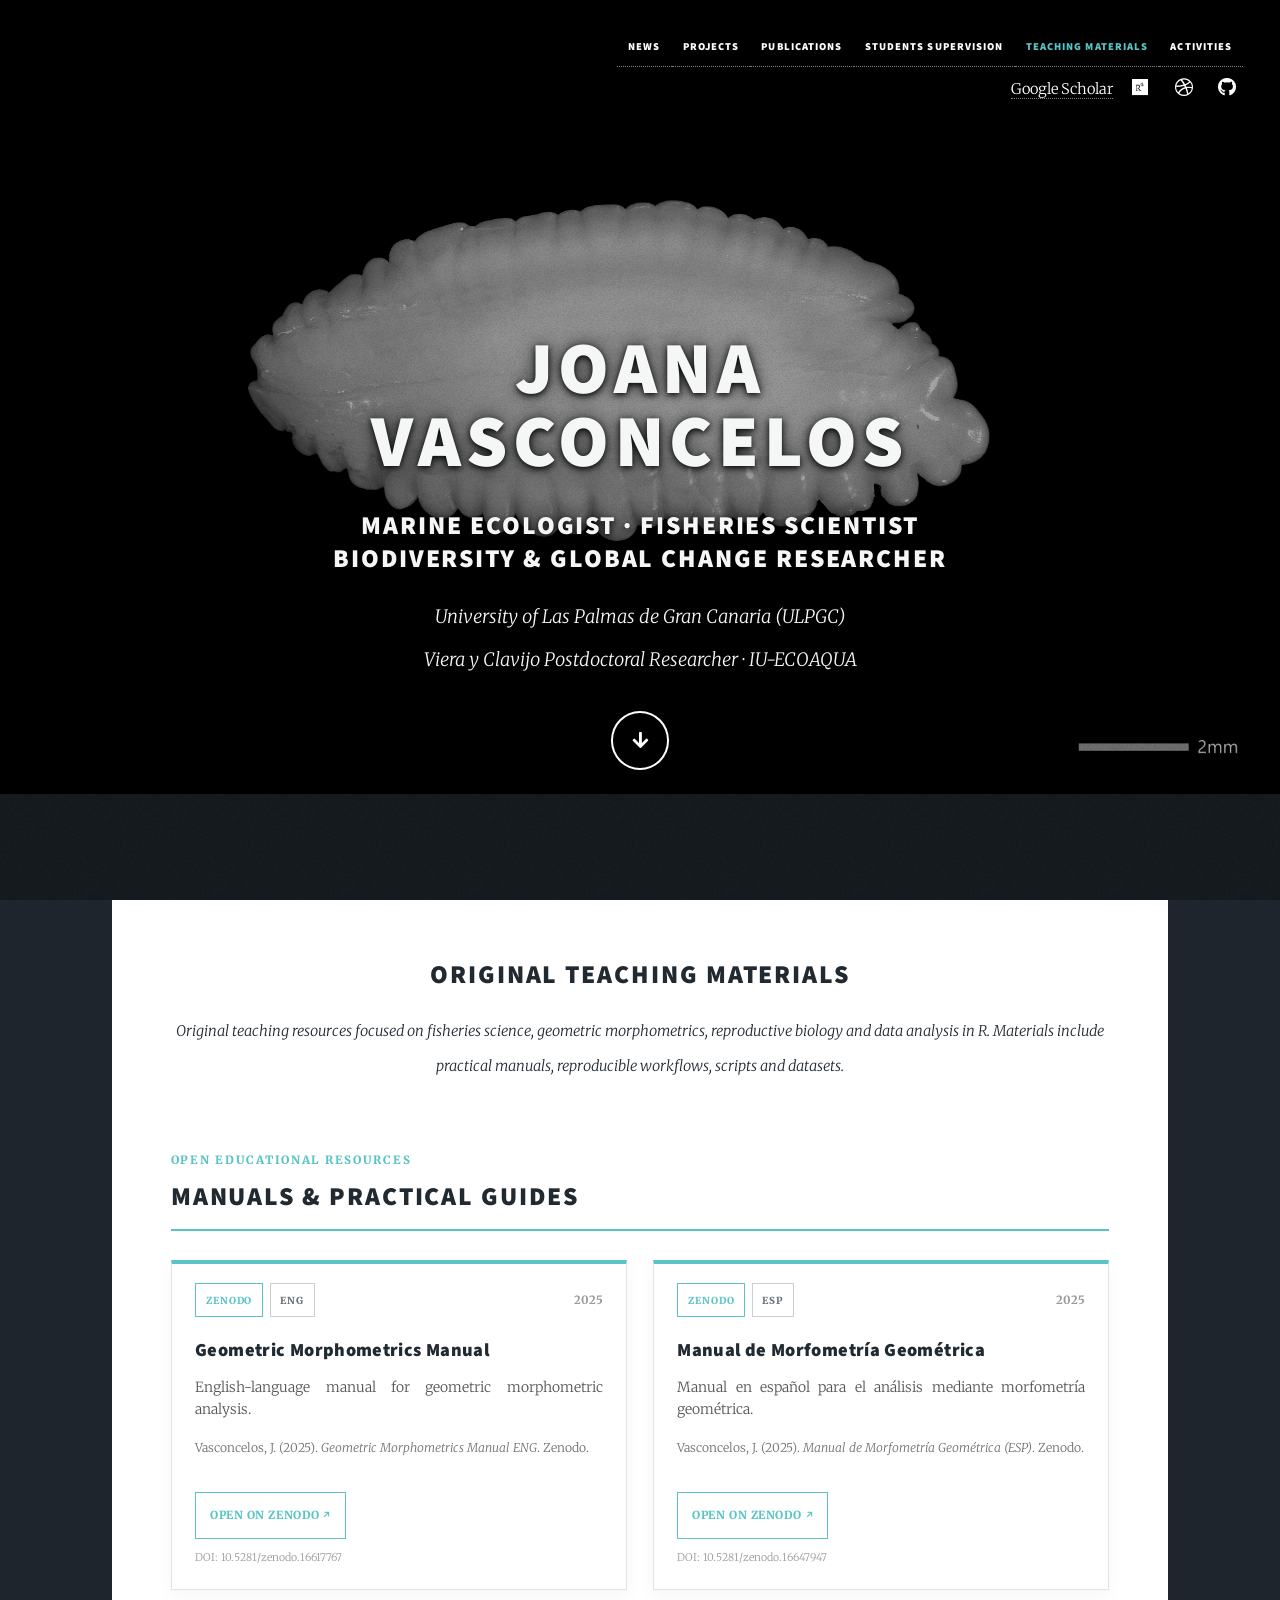
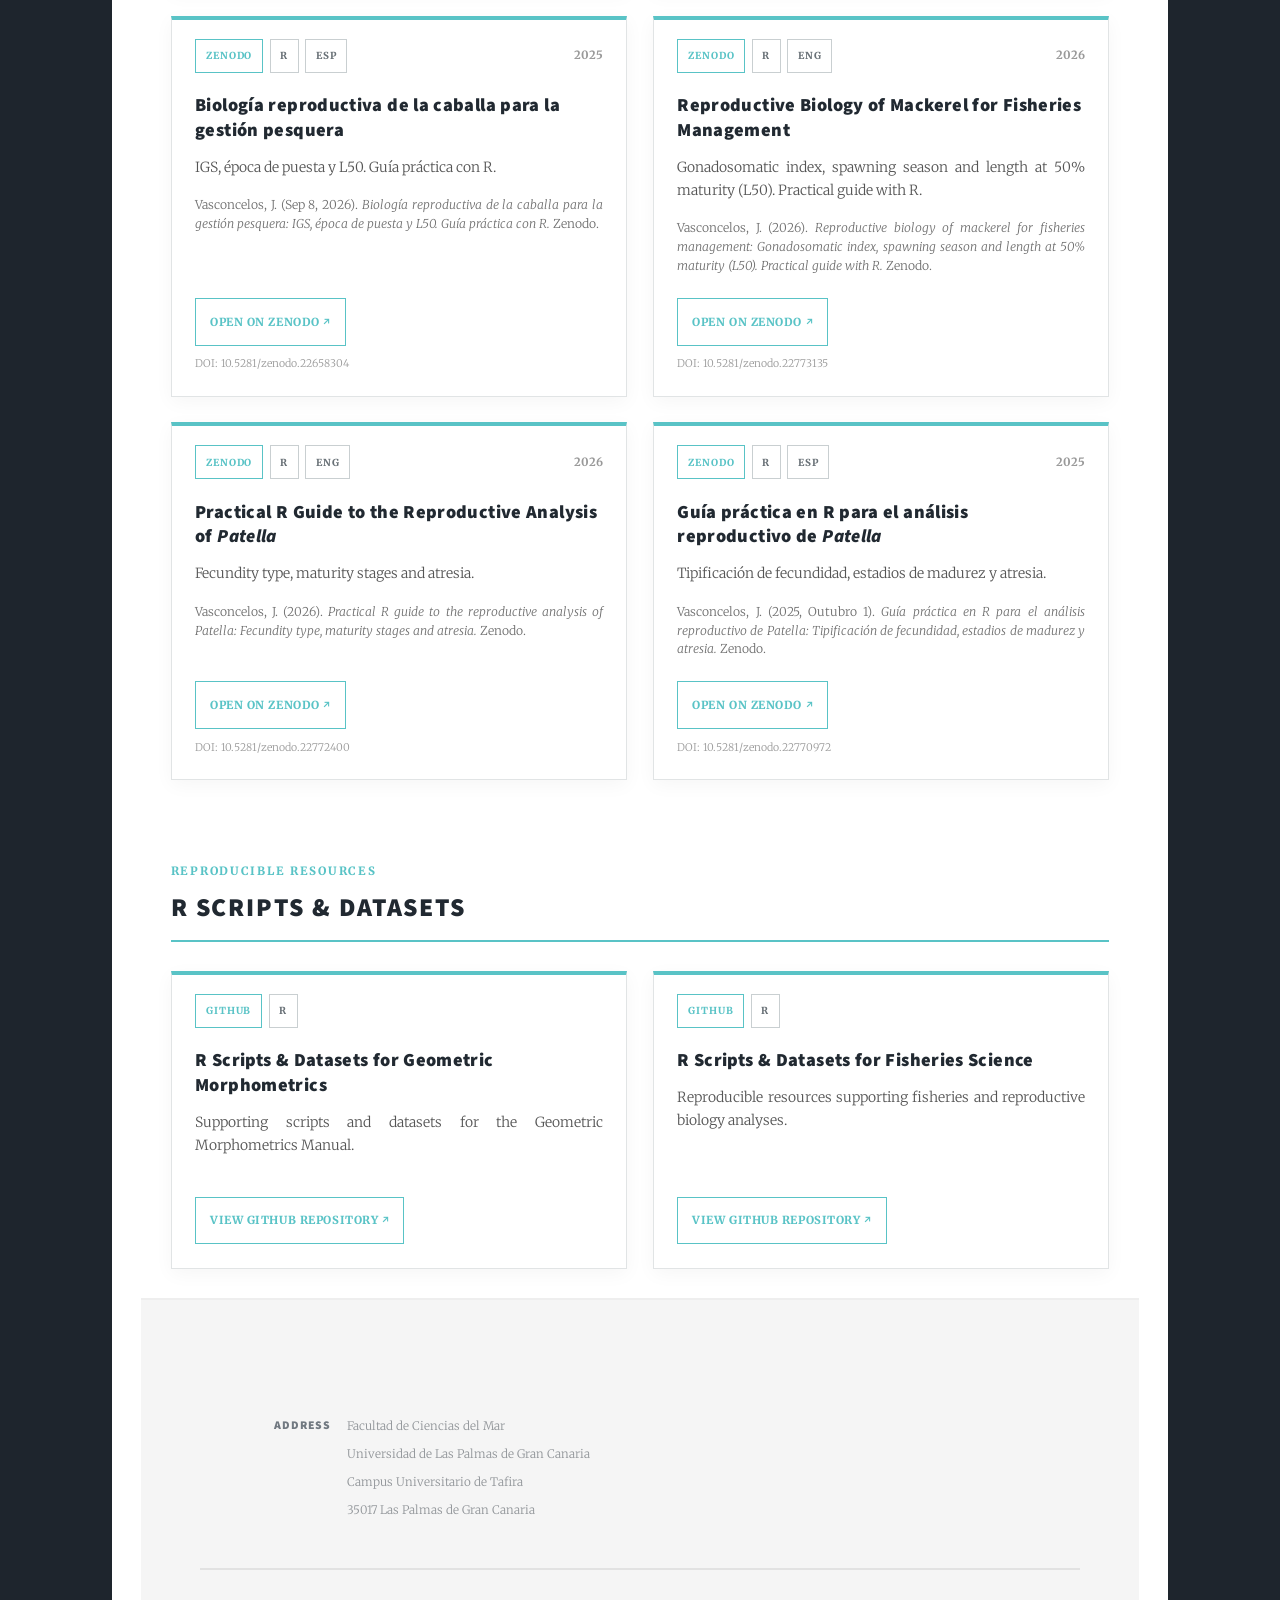
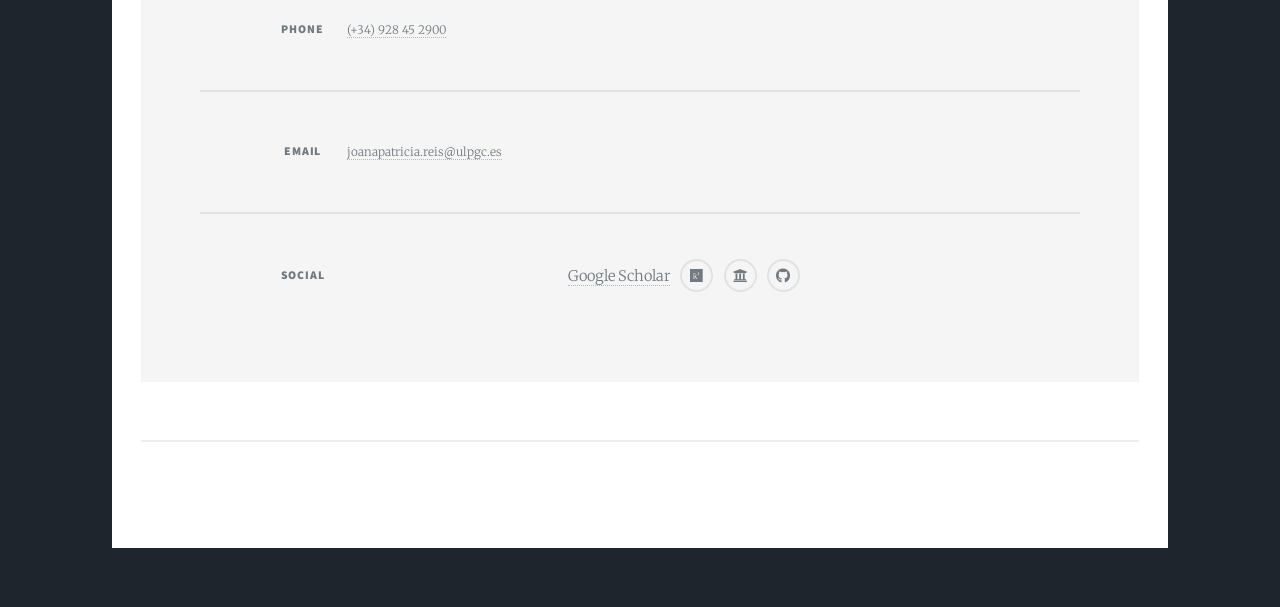
<file: teaching.html>
<!DOCTYPE HTML>
<!--
	Massively by HTML5 UP
	html5up.net | @ajlkn
	Free for personal and commercial use under the CCA 3.0 license (html5up.net/license)
-->
<html>
	<head>
		<title>Joana Vasconcelos</title>
		<meta charset="utf-8" />
		<meta name="viewport" content="width=device-width, initial-scale=1, user-scalable=no" />
		<link rel="stylesheet" href="assets/css/main.css" />
		<noscript><link rel="stylesheet" href="assets/css/noscript.css" /></noscript>
	</head>
	<body class="is-preload">

		<!-- Wrapper -->
			<div id="wrapper">

	<!-- Intro -->
<div id="intro">

    <h1>
        Joana<br />
        Vasconcelos
    </h1>

<h2>
    Marine Ecologist · Fisheries Scientist<br />
    Biodiversity & Global Change Researcher
</h2>

<p>
    University of Las Palmas de Gran Canaria (ULPGC)<br />
    Viera y Clavijo Postdoctoral Researcher · IU-ECOAQUA
</p>

    <ul class="actions">
        <li>
            <a href="#header"
               class="button icon solid solo fa-arrow-down scrolly">
                Continue
            </a>
        </li>
    </ul>

</div>
			
				<!-- Header -->
					<header id="header">
						<a href="teaching.html" class="logo">Teaching</a>
					</header>

				<!-- Nav -->
					<nav id="nav">
						<ul class="links">
							<li><a href="index.html">News</a></li>
							<li><a href="projects.html">Projects</a></li>
							<li><a href="publications.html">Publications</a></li>
							<li><a href="supervision.html">Students supervision</a></li>
							<li class="active"><a href="teaching.html">Teaching materials</a></li>
							<li><a href="activities.html">Activities</a></li>
						</ul>
						<ul class="icons">
							<li><a href="https://scholar.google.com/citations?user=bhEMGBIAAAAJ&hl=pt-PT&oi=sra" class="icon-google-scholar"><span class="label">Google Scholar</span></a></li>
							<li><a href="https://www.researchgate.net/profile/Joana_Vasconcelos3" class="icon brands fa-researchgate"><span class="label">Research Gate</span></a></li>
							<li><a href="https://www.uma.pt/directorio/joana-patricia-reis-vasconcelos/" class="icon brands fa-dribbble"><span class="label">Dribbble</span></a></li>
							<li><a href="https://github.com/jreisvasconcelos" class="icon brands fa-github"><span class="label">GitHub</span></a></li>
						</ul>
					</nav>

				<!-- Main -->
					<div id="main">

<!-- =========================================================
     ORIGINAL TEACHING MATERIALS
     ========================================================= -->

<section id="teaching-materials" class="teaching-section">

    <header class="major teaching-intro">

        <h2>Original Teaching Materials</h2>

        <p>
            Original teaching resources focused on fisheries science,
            geometric morphometrics, reproductive biology and data analysis in R.
            Materials include practical manuals, reproducible workflows,
            scripts and datasets.
        </p>

    </header>


    <!-- =====================================================
         MANUALS & PRACTICAL GUIDES
         ===================================================== -->

    <header class="teaching-section-heading">

        <span class="section-kicker">
            Open Educational Resources
        </span>

        <h2>
            Manuals & Practical Guides
        </h2>

    </header>


    <div class="teaching-grid">


        <!-- =================================================
             GEOMETRIC MORPHOMETRICS - ENGLISH
             ================================================= -->

        <article class="teaching-card">

            <div class="teaching-card-top">

                <div class="teaching-badges">

                    <span class="teaching-badge">
                        Zenodo
                    </span>

                    <span class="teaching-badge secondary">
                        ENG
                    </span>

                </div>

                <span class="teaching-year">
                    2025
                </span>

            </div>


            <div class="teaching-card-content">

                <h3>
                    Geometric Morphometrics Manual
                </h3>

                <p class="teaching-description">
                    English-language manual for geometric morphometric
                    analysis.
                </p>


                <p class="teaching-citation">
                    Vasconcelos, J. (2025).
                    <i>Geometric Morphometrics Manual ENG</i>.
                    Zenodo.
                </p>


                <div class="teaching-card-footer">

                    <a
                        href="https://doi.org/10.5281/zenodo.16617767"
                        target="_blank"
                        rel="noopener noreferrer"
                        class="teaching-button"
                    >
                        Open on Zenodo ↗
                    </a>

                    <span class="teaching-doi">
                        DOI: 10.5281/zenodo.16617767
                    </span>

                </div>

            </div>

        </article>



        <!-- =================================================
             GEOMETRIC MORPHOMETRICS - SPANISH
             ================================================= -->

        <article class="teaching-card">

            <div class="teaching-card-top">

                <div class="teaching-badges">

                    <span class="teaching-badge">
                        Zenodo
                    </span>

                    <span class="teaching-badge secondary">
                        ESP
                    </span>

                </div>

                <span class="teaching-year">
                    2025
                </span>

            </div>


            <div class="teaching-card-content">

                <h3>
                    Manual de Morfometría Geométrica
                </h3>

                <p class="teaching-description">
                    Manual en español para el análisis mediante
                    morfometría geométrica.
                </p>


                <p class="teaching-citation">
                    Vasconcelos, J. (2025).
                    <i>Manual de Morfometría Geométrica (ESP)</i>.
                    Zenodo.
                </p>


                <div class="teaching-card-footer">

                    <a
                        href="https://doi.org/10.5281/zenodo.16647947"
                        target="_blank"
                        rel="noopener noreferrer"
                        class="teaching-button"
                    >
                        Open on Zenodo ↗
                    </a>

                    <span class="teaching-doi">
                        DOI: 10.5281/zenodo.16647947
                    </span>

                </div>

            </div>

        </article>



        <!-- =================================================
             MACKEREL REPRODUCTIVE BIOLOGY
             ================================================= -->

        <article class="teaching-card">

            <div class="teaching-card-top">

                <div class="teaching-badges">

                    <span class="teaching-badge">
                        Zenodo
                    </span>

                    <span class="teaching-badge secondary">
                        R
                    </span>

                    <span class="teaching-badge secondary">
                        ESP
                    </span>

                </div>

                <span class="teaching-year">
                    2025
                </span>

            </div>


            <div class="teaching-card-content">

                <h3>
                    Biología reproductiva de la caballa para la gestión pesquera
                </h3>

                <p class="teaching-description">
                    IGS, época de puesta y L50. Guía práctica con R.
                </p>


                <p class="teaching-citation">
                    Vasconcelos, J. (Sep 8, 2026).
                    <i>Biología reproductiva de la caballa para la gestión
                    pesquera: IGS, época de puesta y L50. Guía práctica con R.</i>
                    Zenodo.
                </p>


                <div class="teaching-card-footer">

                    <a
                        href="https://doi.org/10.5281/zenodo.22658304"
                        target="_blank"
                        rel="noopener noreferrer"
                        class="teaching-button"
                    >
                        Open on Zenodo ↗
                    </a>

                    <span class="teaching-doi">
                        DOI: 10.5281/zenodo.22658304

                    </span>

                </div>

            </div>

        </article>



        <!-- =================================================
             MACKEREL REPRODUCTIVE BIOLOGY - ENGLISH
             ================================================= -->

        <article class="teaching-card">

            <div class="teaching-card-top">

                <div class="teaching-badges">

                    <span class="teaching-badge">
                        Zenodo
                    </span>

                    <span class="teaching-badge secondary">
                        R
                    </span>

                    <span class="teaching-badge secondary">
                        ENG
                    </span>

                </div>

                <span class="teaching-year">
                    2026
                </span>

            </div>


            <div class="teaching-card-content">

                <h3>
                    Reproductive Biology of Mackerel for Fisheries Management
                </h3>

                <p class="teaching-description">
                    Gonadosomatic index, spawning season and length at 50% maturity
                    (L50). Practical guide with R.
                </p>


                <p class="teaching-citation">
                    Vasconcelos, J. (2026).
                    <i>Reproductive biology of mackerel for fisheries management:
                    Gonadosomatic index, spawning season and length at 50% maturity
                    (L50). Practical guide with R.</i>
                    Zenodo.
                </p>


                <div class="teaching-card-footer">

                    <a
                        href="https://doi.org/10.5281/zenodo.22773135"
                        target="_blank"
                        rel="noopener noreferrer"
                        class="teaching-button"
                    >
                        Open on Zenodo ↗
                    </a>

                    <span class="teaching-doi">
                        DOI: 10.5281/zenodo.22773135
                    </span>

                </div>

            </div>

        </article>



        <!-- =================================================
             PATELLA REPRODUCTIVE ANALYSIS - ENGLISH
             ================================================= -->

        <article class="teaching-card">

            <div class="teaching-card-top">

                <div class="teaching-badges">

                    <span class="teaching-badge">
                        Zenodo
                    </span>

                    <span class="teaching-badge secondary">
                        R
                    </span>

                    <span class="teaching-badge secondary">
                        ENG
                    </span>

                </div>

                <span class="teaching-year">
                    2026
                </span>

            </div>


            <div class="teaching-card-content">

                <h3>
                    Practical R Guide to the Reproductive Analysis of
                    <i>Patella</i>
                </h3>

                <p class="teaching-description">
                    Fecundity type, maturity stages and atresia.
                </p>


                <p class="teaching-citation">
                    Vasconcelos, J. (2026).
                    <i>Practical R guide to the reproductive analysis of
                    Patella: Fecundity type, maturity stages and atresia.</i>
                    Zenodo.
                </p>


                <div class="teaching-card-footer">

                    <a
                        href="https://doi.org/10.5281/zenodo.22772400"
                        target="_blank"
                        rel="noopener noreferrer"
                        class="teaching-button"
                    >
                        Open on Zenodo ↗
                    </a>

                    <span class="teaching-doi">
                        DOI: 10.5281/zenodo.22772400
                    </span>

                </div>

            </div>

        </article>



        <!-- =================================================
             PATELLA REPRODUCTIVE ANALYSIS - SPANISH
             ================================================= -->

        <article class="teaching-card">

            <div class="teaching-card-top">

                <div class="teaching-badges">

                    <span class="teaching-badge">
                        Zenodo
                    </span>

                    <span class="teaching-badge secondary">
                        R
                    </span>

                    <span class="teaching-badge secondary">
                        ESP
                    </span>

                </div>

                <span class="teaching-year">
                    2025
                </span>

            </div>


            <div class="teaching-card-content">

                <h3>
                    Guía práctica en R para el análisis reproductivo de
                    <i>Patella</i>
                </h3>

                <p class="teaching-description">
                    Tipificación de fecundidad, estadios de madurez
                    y atresia.
                </p>


                <p class="teaching-citation">
                    Vasconcelos, J. (2025, Outubro 1).
                    <i>Guía práctica en R para el análisis reproductivo de
                    Patella: Tipificación de fecundidad, estadios de madurez
                    y atresia.</i>
                    Zenodo.
                </p>


                <div class="teaching-card-footer">

                    <a
                        href="https://doi.org/10.5281/zenodo.22770972"
                        target="_blank"
                        rel="noopener noreferrer"
                        class="teaching-button"
                    >
                        Open on Zenodo ↗
                    </a>

                    <span class="teaching-doi">
                        DOI: 10.5281/zenodo.22770972
                    </span>

                </div>

            </div>

        </article>

    </div>



    <!-- =====================================================
         CODE & DATASETS
         ===================================================== -->

    <header class="teaching-section-heading teaching-code-heading">

        <span class="section-kicker">
            Reproducible Resources
        </span>

        <h2>
            R Scripts & Datasets
        </h2>

    </header>


    <div class="teaching-grid">


        <!-- =================================================
             GEOMETRIC MORPHOMETRICS REPOSITORY
             ================================================= -->

        <article class="teaching-card teaching-code-card">

            <div class="teaching-card-top">

                <div class="teaching-badges">

                    <span class="teaching-badge">
                        GitHub
                    </span>

                    <span class="teaching-badge secondary">
                        R
                    </span>

                </div>

            </div>


            <div class="teaching-card-content">

                <h3>
                    R Scripts & Datasets for Geometric Morphometrics
                </h3>

                <p class="teaching-description">
                    Supporting scripts and datasets for the
                    Geometric Morphometrics Manual.
                </p>


                <div class="teaching-card-footer">

                    <a
                        href="https://github.com/jreisvasconcelos/GeometricMorphometricsManual"
                        target="_blank"
                        rel="noopener noreferrer"
                        class="teaching-button"
                    >
                        View GitHub Repository ↗
                    </a>

                </div>

            </div>

        </article>



        <!-- =================================================
             FISHERIES SCIENCE REPOSITORY
             ================================================= -->

        <article class="teaching-card teaching-code-card">

            <div class="teaching-card-top">

                <div class="teaching-badges">

                    <span class="teaching-badge">
                        GitHub
                    </span>

                    <span class="teaching-badge secondary">
                        R
                    </span>

                </div>

            </div>


            <div class="teaching-card-content">

                <h3>
                    R Scripts & Datasets for Fisheries Science
                </h3>

                <p class="teaching-description">
                    Reproducible resources supporting fisheries
                    and reproductive biology analyses.
                </p>


                <div class="teaching-card-footer">

                    <a
                        href="https://github.com/jreisvasconcelos/Reproduction"
                        target="_blank"
                        rel="noopener noreferrer"
                        class="teaching-button"
                    >
                        View GitHub Repository ↗
                    </a>

                </div>

            </div>

        </article>

    </div>

</section>
							




<!-- Footer -->
<footer id="footer">

    <section class="split contact">

        <section class="alt">
            <h3>Address</h3>
            <p>
                Facultad de Ciencias del Mar<br />
                Universidad de Las Palmas de Gran Canaria<br />
                Campus Universitario de Tafira<br />
                35017 Las Palmas de Gran Canaria
            </p>
        </section>

        <section>
            <h3>Phone</h3>
            <p>
                <a href="tel:+34928452900">(+34) 928 45 2900</a>
            </p>
        </section>

        <section>
            <h3>Email</h3>
            <p>
 <a href="mailto:joanapatricia.reis@ulpgc.es?subject=Contact%20from%20website">
    joanapatricia.reis@ulpgc.es
</a>
            </p>
        </section>

        <section>
            <h3>Social</h3>

            <ul class="icons alt">

                <li>
                    <a href="https://scholar.google.com/citations?user=bhEMGBIAAAAJ&hl=pt-PT&oi=sra"
                       class="icon-google-scholar">
                        <span class="label">Google Scholar</span>
                    </a>
                </li>

                <li>
                    <a href="https://www.researchgate.net/profile/Joana_Vasconcelos3"
                       class="icon brands fa-researchgate">
                        <span class="label">ResearchGate</span>
                    </a>
                </li>

                <li>
                    <a href="https://www.uma.pt/directorio/joana-patricia-reis-vasconcelos/"
                       class="icon solid fa-university">
                        <span class="label">University profile</span>
                    </a>
                </li>

                <li>
                    <a href="https://github.com/jreisvasconcelos"
                       class="icon brands fa-github">
                        <span class="label">GitHub</span>
                    </a>
                </li>

            </ul>

        </section>

    </section>

</footer>

				<!-- Copyright -->
					<div id="copyright">
						<ul><li>&copy; Untitled</li><li>Design: <a href="https://html5up.net">HTML5 UP</a></li></ul>
					</div>

			</div>

		<!-- Scripts -->
			<script src="assets/js/jquery.min.js"></script>
			<script src="assets/js/jquery.scrollex.min.js"></script>
			<script src="assets/js/jquery.scrolly.min.js"></script>
			<script src="assets/js/browser.min.js"></script>
			<script src="assets/js/breakpoints.min.js"></script>
			<script src="assets/js/util.js"></script>
			<script src="assets/js/main.js"></script>

	</body>
</html>
</file>
<file: assets/css/main.css>
@import url(fontawesome-all.min.css);
@import url("https://fonts.googleapis.com/css?family=Merriweather:300,700,300italic,700italic|Source+Sans+Pro:900");

/*
	Massively by HTML5 UP
	html5up.net | @ajlkn
	Free for personal and commercial use under the CCA 3.0 license (html5up.net/license)
*/

html, body, div, span, applet, object,
iframe, h1, h2, h3, h4, h5, h6, p, blockquote,
pre, a, abbr, acronym, address, big, cite,
code, del, dfn, em, img, ins, kbd, q, s, samp,
small, strike, strong, sub, sup, tt, var, b,
u, i, center, dl, dt, dd, ol, ul, li, fieldset,
form, label, legend, table, caption, tbody,
tfoot, thead, tr, th, td, article, aside,
canvas, details, embed, figure, figcaption,
footer, header, hgroup, menu, nav, output, ruby,
section, summary, time, mark, audio, video {
	margin: 0;
	padding: 0;
	border: 0;
	font-size: 100%;
	font: inherit;
	vertical-align: baseline;}

article, aside, details, figcaption, figure,
footer, header, hgroup, menu, nav, section {
	display: block;}

body {
	line-height: 1;
}

ol, ul {
	list-style: none;
}

blockquote, q {
	quotes: none;
}

	blockquote:before, blockquote:after, q:before, q:after {
		content: '';
		content: none;
	}

table {
	border-collapse: collapse;
	border-spacing: 0;
}

body {
	-webkit-text-size-adjust: none;
}

mark {
	background-color: transparent;
	color: inherit;
}

input::-moz-focus-inner {
	border: 0;
	padding: 0;
}

input, select, textarea {
	-moz-appearance: none;
	-webkit-appearance: none;
	-ms-appearance: none;
	appearance: none;
}

/* Basic */

	@-ms-viewport {
		width: device-width;
	}

	body {
		-ms-overflow-style: scrollbar;
	}

	@media screen and (max-width: 480px) {

		html, body {
			min-width: 320px;
		}

	}

	html {
		box-sizing: border-box;
	}

	*, *:before, *:after {
		box-sizing: inherit;
	}

	body {
		background-color: #1e252d;
	}

		body.is-preload *, body.is-preload *:before, body.is-preload *:after {
			-moz-animation: none !important;
			-webkit-animation: none !important;
			-ms-animation: none !important;
			animation: none !important;
			-moz-transition: none !important;
			-webkit-transition: none !important;
			-ms-transition: none !important;
			transition: none !important;
		}

/* Type */

	html {
		font-size: 16pt;
	}

		@media screen and (max-width: 1680px) {

			html {
				font-size: 12pt;
			}

		}

		@media screen and (max-width: 1280px) {

			html {
				font-size: 11pt;
			}

		}

		@media screen and (max-width: 360px) {

			html {
				font-size: 10pt;
			}

		}

	body {
		color: #212931;
	}

	body, input, select, textarea {
		font-family: "Merriweather", Georgia, serif;
		font-weight: 300;
		font-size: 1rem;
		line-height: 2.375;
	}

	a {
		-moz-transition: color 0.2s ease-in-out, background-color 0.2s ease-in-out, border-color 0.2s ease-in-out, box-shadow 0.2s ease-in-out;
		-webkit-transition: color 0.2s ease-in-out, background-color 0.2s ease-in-out, border-color 0.2s ease-in-out, box-shadow 0.2s ease-in-out;
		-ms-transition: color 0.2s ease-in-out, background-color 0.2s ease-in-out, border-color 0.2s ease-in-out, box-shadow 0.2s ease-in-out;
		transition: color 0.2s ease-in-out, background-color 0.2s ease-in-out, border-color 0.2s ease-in-out, box-shadow 0.2s ease-in-out;
		border-bottom: dotted 1px;
		text-decoration: none;
	}

		a:hover {
			border-bottom-color: transparent;
		}

	strong, b {
		font-weight: 600;
	}

	em, i {
		font-style: italic;
	}

	p {
		text-align: justify;
		margin: 0 0 2rem 0;
	}

	h1, h2, h3, h4, h5, h6 {
		font-family: "Source Sans Pro", Helvetica, sans-serif;
		font-weight: 900;
		line-height: 1.5;
		letter-spacing: 0.075em;
		text-transform: uppercase;
		margin: 0 0 1rem 0;
	}

		h1 a, h2 a, h3 a, h4 a, h5 a, h6 a {
			border-bottom: 0;
			color: inherit;
			text-decoration: none;
		}

	h1 {
		font-size: 4rem;
		line-height: 1.1;
		margin: 0 0 2rem 0;
	}

	h2 {
		font-size: 1.75rem;
		line-height: 1.3;
		margin: 0 0 1.5rem 0;
	}

	h3 {
		font-size: 1.25rem;
		margin: 0 0 1.5rem 0;
	}

	h4 {
		font-size: 1rem;
	}

	h5 {
		font-size: 0.9rem;
	}

	h6 {
		font-size: 0.8rem;
	}

	sub {
		font-size: 0.8rem;
		position: relative;
		top: 0.5rem;
	}

	sup {
		font-size: 0.8rem;
		position: relative;
		top: -0.5rem;
	}

	blockquote {
		border-left: solid 4px;
		font-style: italic;
		margin: 0 0 2rem 0;
		padding: 0.5rem 0 0.5rem 2rem;
	}

	code {
		border: solid 2px;
		font-family: "Courier New", monospace;
		font-size: 0.9rem;
		margin: 0 0.25rem;
		padding: 0.25rem 0.65rem;
	}

	pre {
		-webkit-overflow-scrolling: touch;
		font-family: "Courier New", monospace;
		font-size: 0.9rem;
		margin: 0 0 2rem 0;
	}

		pre code {
			display: block;
			line-height: 1.75;
			padding: 1rem 1.5rem;
			overflow-x: auto;
		}

	hr {
		border: 0;
		border-bottom: solid 2px;
		margin: 3rem 0;
	}

		hr.major {
			margin: 5rem 0;
		}

	.align-left {
		text-align: left;
	}

	.align-center {
		text-align: center;
	}

	.align-right {
		text-align: right;
	}

	input, select, textarea {
		color: #212931;
	}

	a {
		color: #212931;
		border-bottom-color: rgba(33, 41, 49, 0.5);
	}

		a:hover {
			border-bottom-color: transparent;
			color: #18bfef !important;
		}

	strong, b {
		color: #212931;
	}

	h1, h2, h3, h4, h5, h6 {
		color: #212931;
	}

	blockquote {
		border-left-color: #eeeeee;
	}

	code {
		background: rgba(220, 220, 220, 0.25);
		border-color: #eeeeee;
	}

	hr {
		border-bottom-color: #eeeeee;
	}

/* Row */

	.row {
		display: flex;
		flex-wrap: wrap;
		box-sizing: border-box;
		align-items: stretch;
	}

		.row > * {
			box-sizing: border-box;
		}

		.row.gtr-uniform > * > :last-child {
			margin-bottom: 0;
		}

		.row.aln-left {
			justify-content: flex-start;
		}

		.row.aln-center {
			justify-content: center;
		}

		.row.aln-right {
			justify-content: flex-end;
		}

		.row.aln-top {
			align-items: flex-start;
		}

		.row.aln-middle {
			align-items: center;
		}

		.row.aln-bottom {
			align-items: flex-end;
		}

		.row > .imp {
			order: -1;
		}

		.row > .col-1 {
			width: 8.33333%;
		}

		.row > .off-1 {
			margin-left: 8.33333%;
		}

		.row > .col-2 {
			width: 16.66667%;
		}

		.row > .off-2 {
			margin-left: 16.66667%;
		}

		.row > .col-3 {
			width: 25%;
		}

		.row > .off-3 {
			margin-left: 25%;
		}

		.row > .col-4 {
			width: 33.33333%;
		}

		.row > .off-4 {
			margin-left: 33.33333%;
		}

		.row > .col-5 {
			width: 41.66667%;
		}

		.row > .off-5 {
			margin-left: 41.66667%;
		}

		.row > .col-6 {
			width: 50%;
		}

		.row > .off-6 {
			margin-left: 50%;
		}

		.row > .col-7 {
			width: 58.33333%;
		}

		.row > .off-7 {
			margin-left: 58.33333%;
		}

		.row > .col-8 {
			width: 66.66667%;
		}

		.row > .off-8 {
			margin-left: 66.66667%;
		}

		.row > .col-9 {
			width: 75%;
		}

		.row > .off-9 {
			margin-left: 75%;
		}

		.row > .col-10 {
			width: 83.33333%;
		}

		.row > .off-10 {
			margin-left: 83.33333%;
		}

		.row > .col-11 {
			width: 91.66667%;
		}

		.row > .off-11 {
			margin-left: 91.66667%;
		}

		.row > .col-12 {
			width: 100%;
		}

		.row > .off-12 {
			margin-left: 100%;
		}

		.row.gtr-0 {
			margin-top: 0;
			margin-left: 0rem;
		}

			.row.gtr-0 > * {
				padding: 0 0 0 0rem;
			}

			.row.gtr-0.gtr-uniform {
				margin-top: 0rem;
			}

				.row.gtr-0.gtr-uniform > * {
					padding-top: 0rem;
				}

		.row.gtr-25 {
			margin-top: 0;
			margin-left: -0.375rem;
		}

			.row.gtr-25 > * {
				padding: 0 0 0 0.375rem;
			}

			.row.gtr-25.gtr-uniform {
				margin-top: -0.375rem;
			}

				.row.gtr-25.gtr-uniform > * {
					padding-top: 0.375rem;
				}

		.row.gtr-50 {
			margin-top: 0;
			margin-left: -0.75rem;
		}

			.row.gtr-50 > * {
				padding: 0 0 0 0.75rem;
			}

			.row.gtr-50.gtr-uniform {
				margin-top: -0.75rem;
			}

				.row.gtr-50.gtr-uniform > * {
					padding-top: 0.75rem;
				}

		.row {
			margin-top: 0;
			margin-left: -1.5rem;
		}

			.row > * {
				padding: 0 0 0 1.5rem;
			}

			.row.gtr-uniform {
				margin-top: -1.5rem;
			}

				.row.gtr-uniform > * {
					padding-top: 1.5rem;
				}

		.row.gtr-150 {
			margin-top: 0;
			margin-left: -2.25rem;
		}

			.row.gtr-150 > * {
				padding: 0 0 0 2.25rem;
			}

			.row.gtr-150.gtr-uniform {
				margin-top: -2.25rem;
			}

				.row.gtr-150.gtr-uniform > * {
					padding-top: 2.25rem;
				}

		.row.gtr-200 {
			margin-top: 0;
			margin-left: -3rem;
		}

			.row.gtr-200 > * {
				padding: 0 0 0 3rem;
			}

			.row.gtr-200.gtr-uniform {
				margin-top: -3rem;
			}

				.row.gtr-200.gtr-uniform > * {
					padding-top: 3rem;
				}

		@media screen and (max-width: 1680px) {

			.row {
				display: flex;
				flex-wrap: wrap;
				box-sizing: border-box;
				align-items: stretch;
			}

				.row > * {
					box-sizing: border-box;
				}

				.row.gtr-uniform > * > :last-child {
					margin-bottom: 0;
				}

				.row.aln-left {
					justify-content: flex-start;
				}

				.row.aln-center {
					justify-content: center;
				}

				.row.aln-right {
					justify-content: flex-end;
				}

				.row.aln-top {
					align-items: flex-start;
				}

				.row.aln-middle {
					align-items: center;
				}

				.row.aln-bottom {
					align-items: flex-end;
				}

				.row > .imp-xlarge {
					order: -1;
				}

				.row > .col-1-xlarge {
					width: 8.33333%;
				}

				.row > .off-1-xlarge {
					margin-left: 8.33333%;
				}

				.row > .col-2-xlarge {
					width: 16.66667%;
				}

				.row > .off-2-xlarge {
					margin-left: 16.66667%;
				}

				.row > .col-3-xlarge {
					width: 25%;
				}

				.row > .off-3-xlarge {
					margin-left: 25%;
				}

				.row > .col-4-xlarge {
					width: 33.33333%;
				}

				.row > .off-4-xlarge {
					margin-left: 33.33333%;
				}

				.row > .col-5-xlarge {
					width: 41.66667%;
				}

				.row > .off-5-xlarge {
					margin-left: 41.66667%;
				}

				.row > .col-6-xlarge {
					width: 50%;
				}

				.row > .off-6-xlarge {
					margin-left: 50%;
				}

				.row > .col-7-xlarge {
					width: 58.33333%;
				}

				.row > .off-7-xlarge {
					margin-left: 58.33333%;
				}

				.row > .col-8-xlarge {
					width: 66.66667%;
				}

				.row > .off-8-xlarge {
					margin-left: 66.66667%;
				}

				.row > .col-9-xlarge {
					width: 75%;
				}

				.row > .off-9-xlarge {
					margin-left: 75%;
				}

				.row > .col-10-xlarge {
					width: 83.33333%;
				}

				.row > .off-10-xlarge {
					margin-left: 83.33333%;
				}

				.row > .col-11-xlarge {
					width: 91.66667%;
				}

				.row > .off-11-xlarge {
					margin-left: 91.66667%;
				}

				.row > .col-12-xlarge {
					width: 100%;
				}

				.row > .off-12-xlarge {
					margin-left: 100%;
				}

				.row.gtr-0 {
					margin-top: 0;
					margin-left: 0rem;
				}

					.row.gtr-0 > * {
						padding: 0 0 0 0rem;
					}

					.row.gtr-0.gtr-uniform {
						margin-top: 0rem;
					}

						.row.gtr-0.gtr-uniform > * {
							padding-top: 0rem;
						}

				.row.gtr-25 {
					margin-top: 0;
					margin-left: -0.375rem;
				}

					.row.gtr-25 > * {
						padding: 0 0 0 0.375rem;
					}

					.row.gtr-25.gtr-uniform {
						margin-top: -0.375rem;
					}

						.row.gtr-25.gtr-uniform > * {
							padding-top: 0.375rem;
						}

				.row.gtr-50 {
					margin-top: 0;
					margin-left: -0.75rem;
				}

					.row.gtr-50 > * {
						padding: 0 0 0 0.75rem;
					}

					.row.gtr-50.gtr-uniform {
						margin-top: -0.75rem;
					}

						.row.gtr-50.gtr-uniform > * {
							padding-top: 0.75rem;
						}

				.row {
					margin-top: 0;
					margin-left: -1.5rem;
				}

					.row > * {
						padding: 0 0 0 1.5rem;
					}

					.row.gtr-uniform {
						margin-top: -1.5rem;
					}

						.row.gtr-uniform > * {
							padding-top: 1.5rem;
						}

				.row.gtr-150 {
					margin-top: 0;
					margin-left: -2.25rem;
				}

					.row.gtr-150 > * {
						padding: 0 0 0 2.25rem;
					}

					.row.gtr-150.gtr-uniform {
						margin-top: -2.25rem;
					}

						.row.gtr-150.gtr-uniform > * {
							padding-top: 2.25rem;
						}

				.row.gtr-200 {
					margin-top: 0;
					margin-left: -3rem;
				}

					.row.gtr-200 > * {
						padding: 0 0 0 3rem;
					}

					.row.gtr-200.gtr-uniform {
						margin-top: -3rem;
					}

						.row.gtr-200.gtr-uniform > * {
							padding-top: 3rem;
						}

		}

		@media screen and (max-width: 1280px) {

			.row {
				display: flex;
				flex-wrap: wrap;
				box-sizing: border-box;
				align-items: stretch;
			}

				.row > * {
					box-sizing: border-box;
				}

				.row.gtr-uniform > * > :last-child {
					margin-bottom: 0;
				}

				.row.aln-left {
					justify-content: flex-start;
				}

				.row.aln-center {
					justify-content: center;
				}

				.row.aln-right {
					justify-content: flex-end;
				}

				.row.aln-top {
					align-items: flex-start;
				}

				.row.aln-middle {
					align-items: center;
				}

				.row.aln-bottom {
					align-items: flex-end;
				}

				.row > .imp-large {
					order: -1;
				}

				.row > .col-1-large {
					width: 8.33333%;
				}

				.row > .off-1-large {
					margin-left: 8.33333%;
				}

				.row > .col-2-large {
					width: 16.66667%;
				}

				.row > .off-2-large {
					margin-left: 16.66667%;
				}

				.row > .col-3-large {
					width: 25%;
				}

				.row > .off-3-large {
					margin-left: 25%;
				}

				.row > .col-4-large {
					width: 33.33333%;
				}

				.row > .off-4-large {
					margin-left: 33.33333%;
				}

				.row > .col-5-large {
					width: 41.66667%;
				}

				.row > .off-5-large {
					margin-left: 41.66667%;
				}

				.row > .col-6-large {
					width: 50%;
				}

				.row > .off-6-large {
					margin-left: 50%;
				}

				.row > .col-7-large {
					width: 58.33333%;
				}

				.row > .off-7-large {
					margin-left: 58.33333%;
				}

				.row > .col-8-large {
					width: 66.66667%;
				}

				.row > .off-8-large {
					margin-left: 66.66667%;
				}

				.row > .col-9-large {
					width: 75%;
				}

				.row > .off-9-large {
					margin-left: 75%;
				}

				.row > .col-10-large {
					width: 83.33333%;
				}

				.row > .off-10-large {
					margin-left: 83.33333%;
				}

				.row > .col-11-large {
					width: 91.66667%;
				}

				.row > .off-11-large {
					margin-left: 91.66667%;
				}

				.row > .col-12-large {
					width: 100%;
				}

				.row > .off-12-large {
					margin-left: 100%;
				}

				.row.gtr-0 {
					margin-top: 0;
					margin-left: 0rem;
				}

					.row.gtr-0 > * {
						padding: 0 0 0 0rem;
					}

					.row.gtr-0.gtr-uniform {
						margin-top: 0rem;
					}

						.row.gtr-0.gtr-uniform > * {
							padding-top: 0rem;
						}

				.row.gtr-25 {
					margin-top: 0;
					margin-left: -0.375rem;
				}

					.row.gtr-25 > * {
						padding: 0 0 0 0.375rem;
					}

					.row.gtr-25.gtr-uniform {
						margin-top: -0.375rem;
					}

						.row.gtr-25.gtr-uniform > * {
							padding-top: 0.375rem;
						}

				.row.gtr-50 {
					margin-top: 0;
					margin-left: -0.75rem;
				}

					.row.gtr-50 > * {
						padding: 0 0 0 0.75rem;
					}

					.row.gtr-50.gtr-uniform {
						margin-top: -0.75rem;
					}

						.row.gtr-50.gtr-uniform > * {
							padding-top: 0.75rem;
						}

				.row {
					margin-top: 0;
					margin-left: -1.5rem;
				}

					.row > * {
						padding: 0 0 0 1.5rem;
					}

					.row.gtr-uniform {
						margin-top: -1.5rem;
					}

						.row.gtr-uniform > * {
							padding-top: 1.5rem;
						}

				.row.gtr-150 {
					margin-top: 0;
					margin-left: -2.25rem;
				}

					.row.gtr-150 > * {
						padding: 0 0 0 2.25rem;
					}

					.row.gtr-150.gtr-uniform {
						margin-top: -2.25rem;
					}

						.row.gtr-150.gtr-uniform > * {
							padding-top: 2.25rem;
						}

				.row.gtr-200 {
					margin-top: 0;
					margin-left: -3rem;
				}

					.row.gtr-200 > * {
						padding: 0 0 0 3rem;
					}

					.row.gtr-200.gtr-uniform {
						margin-top: -3rem;
					}

						.row.gtr-200.gtr-uniform > * {
							padding-top: 3rem;
						}

		}

		@media screen and (max-width: 980px) {

			.row {
				display: flex;
				flex-wrap: wrap;
				box-sizing: border-box;
				align-items: stretch;
			}

				.row > * {
					box-sizing: border-box;
				}

				.row.gtr-uniform > * > :last-child {
					margin-bottom: 0;
				}

				.row.aln-left {
					justify-content: flex-start;
				}

				.row.aln-center {
					justify-content: center;
				}

				.row.aln-right {
					justify-content: flex-end;
				}

				.row.aln-top {
					align-items: flex-start;
				}

				.row.aln-middle {
					align-items: center;
				}

				.row.aln-bottom {
					align-items: flex-end;
				}

				.row > .imp-medium {
					order: -1;
				}

				.row > .col-1-medium {
					width: 8.33333%;
				}

				.row > .off-1-medium {
					margin-left: 8.33333%;
				}

				.row > .col-2-medium {
					width: 16.66667%;
				}

				.row > .off-2-medium {
					margin-left: 16.66667%;
				}

				.row > .col-3-medium {
					width: 25%;
				}

				.row > .off-3-medium {
					margin-left: 25%;
				}

				.row > .col-4-medium {
					width: 33.33333%;
				}

				.row > .off-4-medium {
					margin-left: 33.33333%;
				}

				.row > .col-5-medium {
					width: 41.66667%;
				}

				.row > .off-5-medium {
					margin-left: 41.66667%;
				}

				.row > .col-6-medium {
					width: 50%;
				}

				.row > .off-6-medium {
					margin-left: 50%;
				}

				.row > .col-7-medium {
					width: 58.33333%;
				}

				.row > .off-7-medium {
					margin-left: 58.33333%;
				}

				.row > .col-8-medium {
					width: 66.66667%;
				}

				.row > .off-8-medium {
					margin-left: 66.66667%;
				}

				.row > .col-9-medium {
					width: 75%;
				}

				.row > .off-9-medium {
					margin-left: 75%;
				}

				.row > .col-10-medium {
					width: 83.33333%;
				}

				.row > .off-10-medium {
					margin-left: 83.33333%;
				}

				.row > .col-11-medium {
					width: 91.66667%;
				}

				.row > .off-11-medium {
					margin-left: 91.66667%;
				}

				.row > .col-12-medium {
					width: 100%;
				}

				.row > .off-12-medium {
					margin-left: 100%;
				}

				.row.gtr-0 {
					margin-top: 0;
					margin-left: 0rem;
				}

					.row.gtr-0 > * {
						padding: 0 0 0 0rem;
					}

					.row.gtr-0.gtr-uniform {
						margin-top: 0rem;
					}

						.row.gtr-0.gtr-uniform > * {
							padding-top: 0rem;
						}

				.row.gtr-25 {
					margin-top: 0;
					margin-left: -0.375rem;
				}

					.row.gtr-25 > * {
						padding: 0 0 0 0.375rem;
					}

					.row.gtr-25.gtr-uniform {
						margin-top: -0.375rem;
					}

						.row.gtr-25.gtr-uniform > * {
							padding-top: 0.375rem;
						}

				.row.gtr-50 {
					margin-top: 0;
					margin-left: -0.75rem;
				}

					.row.gtr-50 > * {
						padding: 0 0 0 0.75rem;
					}

					.row.gtr-50.gtr-uniform {
						margin-top: -0.75rem;
					}

						.row.gtr-50.gtr-uniform > * {
							padding-top: 0.75rem;
						}

				.row {
					margin-top: 0;
					margin-left: -1.5rem;
				}

					.row > * {
						padding: 0 0 0 1.5rem;
					}

					.row.gtr-uniform {
						margin-top: -1.5rem;
					}

						.row.gtr-uniform > * {
							padding-top: 1.5rem;
						}

				.row.gtr-150 {
					margin-top: 0;
					margin-left: -2.25rem;
				}

					.row.gtr-150 > * {
						padding: 0 0 0 2.25rem;
					}

					.row.gtr-150.gtr-uniform {
						margin-top: -2.25rem;
					}

						.row.gtr-150.gtr-uniform > * {
							padding-top: 2.25rem;
						}

				.row.gtr-200 {
					margin-top: 0;
					margin-left: -3rem;
				}

					.row.gtr-200 > * {
						padding: 0 0 0 3rem;
					}

					.row.gtr-200.gtr-uniform {
						margin-top: -3rem;
					}

						.row.gtr-200.gtr-uniform > * {
							padding-top: 3rem;
						}

		}

		@media screen and (max-width: 736px) {

			.row {
				display: flex;
				flex-wrap: wrap;
				box-sizing: border-box;
				align-items: stretch;
			}

				.row > * {
					box-sizing: border-box;
				}

				.row.gtr-uniform > * > :last-child {
					margin-bottom: 0;
				}

				.row.aln-left {
					justify-content: flex-start;
				}

				.row.aln-center {
					justify-content: center;
				}

				.row.aln-right {
					justify-content: flex-end;
				}

				.row.aln-top {
					align-items: flex-start;
				}

				.row.aln-middle {
					align-items: center;
				}

				.row.aln-bottom {
					align-items: flex-end;
				}

				.row > .imp-small {
					order: -1;
				}

				.row > .col-1-small {
					width: 8.33333%;
				}

				.row > .off-1-small {
					margin-left: 8.33333%;
				}

				.row > .col-2-small {
					width: 16.66667%;
				}

				.row > .off-2-small {
					margin-left: 16.66667%;
				}

				.row > .col-3-small {
					width: 25%;
				}

				.row > .off-3-small {
					margin-left: 25%;
				}

				.row > .col-4-small {
					width: 33.33333%;
				}

				.row > .off-4-small {
					margin-left: 33.33333%;
				}

				.row > .col-5-small {
					width: 41.66667%;
				}

				.row > .off-5-small {
					margin-left: 41.66667%;
				}

				.row > .col-6-small {
					width: 50%;
				}

				.row > .off-6-small {
					margin-left: 50%;
				}

				.row > .col-7-small {
					width: 58.33333%;
				}

				.row > .off-7-small {
					margin-left: 58.33333%;
				}

				.row > .col-8-small {
					width: 66.66667%;
				}

				.row > .off-8-small {
					margin-left: 66.66667%;
				}

				.row > .col-9-small {
					width: 75%;
				}

				.row > .off-9-small {
					margin-left: 75%;
				}

				.row > .col-10-small {
					width: 83.33333%;
				}

				.row > .off-10-small {
					margin-left: 83.33333%;
				}

				.row > .col-11-small {
					width: 91.66667%;
				}

				.row > .off-11-small {
					margin-left: 91.66667%;
				}

				.row > .col-12-small {
					width: 100%;
				}

				.row > .off-12-small {
					margin-left: 100%;
				}

				.row.gtr-0 {
					margin-top: 0;
					margin-left: 0rem;
				}

					.row.gtr-0 > * {
						padding: 0 0 0 0rem;
					}

					.row.gtr-0.gtr-uniform {
						margin-top: 0rem;
					}

						.row.gtr-0.gtr-uniform > * {
							padding-top: 0rem;
						}

				.row.gtr-25 {
					margin-top: 0;
					margin-left: -0.375rem;
				}

					.row.gtr-25 > * {
						padding: 0 0 0 0.375rem;
					}

					.row.gtr-25.gtr-uniform {
						margin-top: -0.375rem;
					}

						.row.gtr-25.gtr-uniform > * {
							padding-top: 0.375rem;
						}

				.row.gtr-50 {
					margin-top: 0;
					margin-left: -0.75rem;
				}

					.row.gtr-50 > * {
						padding: 0 0 0 0.75rem;
					}

					.row.gtr-50.gtr-uniform {
						margin-top: -0.75rem;
					}

						.row.gtr-50.gtr-uniform > * {
							padding-top: 0.75rem;
						}

				.row {
					margin-top: 0;
					margin-left: -1.5rem;
				}

					.row > * {
						padding: 0 0 0 1.5rem;
					}

					.row.gtr-uniform {
						margin-top: -1.5rem;
					}

						.row.gtr-uniform > * {
							padding-top: 1.5rem;
						}

				.row.gtr-150 {
					margin-top: 0;
					margin-left: -2.25rem;
				}

					.row.gtr-150 > * {
						padding: 0 0 0 2.25rem;
					}

					.row.gtr-150.gtr-uniform {
						margin-top: -2.25rem;
					}

						.row.gtr-150.gtr-uniform > * {
							padding-top: 2.25rem;
						}

				.row.gtr-200 {
					margin-top: 0;
					margin-left: -3rem;
				}

					.row.gtr-200 > * {
						padding: 0 0 0 3rem;
					}

					.row.gtr-200.gtr-uniform {
						margin-top: -3rem;
					}

						.row.gtr-200.gtr-uniform > * {
							padding-top: 3rem;
						}

		}

		@media screen and (max-width: 480px) {

			.row {
				display: flex;
				flex-wrap: wrap;
				box-sizing: border-box;
				align-items: stretch;
			}

				.row > * {
					box-sizing: border-box;
				}

				.row.gtr-uniform > * > :last-child {
					margin-bottom: 0;
				}

				.row.aln-left {
					justify-content: flex-start;
				}

				.row.aln-center {
					justify-content: center;
				}

				.row.aln-right {
					justify-content: flex-end;
				}

				.row.aln-top {
					align-items: flex-start;
				}

				.row.aln-middle {
					align-items: center;
				}

				.row.aln-bottom {
					align-items: flex-end;
				}

				.row > .imp-xsmall {
					order: -1;
				}

				.row > .col-1-xsmall {
					width: 8.33333%;
				}

				.row > .off-1-xsmall {
					margin-left: 8.33333%;
				}

				.row > .col-2-xsmall {
					width: 16.66667%;
				}

				.row > .off-2-xsmall {
					margin-left: 16.66667%;
				}

				.row > .col-3-xsmall {
					width: 25%;
				}

				.row > .off-3-xsmall {
					margin-left: 25%;
				}

				.row > .col-4-xsmall {
					width: 33.33333%;
				}

				.row > .off-4-xsmall {
					margin-left: 33.33333%;
				}

				.row > .col-5-xsmall {
					width: 41.66667%;
				}

				.row > .off-5-xsmall {
					margin-left: 41.66667%;
				}

				.row > .col-6-xsmall {
					width: 50%;
				}

				.row > .off-6-xsmall {
					margin-left: 50%;
				}

				.row > .col-7-xsmall {
					width: 58.33333%;
				}

				.row > .off-7-xsmall {
					margin-left: 58.33333%;
				}

				.row > .col-8-xsmall {
					width: 66.66667%;
				}

				.row > .off-8-xsmall {
					margin-left: 66.66667%;
				}

				.row > .col-9-xsmall {
					width: 75%;
				}

				.row > .off-9-xsmall {
					margin-left: 75%;
				}

				.row > .col-10-xsmall {
					width: 83.33333%;
				}

				.row > .off-10-xsmall {
					margin-left: 83.33333%;
				}

				.row > .col-11-xsmall {
					width: 91.66667%;
				}

				.row > .off-11-xsmall {
					margin-left: 91.66667%;
				}

				.row > .col-12-xsmall {
					width: 100%;
				}

				.row > .off-12-xsmall {
					margin-left: 100%;
				}

				.row.gtr-0 {
					margin-top: 0;
					margin-left: 0rem;
				}

					.row.gtr-0 > * {
						padding: 0 0 0 0rem;
					}

					.row.gtr-0.gtr-uniform {
						margin-top: 0rem;
					}

						.row.gtr-0.gtr-uniform > * {
							padding-top: 0rem;
						}

				.row.gtr-25 {
					margin-top: 0;
					margin-left: -0.375rem;
				}

					.row.gtr-25 > * {
						padding: 0 0 0 0.375rem;
					}

					.row.gtr-25.gtr-uniform {
						margin-top: -0.375rem;
					}

						.row.gtr-25.gtr-uniform > * {
							padding-top: 0.375rem;
						}

				.row.gtr-50 {
					margin-top: 0;
					margin-left: -0.75rem;
				}

					.row.gtr-50 > * {
						padding: 0 0 0 0.75rem;
					}

					.row.gtr-50.gtr-uniform {
						margin-top: -0.75rem;
					}

						.row.gtr-50.gtr-uniform > * {
							padding-top: 0.75rem;
						}

				.row {
					margin-top: 0;
					margin-left: -1.5rem;
				}

					.row > * {
						padding: 0 0 0 1.5rem;
					}

					.row.gtr-uniform {
						margin-top: -1.5rem;
					}

						.row.gtr-uniform > * {
							padding-top: 1.5rem;
						}

				.row.gtr-150 {
					margin-top: 0;
					margin-left: -2.25rem;
				}

					.row.gtr-150 > * {
						padding: 0 0 0 2.25rem;
					}

					.row.gtr-150.gtr-uniform {
						margin-top: -2.25rem;
					}

						.row.gtr-150.gtr-uniform > * {
							padding-top: 2.25rem;
						}

				.row.gtr-200 {
					margin-top: 0;
					margin-left: -3rem;
				}

					.row.gtr-200 > * {
						padding: 0 0 0 3rem;
					}

					.row.gtr-200.gtr-uniform {
						margin-top: -3rem;
					}

						.row.gtr-200.gtr-uniform > * {
							padding-top: 3rem;
						}

		}

		@media screen and (max-width: 360px) {

			.row {
				display: flex;
				flex-wrap: wrap;
				box-sizing: border-box;
				align-items: stretch;
			}

				.row > * {
					box-sizing: border-box;
				}

				.row.gtr-uniform > * > :last-child {
					margin-bottom: 0;
				}

				.row.aln-left {
					justify-content: flex-start;
				}

				.row.aln-center {
					justify-content: center;
				}

				.row.aln-right {
					justify-content: flex-end;
				}

				.row.aln-top {
					align-items: flex-start;
				}

				.row.aln-middle {
					align-items: center;
				}

				.row.aln-bottom {
					align-items: flex-end;
				}

				.row > .imp-xxsmall {
					order: -1;
				}

				.row > .col-1-xxsmall {
					width: 8.33333%;
				}

				.row > .off-1-xxsmall {
					margin-left: 8.33333%;
				}

				.row > .col-2-xxsmall {
					width: 16.66667%;
				}

				.row > .off-2-xxsmall {
					margin-left: 16.66667%;
				}

				.row > .col-3-xxsmall {
					width: 25%;
				}

				.row > .off-3-xxsmall {
					margin-left: 25%;
				}

				.row > .col-4-xxsmall {
					width: 33.33333%;
				}

				.row > .off-4-xxsmall {
					margin-left: 33.33333%;
				}

				.row > .col-5-xxsmall {
					width: 41.66667%;
				}

				.row > .off-5-xxsmall {
					margin-left: 41.66667%;
				}

				.row > .col-6-xxsmall {
					width: 50%;
				}

				.row > .off-6-xxsmall {
					margin-left: 50%;
				}

				.row > .col-7-xxsmall {
					width: 58.33333%;
				}

				.row > .off-7-xxsmall {
					margin-left: 58.33333%;
				}

				.row > .col-8-xxsmall {
					width: 66.66667%;
				}

				.row > .off-8-xxsmall {
					margin-left: 66.66667%;
				}

				.row > .col-9-xxsmall {
					width: 75%;
				}

				.row > .off-9-xxsmall {
					margin-left: 75%;
				}

				.row > .col-10-xxsmall {
					width: 83.33333%;
				}

				.row > .off-10-xxsmall {
					margin-left: 83.33333%;
				}

				.row > .col-11-xxsmall {
					width: 91.66667%;
				}

				.row > .off-11-xxsmall {
					margin-left: 91.66667%;
				}

				.row > .col-12-xxsmall {
					width: 100%;
				}

				.row > .off-12-xxsmall {
					margin-left: 100%;
				}

				.row.gtr-0 {
					margin-top: 0;
					margin-left: 0rem;
				}

					.row.gtr-0 > * {
						padding: 0 0 0 0rem;
					}

					.row.gtr-0.gtr-uniform {
						margin-top: 0rem;
					}

						.row.gtr-0.gtr-uniform > * {
							padding-top: 0rem;
						}

				.row.gtr-25 {
					margin-top: 0;
					margin-left: -0.375rem;
				}

					.row.gtr-25 > * {
						padding: 0 0 0 0.375rem;
					}

					.row.gtr-25.gtr-uniform {
						margin-top: -0.375rem;
					}

						.row.gtr-25.gtr-uniform > * {
							padding-top: 0.375rem;
						}

				.row.gtr-50 {
					margin-top: 0;
					margin-left: -0.75rem;
				}

					.row.gtr-50 > * {
						padding: 0 0 0 0.75rem;
					}

					.row.gtr-50.gtr-uniform {
						margin-top: -0.75rem;
					}

						.row.gtr-50.gtr-uniform > * {
							padding-top: 0.75rem;
						}

				.row {
					margin-top: 0;
					margin-left: -1.5rem;
				}

					.row > * {
						padding: 0 0 0 1.5rem;
					}

					.row.gtr-uniform {
						margin-top: -1.5rem;
					}

						.row.gtr-uniform > * {
							padding-top: 1.5rem;
						}

				.row.gtr-150 {
					margin-top: 0;
					margin-left: -2.25rem;
				}

					.row.gtr-150 > * {
						padding: 0 0 0 2.25rem;
					}

					.row.gtr-150.gtr-uniform {
						margin-top: -2.25rem;
					}

						.row.gtr-150.gtr-uniform > * {
							padding-top: 2.25rem;
						}

				.row.gtr-200 {
					margin-top: 0;
					margin-left: -3rem;
				}

					.row.gtr-200 > * {
						padding: 0 0 0 3rem;
					}

					.row.gtr-200.gtr-uniform {
						margin-top: -3rem;
					}

						.row.gtr-200.gtr-uniform > * {
							padding-top: 3rem;
						}

		}

/* Box */

	.box {
		border: solid 2px;
		margin-bottom: 2rem;
		padding: 1.5rem;
	}

		.box > :last-child,
		.box > :last-child > :last-child,
		.box > :last-child > :last-child > :last-child {
			margin-bottom: 0;
		}

		.box.alt {
			border: 0;
			border-radius: 0;
			padding: 0;
		}

	.box {
		border-color: #eeeeee;
	}

/* Button */

	input[type="submit"],
	input[type="reset"],
	input[type="button"],
	button,
	.button {
		-moz-appearance: none;
		-webkit-appearance: none;
		-ms-appearance: none;
		appearance: none;
		-moz-transition: background-color 0.2s ease-in-out, box-shadow 0.2s ease-in-out, color 0.2s ease-in-out;
		-webkit-transition: background-color 0.2s ease-in-out, box-shadow 0.2s ease-in-out, color 0.2s ease-in-out;
		-ms-transition: background-color 0.2s ease-in-out, box-shadow 0.2s ease-in-out, color 0.2s ease-in-out;
		transition: background-color 0.2s ease-in-out, box-shadow 0.2s ease-in-out, color 0.2s ease-in-out;
		border: 0;
		border-radius: 0;
		cursor: pointer;
		display: inline-block;
		font-family: "Source Sans Pro", Helvetica, sans-serif;
		font-size: 0.8rem;
		font-weight: 900;
		letter-spacing: 0.075em;
		height: 3rem;
		line-height: 3rem;
		padding: 0 2rem;
		text-align: center;
		text-decoration: none;
		text-transform: uppercase;
		white-space: nowrap;
	}

		input[type="submit"].icon:before,
		input[type="reset"].icon:before,
		input[type="button"].icon:before,
		button.icon:before,
		.button.icon:before {
			margin-right: 0.5rem;
		}

		input[type="submit"].icon.solo,
		input[type="reset"].icon.solo,
		input[type="button"].icon.solo,
		button.icon.solo,
		.button.icon.solo {
			position: relative;
			width: 4rem;
			height: 4rem;
			line-height: 4rem;
			border-radius: 4rem;
			text-indent: 4rem;
			overflow: hidden;
			padding: 0;
			white-space: nowrap;
		}

			input[type="submit"].icon.solo:before,
			input[type="reset"].icon.solo:before,
			input[type="button"].icon.solo:before,
			button.icon.solo:before,
			.button.icon.solo:before {
				position: absolute;
				display: block;
				top: 0;
				left: 0;
				width: inherit;
				height: inherit;
				line-height: inherit;
				font-size: 1.25rem;
				margin-right: 0;
				text-align: center;
				text-indent: 0;
			}

		input[type="submit"].fit,
		input[type="reset"].fit,
		input[type="button"].fit,
		button.fit,
		.button.fit {
			width: 100%;
		}

		input[type="submit"].small,
		input[type="reset"].small,
		input[type="button"].small,
		button.small,
		.button.small {
			font-size: 0.7rem;
			height: 2.5rem;
			line-height: 2.5rem;
			padding: 0 1.5rem;
		}

		input[type="submit"].large,
		input[type="reset"].large,
		input[type="button"].large,
		button.large,
		.button.large {
			font-size: 0.9rem;
			height: 3.5rem;
			line-height: 3.5rem;
			padding: 0 2.75rem;
		}

		@media screen and (max-width: 980px) {

			input[type="submit"],
			input[type="reset"],
			input[type="button"],
			button,
			.button {
				font-size: 0.9rem;
				height: 3.25rem;
				line-height: 3.25rem;
			}

				input[type="submit"].large,
				input[type="reset"].large,
				input[type="button"].large,
				button.large,
				.button.large {
					font-size: 1rem;
					height: 3.75rem;
					line-height: 3.75rem;
				}

		}

		input[type="submit"].disabled, input[type="submit"]:disabled,
		input[type="reset"].disabled,
		input[type="reset"]:disabled,
		input[type="button"].disabled,
		input[type="button"]:disabled,
		button.disabled,
		button:disabled,
		.button.disabled,
		.button:disabled {
			pointer-events: none;
			opacity: 0.25;
		}

	input[type="submit"],
	input[type="reset"],
	input[type="button"],
	button,
	.button {
		background-color: transparent;
		box-shadow: inset 0 0 0 2px #212931;
		color: #212931 !important;
	}

		input[type="submit"]:hover,
		input[type="reset"]:hover,
		input[type="button"]:hover,
		button:hover,
		.button:hover {
			box-shadow: inset 0 0 0 2px #18bfef;
			color: #18bfef !important;
		}

		input[type="submit"].primary,
		input[type="reset"].primary,
		input[type="button"].primary,
		button.primary,
		.button.primary {
			background-color: #212931;
			box-shadow: none;
			color: #ffffff !important;
		}

			input[type="submit"].primary:hover,
			input[type="reset"].primary:hover,
			input[type="button"].primary:hover,
			button.primary:hover,
			.button.primary:hover {
				background-color: #18bfef;
			}

/* Form */

	form {
		margin: 0 0 2rem 0;
	}

		form > :last-child {
			margin-bottom: 0;
		}

		form > .fields {
			display: -moz-flex;
			display: -webkit-flex;
			display: -ms-flex;
			display: flex;
			-moz-flex-wrap: wrap;
			-webkit-flex-wrap: wrap;
			-ms-flex-wrap: wrap;
			flex-wrap: wrap;
			width: calc(100% + 3rem);
			margin: -1.5rem 0 2rem -1.5rem;
		}

			form > .fields > .field {
				-moz-flex-grow: 0;
				-webkit-flex-grow: 0;
				-ms-flex-grow: 0;
				flex-grow: 0;
				-moz-flex-shrink: 0;
				-webkit-flex-shrink: 0;
				-ms-flex-shrink: 0;
				flex-shrink: 0;
				padding: 1.5rem 0 0 1.5rem;
				width: calc(100% - 1.5rem);
			}

				form > .fields > .field.half {
					width: calc(50% - 0.75rem);
				}

				form > .fields > .field.third {
					width: calc(100%/3 - 0.5rem);
				}

				form > .fields > .field.quarter {
					width: calc(25% - 0.375rem);
				}

		@media screen and (max-width: 480px) {

			form > .fields {
				width: calc(100% + 3rem);
				margin: -1.5rem 0 2rem -1.5rem;
			}

				form > .fields > .field {
					padding: 1.5rem 0 0 1.5rem;
					width: calc(100% - 1.5rem);
				}

					form > .fields > .field.half {
						width: calc(100% - 1.5rem);
					}

					form > .fields > .field.third {
						width: calc(100% - 1.5rem);
					}

					form > .fields > .field.quarter {
						width: calc(100% - 1.5rem);
					}

		}

	label {
		display: block;
		font-family: "Source Sans Pro", Helvetica, sans-serif;
		font-weight: 900;
		line-height: 1.5;
		letter-spacing: 0.075em;
		font-size: 0.8rem;
		text-transform: uppercase;
		margin: 0 0 0.75rem 0;
	}

		@media screen and (max-width: 980px) {

			label {
				font-size: 0.9rem;
			}

		}

	input[type="text"],
	input[type="password"],
	input[type="email"],
	select,
	textarea {
		-moz-appearance: none;
		-webkit-appearance: none;
		-ms-appearance: none;
		appearance: none;
		background: transparent;
		border-radius: 0;
		border: solid 2px;
		color: inherit;
		display: block;
		outline: 0;
		padding: 0 1rem;
		text-decoration: none;
		width: 100%;
	}

		input[type="text"]:invalid,
		input[type="password"]:invalid,
		input[type="email"]:invalid,
		select:invalid,
		textarea:invalid {
			box-shadow: none;
		}

	select {
		background-size: 1.25rem;
		background-repeat: no-repeat;
		background-position: calc(100% - 1rem) center;
		height: 3rem;
		padding-right: 3rem;
		text-overflow: ellipsis;
	}

		select:focus::-ms-value {
			background-color: transparent;
		}

		select::-ms-expand {
			display: none;
		}

	input[type="text"],
	input[type="password"],
	input[type="email"],
	select {
		height: 3rem;
	}

	textarea {
		padding: 0.75rem 1rem;
	}

	input[type="checkbox"],
	input[type="radio"] {
		-moz-appearance: none;
		-webkit-appearance: none;
		-ms-appearance: none;
		appearance: none;
		display: block;
		float: left;
		margin-right: -2rem;
		opacity: 0;
		width: 1rem;
		z-index: -1;
	}

		input[type="checkbox"] + label,
		input[type="radio"] + label {
			text-decoration: none;
			cursor: pointer;
			display: inline-block;
			font-size: 1rem;
			letter-spacing: 0;
			font-family: "Merriweather", Georgia, serif;
			text-transform: none;
			font-weight: 300;
			padding-left: 2.8rem;
			padding-right: 1rem;
			position: relative;
		}

			input[type="checkbox"] + label:before,
			input[type="radio"] + label:before {
				-moz-osx-font-smoothing: grayscale;
				-webkit-font-smoothing: antialiased;
				display: inline-block;
				font-style: normal;
				font-variant: normal;
				text-rendering: auto;
				line-height: 1;
				text-transform: none !important;
				font-family: 'Font Awesome 5 Free';
				font-weight: 900;
			}

			input[type="checkbox"] + label:before,
			input[type="radio"] + label:before {
				border-radius: 0;
				border: solid 2px;
				content: '';
				display: inline-block;
				font-size: 0.8rem;
				height: 1.8rem;
				left: 0;
				line-height: 1.65rem;
				position: absolute;
				text-align: center;
				top: -0.125rem;
				width: 1.8rem;
			}

		input[type="checkbox"]:checked + label:before,
		input[type="radio"]:checked + label:before {
			content: '\f00c';
		}

	input[type="checkbox"] + label:before {
		border-radius: 0;
	}

	input[type="radio"] + label:before {
		border-radius: 100%;
	}

	::-webkit-input-placeholder {
		opacity: 1.0;
	}

	:-moz-placeholder {
		opacity: 1.0;
	}

	::-moz-placeholder {
		opacity: 1.0;
	}

	:-ms-input-placeholder {
		opacity: 1.0;
	}

	label {
		color: #212931;
	}

	input[type="text"],
	input[type="password"],
	input[type="email"],
	select,
	textarea {
		border-color: #eeeeee;
	}

		input[type="text"]:focus,
		input[type="password"]:focus,
		input[type="email"]:focus,
		select:focus,
		textarea:focus {
			border-color: #18bfef;
		}

	select {
		background-image: url("data:image/svg+xml;charset=utf8,%3Csvg xmlns='http://www.w3.org/2000/svg' width='40' height='40' preserveAspectRatio='none' viewBox='0 0 40 40'%3E%3Cpath d='M9.4,12.3l10.4,10.4l10.4-10.4c0.2-0.2,0.5-0.4,0.9-0.4c0.3,0,0.6,0.1,0.9,0.4l3.3,3.3c0.2,0.2,0.4,0.5,0.4,0.9 c0,0.4-0.1,0.6-0.4,0.9L20.7,31.9c-0.2,0.2-0.5,0.4-0.9,0.4c-0.3,0-0.6-0.1-0.9-0.4L4.3,17.3c-0.2-0.2-0.4-0.5-0.4-0.9 c0-0.4,0.1-0.6,0.4-0.9l3.3-3.3c0.2-0.2,0.5-0.4,0.9-0.4S9.1,12.1,9.4,12.3z' fill='%23eeeeee' /%3E%3C/svg%3E");
	}

		select option {
			background-color: #ffffff;
			color: #212931;
		}

	.select-wrapper:before {
		color: #eeeeee;
	}

	input[type="checkbox"] + label,
	input[type="radio"] + label {
		color: #212931;
	}

		input[type="checkbox"] + label:before,
		input[type="radio"] + label:before {
			border-color: #eeeeee;
		}

	input[type="checkbox"]:checked + label:before,
	input[type="radio"]:checked + label:before {
		background-color: #212931;
		border-color: #212931;
		color: #ffffff;
	}

	input[type="checkbox"]:focus + label:before,
	input[type="radio"]:focus + label:before {
		border-color: #18bfef;
	}

	::-webkit-input-placeholder {
		color: #909498 !important;
	}

	:-moz-placeholder {
		color: #909498 !important;
	}

	::-moz-placeholder {
		color: #909498 !important;
	}

	:-ms-input-placeholder {
		color: #909498 !important;
	}

	.formerize-placeholder {
		color: #909498 !important;
	}

/* Icon */

	.icon {
		text-decoration: none;
		border-bottom: none;
		position: relative;
	}

		.icon:before {
			-moz-osx-font-smoothing: grayscale;
			-webkit-font-smoothing: antialiased;
			display: inline-block;
			font-style: normal;
			font-variant: normal;
			text-rendering: auto;
			line-height: 1;
			text-transform: none !important;
			font-family: 'Font Awesome 5 Free';
			font-weight: 400;
		}

		.icon > .label {
			display: none;
		}

		.icon:before {
			line-height: inherit;
		}

		.icon.solid:before {
			font-weight: 900;
		}

		.icon.brands:before {
			font-family: 'Font Awesome 5 Brands';
		}

/* Image */

	.image {
		border: 0;
		display: inline-block;
		position: relative;
	}

		.image img {
			display: block;
		}

		.image.left, .image.right {
			max-width: 40%;
		}

			.image.left img, .image.right img {
				width: 100%;
			}

		.image.left {
			float: left;
			margin: 0 2rem 2rem 0;
			top: 0.75rem;
		}

		.image.right {
			float: right;
			margin: 0 0 2rem 2rem;
			top: 0.75rem;
		}

		.image.fit {
			display: block;
			margin: 2.5rem 0;
			width: 100%;
		}

			.image.fit:first-child {
				margin-top: 0;
			}

			.image.fit img {
				width: 100%;
			}

		.image.main {
			display: block;
			margin: 4rem 0;
			width: 100%;
		}

			.image.main:first-child {
				margin-top: 0;
			}

			.image.main img {
				width: 100%;
			}

		@media screen and (max-width: 736px) {

			.image.fit {
				margin: 2rem 0;
			}

			.image.main {
				margin: 2rem 0;
			}

		}

	a.image {
		overflow: hidden;
	}

		a.image img {
			-moz-transition: -moz-transform 0.2s ease-out;
			-webkit-transition: -webkit-transform 0.2s ease-out;
			-ms-transition: -ms-transform 0.2s ease-out;
			transition: transform 0.2s ease-out;
		}

		a.image:hover img {
			-moz-transform: scale(1.05);
			-webkit-transform: scale(1.05);
			-ms-transform: scale(1.05);
			transform: scale(1.05);
		}

/* Actions */

	ul.actions {
		display: -moz-flex;
		display: -webkit-flex;
		display: -ms-flex;
		display: flex;
		cursor: default;
		list-style: none;
		margin-left: -1rem;
		padding-left: 0;
	}

		ul.actions li {
			padding: 0 0 0 1rem;
			vertical-align: middle;
		}

		ul.actions.special {
			-moz-justify-content: center;
			-webkit-justify-content: center;
			-ms-justify-content: center;
			justify-content: center;
			width: 100%;
			margin-left: 0;
		}

			ul.actions.special li:first-child {
				padding-left: 0;
			}

		ul.actions.stacked {
			-moz-flex-direction: column;
			-webkit-flex-direction: column;
			-ms-flex-direction: column;
			flex-direction: column;
			margin-left: 0;
		}

			ul.actions.stacked li {
				padding: 1.3rem 0 0 0;
			}

				ul.actions.stacked li:first-child {
					padding-top: 0;
				}

		ul.actions.fit {
			width: calc(100% + 1rem);
		}

			ul.actions.fit li {
				-moz-flex-grow: 1;
				-webkit-flex-grow: 1;
				-ms-flex-grow: 1;
				flex-grow: 1;
				-moz-flex-shrink: 1;
				-webkit-flex-shrink: 1;
				-ms-flex-shrink: 1;
				flex-shrink: 1;
				width: 100%;
			}

				ul.actions.fit li > * {
					width: 100%;
				}

			ul.actions.fit.stacked {
				width: 100%;
			}

		@media screen and (max-width: 480px) {

			ul.actions:not(.fixed) {
				-moz-flex-direction: column;
				-webkit-flex-direction: column;
				-ms-flex-direction: column;
				flex-direction: column;
				margin-left: 0;
				width: 100% !important;
			}

				ul.actions:not(.fixed) li {
					-moz-flex-grow: 1;
					-webkit-flex-grow: 1;
					-ms-flex-grow: 1;
					flex-grow: 1;
					-moz-flex-shrink: 1;
					-webkit-flex-shrink: 1;
					-ms-flex-shrink: 1;
					flex-shrink: 1;
					padding: 1rem 0 0 0;
					text-align: center;
					width: 100%;
				}

					ul.actions:not(.fixed) li > * {
						width: 100%;
					}

					ul.actions:not(.fixed) li:first-child {
						padding-top: 0;
					}

					ul.actions:not(.fixed) li input[type="submit"],
					ul.actions:not(.fixed) li input[type="reset"],
					ul.actions:not(.fixed) li input[type="button"],
					ul.actions:not(.fixed) li button,
					ul.actions:not(.fixed) li .button {
						width: 100%;
					}

						ul.actions:not(.fixed) li input[type="submit"].icon:before,
						ul.actions:not(.fixed) li input[type="reset"].icon:before,
						ul.actions:not(.fixed) li input[type="button"].icon:before,
						ul.actions:not(.fixed) li button.icon:before,
						ul.actions:not(.fixed) li .button.icon:before {
							margin-left: -0.5rem;
						}

		}

/* Icons */

	ul.icons {
		cursor: default;
		list-style: none;
		padding-left: 0;
	}

		ul.icons li {
			display: inline-block;
			padding: 0 0.5rem 0 0;
			vertical-align: middle;
		}

			ul.icons li:last-child {
				padding-right: 0;
			}

			ul.icons li .icon:before {
				width: 2.25rem;
				height: 2.25rem;
				line-height: 2.25rem;
				display: inline-block;
				text-align: center;
				border-radius: 100%;
				font-size: 1.25rem;
			}

		ul.icons.alt li .icon:before {
			-moz-transition: color 0.2s ease-in-out, background-color 0.2s ease-in-out, border-color 0.2s ease-in-out, box-shadow 0.2s ease-in-out;
			-webkit-transition: color 0.2s ease-in-out, background-color 0.2s ease-in-out, border-color 0.2s ease-in-out, box-shadow 0.2s ease-in-out;
			-ms-transition: color 0.2s ease-in-out, background-color 0.2s ease-in-out, border-color 0.2s ease-in-out, box-shadow 0.2s ease-in-out;
			transition: color 0.2s ease-in-out, background-color 0.2s ease-in-out, border-color 0.2s ease-in-out, box-shadow 0.2s ease-in-out;
			font-size: 1rem;
		}

/* List */

	ol {
		list-style: decimal;
		margin: 0 0 2rem 0;
		padding-left: 1.25rem;
	}

		ol li {
			padding-left: 0.25rem;
		}

	ul {
		list-style: disc;
		margin: 0 0 2rem 0;
		padding-left: 1rem;
	}

		ul li {
			padding-left: 0.5rem;
		}

		ul.divided {
			list-style: none;
			padding-left: 0;
		}

			ul.divided li {
				border-top: solid 1px;
				padding: 0.5rem 0;
			}

				ul.divided li:first-child {
					border-top: 0;
					padding-top: 0;
				}

	dl {
		margin: 0 0 2rem 0;
	}

		dl dt {
			display: block;
			font-weight: 600;
			margin: 0 0 1rem 0;
		}

		dl dd {
			margin-left: 2rem;
		}

	ul.divided li {
		border-top-color: #eeeeee;
	}

	ul.icons li a.icon:hover:before {
		color: #18bfef;
	}

	ul.icons.alt li .icon:before {
		box-shadow: inset 0 0 0 2px #eeeeee;
	}

	ul.icons.alt li a.icon:hover:before {
		box-shadow: inset 0 0 0 2px #18bfef;
	}

/* Section/Article */

	section.special, article.special {
		text-align: center;
	}

	header {
		cursor: default;
	}

		header > .date {
			display: block;
			font-size: 0.8rem;
			height: 1;
			margin: 0 0 1rem 0;
			position: relative;
		}

		header > p {
			font-style: italic;
		}

		header > h1 + p {
			font-size: 1.1rem;
			margin-top: -0.5rem;
			line-height: 2;
		}

		header > h2 + p {
			font-size: 1rem;
			margin-top: -0.75rem;
		}

		header > h3 + p {
			font-size: 0.9rem;
			margin-top: -0.75rem;
		}

		header > h4 + p {
			font-size: 0.8rem;
			margin-top: -0.75rem;
		}

		header.major {
			margin: 0 0 4rem 0;
			text-align: center;
		}

			header.major > :last-child {
				margin-bottom: 0;
			}

			header.major > p {
				margin-top: 0;
				text-align: center;
			}

			header.major > .date {
				font-size: 1rem;
				margin: 0 0 4rem 0;
			}

				header.major > .date:before, header.major > .date:after {
					content: '';
					display: block;
					position: absolute;
					top: 50%;
					width: calc(50% - 6rem);
					border-top: solid 2px;
				}

				header.major > .date:before {
					left: 0;
				}

				header.major > .date:after {
					right: 0;
				}

		@media screen and (max-width: 980px) {

			header br {
				display: none;
			}

		}

		@media screen and (max-width: 736px) {

			header.major {
				margin: 0 0 2rem 0;
			}

		}

	header.major .date:before, header.major .date:after {
		border-top-color: #eeeeee;
	}

/* Table */

	.table-wrapper {
		-webkit-overflow-scrolling: touch;
		overflow-x: auto;
	}

	table {
		margin: 0 0 2rem 0;
		width: 100%;
	}

		table tbody tr {
			border: solid 1px;
			border-left: 0;
			border-right: 0;
		}

		table td {
			padding: 0.75rem 0.75rem;
		}

		table th {
			font-family: "Source Sans Pro", Helvetica, sans-serif;
			font-size: 0.8rem;
			font-weight: 900;
			letter-spacing: 0.075em;
			line-height: 1.5;
			padding: 0 0.75rem 0.75rem 0.75rem;
			text-align: left;
			text-transform: uppercase;
		}

			@media screen and (max-width: 980px) {

				table th {
					font-size: 0.9rem;
				}

			}

		table thead {
			border-bottom: solid 2px;
		}

		table tfoot {
			border-top: solid 2px;
		}

		table.alt {
			border-collapse: separate;
		}

			table.alt tbody tr td {
				border: solid 1px;
				border-left-width: 0;
				border-top-width: 0;
			}

				table.alt tbody tr td:first-child {
					border-left-width: 1px;
				}

			table.alt tbody tr:first-child td {
				border-top-width: 1px;
			}

			table.alt thead {
				border-bottom: 0;
			}

			table.alt tfoot {
				border-top: 0;
			}

	table tbody tr {
		border-color: #eeeeee;
	}

		table tbody tr:nth-child(2n + 1) {
			background-color: rgba(220, 220, 220, 0.25);
		}

	table th {
		color: #212931;
	}

	table thead {
		border-bottom-color: #eeeeee;
	}

	table tfoot {
		border-top-color: #eeeeee;
	}

	table.alt tbody tr td {
		border-color: #eeeeee;
	}

/* Pagination */

	.pagination {
		display: -moz-inline-flex;
		display: -webkit-inline-flex;
		display: -ms-inline-flex;
		display: inline-flex;
		-moz-user-select: none;
		-webkit-user-select: none;
		-ms-user-select: none;
		user-select: none;
		cursor: default;
		list-style: none;
		margin: 0 0 2rem 2px;
		padding: 0;
	}

		.pagination a, .pagination span {
			-moz-transition: background-color 0.2s ease-in-out, border-color 0.2s ease-in-out, box-shadow 0.2s ease-in-out, color 0.2s ease-in-out;
			-webkit-transition: background-color 0.2s ease-in-out, border-color 0.2s ease-in-out, box-shadow 0.2s ease-in-out, color 0.2s ease-in-out;
			-ms-transition: background-color 0.2s ease-in-out, border-color 0.2s ease-in-out, box-shadow 0.2s ease-in-out, color 0.2s ease-in-out;
			transition: background-color 0.2s ease-in-out, border-color 0.2s ease-in-out, box-shadow 0.2s ease-in-out, color 0.2s ease-in-out;
			border: solid 2px;
			display: inline-block;
			font-family: "Source Sans Pro", Helvetica, sans-serif;
			font-size: 0.8rem;
			font-weight: 900;
			height: 3rem;
			letter-spacing: 0.075em;
			line-height: calc(3rem - 4px);
			margin-left: -2px;
			min-width: 3rem;
			position: relative;
			text-align: center;
			text-decoration: none;
			text-transform: uppercase;
		}

		.pagination .next, .pagination .previous {
			text-decoration: none;
			padding: 0 1.75rem;
		}

			.pagination .next:before, .pagination .previous:before {
				-moz-osx-font-smoothing: grayscale;
				-webkit-font-smoothing: antialiased;
				display: inline-block;
				font-style: normal;
				font-variant: normal;
				text-rendering: auto;
				line-height: 1;
				text-transform: none !important;
				font-family: 'Font Awesome 5 Free';
				font-weight: 900;
			}

			.pagination .next:before, .pagination .previous:before {
				display: inline-block;
				color: inherit !important;
				line-height: inherit;
			}

		.pagination .previous:before {
			content: '\f104';
			margin-right: 0.9375em;
		}

		.pagination .next:before {
			content: '\f105';
			float: right;
			margin-left: 0.9375em;
		}

		@media screen and (max-width: 980px) {

			.pagination a, .pagination span {
				font-size: 0.9rem;
			}

		}

		@media screen and (max-width: 480px) {

			.pagination .page, .pagination .extra {
				display: none;
			}

		}

	.pagination a, .pagination span {
		border-color: #eeeeee;
	}

	.pagination a {
		color: #212931 !important;
	}

		.pagination a:hover {
			color: #18bfef !important;
			border-color: #18bfef;
			z-index: 1;
		}

			.pagination a:hover + a,
			.pagination a:hover + span {
				border-left-color: #18bfef;
			}

		.pagination a.active {
			background-color: #eeeeee;
		}

	.pagination span {
		color: #eeeeee;
	}

/* Wrapper */

	#wrapper {
		-moz-transition: opacity 0.5s ease;
		-webkit-transition: opacity 0.5s ease;
		-ms-transition: opacity 0.5s ease;
		transition: opacity 0.5s ease;
		position: relative;
		z-index: 1;
		overflow: hidden;
	}

		#wrapper > .bg {
			position: absolute;
			top: 0;
			left: 0;
			width: 100%;
			height: 100%;
			background-color: #212931;
			background-image: url("../../images/overlay.png"), linear-gradient(0deg, rgba(0, 0, 0, 0.1), rgba(0, 0, 0, 0.1)), url("../../images/bg.jpg");
			background-size: auto,								auto,														100% auto;
			background-position: center,								center,														top center;
			background-repeat: repeat,								no-repeat,													no-repeat;
			background-attachment: scroll,								scroll,														scroll;
			z-index: -1;
		}

			#wrapper > .bg.fixed {
				position: fixed;
				width: 100vw;
				height: 100vh;
			}

		#wrapper.fade-in:before {
			pointer-events: none;
			-moz-transition: opacity 1s ease-in-out;
			-webkit-transition: opacity 1s ease-in-out;
			-ms-transition: opacity 1s ease-in-out;
			transition: opacity 1s ease-in-out;
			-moz-transition-delay: 0.75s;
			-webkit-transition-delay: 0.75s;
			-ms-transition-delay: 0.75s;
			transition-delay: 0.75s;
			background: #1e252d;
			content: '';
			display: block;
			height: 100%;
			left: 0;
			opacity: 0;
			position: fixed;
			top: 0;
			width: 100%;
		}

		body.is-preload #wrapper.fade-in:before {
			opacity: 1;
		}

		@media screen and (orientation: portrait) {

			#wrapper > .bg {
				background-size: auto,								auto,														auto 175%;
			}

		}

/* Intro */

	#intro {
		color: #ffffff;
		padding: 8rem 4rem 6rem 4rem ;
		-moz-align-items: center;
		-webkit-align-items: center;
		-ms-align-items: center;
		align-items: center;
		display: -moz-flex;
		display: -webkit-flex;
		display: -ms-flex;
		display: flex;
		-moz-flex-direction: column;
		-webkit-flex-direction: column;
		-ms-flex-direction: column;
		flex-direction: column;
		-moz-justify-content: -moz-flex-end;
		-webkit-justify-content: -webkit-flex-end;
		-ms-justify-content: -ms-flex-end;
		justify-content: flex-end;
		-moz-transition: opacity 1s ease, -moz-transform 1s ease;
		-webkit-transition: opacity 1s ease, -webkit-transform 1s ease;
		-ms-transition: opacity 1s ease, -ms-transform 1s ease;
		transition: opacity 1s ease, transform 1s ease;
		position: relative;
		cursor: default;
		text-align: center;
		z-index: 1;
		min-height: 100vh;
	}

		#intro input, #intro select, #intro textarea {
			color: #ffffff;
		}

		#intro a {
			color: #ffffff;
			border-bottom-color: rgba(255, 255, 255, 0.5);
		}

			#intro a:hover {
				border-bottom-color: transparent;
				color: #18bfef !important;
			}

		#intro strong, #intro b {
			color: #ffffff;
		}

		#intro h1, #intro h2, #intro h3, #intro h4, #intro h5, #intro h6 {
			color: #ffffff;
		}

		#intro blockquote {
			border-left-color: #ffffff;
		}

		#intro code {
			background: rgba(255, 255, 255, 0.075);
			border-color: #ffffff;
		}

		#intro hr {
			border-bottom-color: #ffffff;
		}

		#intro input[type="submit"],
		#intro input[type="reset"],
		#intro input[type="button"],
		#intro button,
		#intro .button {
			background-color: transparent;
			box-shadow: inset 0 0 0 2px #ffffff;
			color: #ffffff !important;
		}

			#intro input[type="submit"]:hover,
			#intro input[type="reset"]:hover,
			#intro input[type="button"]:hover,
			#intro button:hover,
			#intro .button:hover {
				box-shadow: inset 0 0 0 2px #18bfef;
				color: #18bfef !important;
			}

			#intro input[type="submit"].primary,
			#intro input[type="reset"].primary,
			#intro input[type="button"].primary,
			#intro button.primary,
			#intro .button.primary {
				background-color: #ffffff;
				box-shadow: none;
				color: #1e252d !important;
			}

				#intro input[type="submit"].primary:hover,
				#intro input[type="reset"].primary:hover,
				#intro input[type="button"].primary:hover,
				#intro button.primary:hover,
				#intro .button.primary:hover {
					background-color: #18bfef;
				}

		#intro h1 {
			font-size: 5rem;
			line-height: 1;
		}

		#intro p {
			font-size: 1.25rem;
			font-style: italic;
			margin-top: -0.25rem;
			text-align: center;
		}

		#intro + #header {
			margin-top: -20rem;
		}

			#intro + #header .logo {
				-moz-transform: translateY(2rem);
				-webkit-transform: translateY(2rem);
				-ms-transform: translateY(2rem);
				transform: translateY(2rem);
				opacity: 0;
				visibility: hidden;
			}

		#intro.hidden {
			pointer-events: none;
			-moz-transform: translateY(2rem);
			-webkit-transform: translateY(2rem);
			-ms-transform: translateY(2rem);
			transform: translateY(2rem);
			-moz-transition: opacity 0.5s ease, -moz-transform 0.5s ease, visibility 0.5s;
			-webkit-transition: opacity 0.5s ease, -webkit-transform 0.5s ease, visibility 0.5s;
			-ms-transition: opacity 0.5s ease, -ms-transform 0.5s ease, visibility 0.5s;
			transition: opacity 0.5s ease, transform 0.5s ease, visibility 0.5s;
			opacity: 0;
			visibility: hidden;
		}

			#intro.hidden + #header .logo {
				-moz-transform: translateY(0);
				-webkit-transform: translateY(0);
				-ms-transform: translateY(0);
				transform: translateY(0);
				opacity: 1;
				visibility: visible;
			}

		body.is-preload #intro {
			-moz-transform: translateY(2rem);
			-webkit-transform: translateY(2rem);
			-ms-transform: translateY(2rem);
			transform: translateY(2rem);
			opacity: 0;
		}

			body.is-preload #intro:not(.hidden) + #header + #nav {
				-moz-transform: translateY(4rem);
				-webkit-transform: translateY(4rem);
				-ms-transform: translateY(4rem);
				transform: translateY(4rem);
				opacity: 0;
			}

		@media screen and (max-width: 980px) {

			#intro {
				padding: 4rem 4rem 2rem 4rem ;
				min-height: 90vh;
			}

				#intro p br {
					display: none;
				}

				#intro + #header {
					margin-top: -14rem;
				}

		}

		@media screen and (max-width: 736px) {

			#intro {
				padding: 3rem 2rem 1rem 2rem ;
				min-height: 80vh;
			}

				#intro h1 {
					font-size: 3.25rem;
					line-height: 1.1;
					margin-bottom: 1rem;
				}

				#intro p {
					font-size: 1rem;
					margin-top: 0rem;
				}

				#intro .actions {
					display: none;
				}

		}

/* Header */

	#header {
		color: #ffffff;
		-moz-align-items: center;
		-webkit-align-items: center;
		-ms-align-items: center;
		align-items: center;
		display: -moz-flex;
		display: -webkit-flex;
		display: -ms-flex;
		display: flex;
		-moz-flex-direction: column;
		-webkit-flex-direction: column;
		-ms-flex-direction: column;
		flex-direction: column;
		-moz-justify-content: -moz-flex-end;
		-webkit-justify-content: -webkit-flex-end;
		-ms-justify-content: -ms-flex-end;
		justify-content: flex-end;
		pointer-events: none;
		-moz-user-select: none;
		-webkit-user-select: none;
		-ms-user-select: none;
		user-select: none;
		height: 20rem;
		padding-bottom: 8rem;
		position: relative;
		text-align: center;
		z-index: 2;
	}

		#header input, #header select, #header textarea {
			color: #ffffff;
		}

		#header a {
			color: #ffffff;
			border-bottom-color: rgba(255, 255, 255, 0.5);
		}

			#header a:hover {
				border-bottom-color: transparent;
				color: #18bfef !important;
			}

		#header strong, #header b {
			color: #ffffff;
		}

		#header h1, #header h2, #header h3, #header h4, #header h5, #header h6 {
			color: #ffffff;
		}

		#header blockquote {
			border-left-color: #ffffff;
		}

		#header code {
			background: rgba(255, 255, 255, 0.075);
			border-color: #ffffff;
		}

		#header hr {
			border-bottom-color: #ffffff;
		}

		#header .logo {
			-moz-transition: border-color 0.2s ease-in-out, color 0.2s ease-in-out, opacity 0.5s ease, -moz-transform 0.5s ease, visibility 0.5s;
			-webkit-transition: border-color 0.2s ease-in-out, color 0.2s ease-in-out, opacity 0.5s ease, -webkit-transform 0.5s ease, visibility 0.5s;
			-ms-transition: border-color 0.2s ease-in-out, color 0.2s ease-in-out, opacity 0.5s ease, -ms-transform 0.5s ease, visibility 0.5s;
			transition: border-color 0.2s ease-in-out, color 0.2s ease-in-out, opacity 0.5s ease, transform 0.5s ease, visibility 0.5s;
			pointer-events: auto;
			border-style: solid;
			border-color: #ffffff;
			border-width: 5px !important;
			font-family: "Source Sans Pro", Helvetica, sans-serif;
			font-size: 2.25rem;
			font-weight: 900;
			letter-spacing: 0.075em;
			line-height: 1;
			padding: 1rem 1.75rem;
			text-transform: uppercase;
			visibility: visible;
		}

			#header .logo:hover {
				border-color: #18bfef !important;
				color: #18bfef !important;
			}

		@media screen and (max-width: 980px) {

			#header {
				height: 14rem;
				padding-bottom: 4rem;
			}

		}

		@media screen and (max-width: 736px) {

			#header {
				padding-bottom: 3rem;
			}

				#header .logo {
					font-size: 1.75rem;
					border-width: 3px !important;
				}

		}

/* Nav */

	#nav {
		color: #ffffff;
		display: -moz-flex;
		display: -webkit-flex;
		display: -ms-flex;
		display: flex;
		-moz-transition: -moz-transform 1s ease, opacity 1s ease;
		-webkit-transition: -webkit-transform 1s ease, opacity 1s ease;
		-ms-transition: -ms-transform 1s ease, opacity 1s ease;
		transition: transform 1s ease, opacity 1s ease;
		background: rgba(255, 255, 255, 0.175);
		height: 4rem;
		line-height: 4rem;
		margin: -4rem auto 0 auto;
		overflow: hidden;
		padding: 0 2rem 0 0;
		position: relative;
		width: calc(100% - 4rem);
		max-width: 72rem;
		z-index: 2;
	}

		#nav ul.divided li {
			border-top-color: #ffffff;
		}

		#nav ul.icons li a.icon:hover:before {
			color: #18bfef;
		}

		#nav ul.icons.alt li .icon:before {
			box-shadow: inset 0 0 0 2px #ffffff;
		}

		#nav ul.icons.alt li a.icon:hover:before {
			box-shadow: inset 0 0 0 2px #18bfef;
		}

		#nav input, #nav select, #nav textarea {
			color: #ffffff;
		}

		#nav a {
			color: #ffffff;
			border-bottom-color: rgba(255, 255, 255, 0.5);
		}

			#nav a:hover {
				border-bottom-color: transparent;
				color: #18bfef !important;
			}

		#nav strong, #nav b {
			color: #ffffff;
		}

		#nav h1, #nav h2, #nav h3, #nav h4, #nav h5, #nav h6 {
			color: #ffffff;
		}

		#nav blockquote {
			border-left-color: #ffffff;
		}

		#nav code {
			background: rgba(255, 255, 255, 0.075);
			border-color: #ffffff;
		}

		#nav hr {
			border-bottom-color: #ffffff;
		}

		#nav ul.links {
			display: -moz-flex;
			display: -webkit-flex;
			display: -ms-flex;
			display: flex;
			-moz-flex-grow: 1;
			-webkit-flex-grow: 1;
			-ms-flex-grow: 1;
			flex-grow: 1;
			-moz-flex-shrink: 1;
			-webkit-flex-shrink: 1;
			-ms-flex-shrink: 1;
			flex-shrink: 1;
			font-family: "Source Sans Pro", Helvetica, sans-serif;
			font-weight: 900;
			letter-spacing: 0.075em;
			list-style: none;
			margin-bottom: 0;
			padding-left: 0;
			text-transform: uppercase;
		}

			#nav ul.links li {
				display: block;
				padding-left: 0;
			}

				#nav ul.links li a {
					-moz-transition: background-color 0.2s ease-in-out, color 0.2s ease-in-out;
					-webkit-transition: background-color 0.2s ease-in-out, color 0.2s ease-in-out;
					-ms-transition: background-color 0.2s ease-in-out, color 0.2s ease-in-out;
					transition: background-color 0.2s ease-in-out, color 0.2s ease-in-out;
					display: block;
					font-size: 0.8rem;
					outline: none;
					padding: 0 2rem;
				}

					#nav ul.links li a:hover {
						color: inherit !important;
						background-color: rgba(255, 255, 255, 0.1);
					}

				#nav ul.links li.active {
					background-color: #ffffff;
				}

					#nav ul.links li.active a {
						color: #1e252d;
					}

						#nav ul.links li.active a:hover {
							color: #18bfef !important;
						}

		#nav ul.icons {
			-moz-flex-grow: 0;
			-webkit-flex-grow: 0;
			-ms-flex-grow: 0;
			flex-grow: 0;
			-moz-flex-shrink: 0;
			-webkit-flex-shrink: 0;
			-ms-flex-shrink: 0;
			flex-shrink: 0;
			margin-bottom: 0;
		}

		@media screen and (max-width: 980px) {

			#nav {
				display: none;
			}

		}

/* Main */

	#main {
		background-color: #ffffff;
		position: relative;
		margin: 0 auto;
		width: calc(100% - 4rem);
		max-width: 72rem;
		z-index: 2;
	}

		#main > * {
			padding: 4rem 4rem 2rem 4rem ;
			border-top: solid 2px #eeeeee;
			margin: 0;
		}

			#main > *:first-child {
				border-top: 0;
			}

		#main > footer {
			text-align: center;
		}

		#main > .post {
			padding: 8rem 8rem 6rem 8rem ;
		}

			#main > .post header.major > .date {
				margin-top: -2rem;
			}

			#main > .post header.major > h1, #main > .post header.major h2 {
				font-size: 4rem;
				line-height: 1.1;
				margin: 0 0 2rem 0;
			}

			#main > .post.featured {
				text-align: center;
			}

			@media screen and (max-width: 1280px) {

				#main > .post {
					padding: 6rem 4rem 4rem 4rem ;
				}

			}

			@media screen and (max-width: 736px) {

				#main > .post {
					padding: 4rem 2rem 2rem 2rem ;
				}

					#main > .post header.major > .date {
						margin-top: -1rem;
						margin-bottom: 2rem;
					}

					#main > .post header.major > h1, #main > .post header.major h2 {
						font-size: 2.5rem;
						line-height: 1.2;
						margin: 0 0 1.5rem 0;
					}

			}

		#main > .posts {
			display: -moz-flex;
			display: -webkit-flex;
			display: -ms-flex;
			display: flex;
			-moz-flex-wrap: wrap;
			-webkit-flex-wrap: wrap;
			-ms-flex-wrap: wrap;
			flex-wrap: wrap;
			-moz-align-items: -moz-stretch;
			-webkit-align-items: -webkit-stretch;
			-ms-align-items: -ms-stretch;
			align-items: stretch;
			text-align: center;
			width: 100%;
			padding: 0;
		}

			#main > .posts > * {
				-moz-flex-shrink: 1;
				-webkit-flex-shrink: 1;
				-ms-flex-shrink: 1;
				flex-shrink: 1;
				-moz-flex-grow: 0;
				-webkit-flex-grow: 0;
				-ms-flex-grow: 0;
				flex-grow: 0;
			}

			#main > .posts > * {
				width: 50%;
			}

			#main > .posts > * {
				padding: 4rem;
				width: 50%;
			}

			#main > .posts > article {
				border-color: #eeeeee;
				border-left-width: 2px;
				border-style: solid;
				border-top-width: 2px;
				text-align: center;
			}

				#main > .posts > article > :last-child {
					margin-bottom: 0;
				}

				#main > .posts > article:nth-child(2n - 1) {
					border-left-width: 0;
				}

				#main > .posts > article:nth-child(-n + 2) {
					border-top-width: 0;
				}

			@media screen and (max-width: 980px) {

				#main > .posts > * {
					width: 50%;
				}

				#main > .posts > * {
					padding: 2.5rem;
					width: 50%;
				}

			}

			@media screen and (max-width: 736px) {

				#main > .posts > * {
					width: 100%;
				}

				#main > .posts > * {
					padding: 2rem;
					width: 100%;
				}

				#main > .posts > article:nth-child(2n - 1) {
					border-left-width: 2px;
				}

				#main > .posts > article:nth-child(-n + 2) {
					border-top-width: 2px;
				}

				#main > .posts > article:nth-child(n) {
					border-left-width: 0;
				}

				#main > .posts > article:nth-child(-n + 1) {
					border-top-width: 0;
				}

				#main > .posts > article .image {
					max-width: 25rem;
					margin-left: auto;
					margin-right: auto;
				}

			}

		@media screen and (max-width: 736px) {

			#main > * {
				padding: 2rem 2rem 0.1rem 2rem ;
			}

		}

		@media screen and (max-width: 480px) {

			#main {
				width: 100%;
			}

		}

/* Footer */

	#footer {
		color: #717981;
		display: -moz-flex;
		display: -webkit-flex;
		display: -ms-flex;
		display: flex;
		background-color: #f5f5f5;
		color: #909498;
		cursor: default;
		position: relative;
		margin: 0 auto;
		width: calc(100% - 4rem);
		max-width: 72rem;
		z-index: 2;
	}

		#footer input, #footer select, #footer textarea {
			color: #717981;
		}

		#footer a {
			color: #717981;
			border-bottom-color: rgba(113, 121, 129, 0.5);
		}

			#footer a:hover {
				border-bottom-color: transparent;
				color: #18bfef !important;
			}

		#footer strong, #footer b {
			color: #717981;
		}

		#footer h1, #footer h2, #footer h3, #footer h4, #footer h5, #footer h6 {
			color: #717981;
		}

		#footer blockquote {
			border-left-color: #e2e2e2;
		}

		#footer code {
			background: rgba(220, 220, 220, 0.5);
			border-color: #e2e2e2;
		}

		#footer hr {
			border-bottom-color: #e2e2e2;
		}

		#footer .box {
			border-color: #e2e2e2;
		}

		#footer input[type="submit"],
		#footer input[type="reset"],
		#footer input[type="button"],
		#footer button,
		#footer .button {
			background-color: transparent;
			box-shadow: inset 0 0 0 2px #717981;
			color: #717981 !important;
		}

			#footer input[type="submit"]:hover,
			#footer input[type="reset"]:hover,
			#footer input[type="button"]:hover,
			#footer button:hover,
			#footer .button:hover {
				box-shadow: inset 0 0 0 2px #18bfef;
				color: #18bfef !important;
			}

			#footer input[type="submit"].primary,
			#footer input[type="reset"].primary,
			#footer input[type="button"].primary,
			#footer button.primary,
			#footer .button.primary {
				background-color: #717981;
				box-shadow: none;
				color: #f5f5f5 !important;
			}

				#footer input[type="submit"].primary:hover,
				#footer input[type="reset"].primary:hover,
				#footer input[type="button"].primary:hover,
				#footer button.primary:hover,
				#footer .button.primary:hover {
					background-color: #18bfef;
				}

		#footer label {
			color: #717981;
		}

		#footer input[type="text"],
		#footer input[type="password"],
		#footer input[type="email"],
		#footer select,
		#footer textarea {
			border-color: #e2e2e2;
		}

			#footer input[type="text"]:focus,
			#footer input[type="password"]:focus,
			#footer input[type="email"]:focus,
			#footer select:focus,
			#footer textarea:focus {
				border-color: #18bfef;
			}

		#footer select {
			background-image: url("data:image/svg+xml;charset=utf8,%3Csvg xmlns='http://www.w3.org/2000/svg' width='40' height='40' preserveAspectRatio='none' viewBox='0 0 40 40'%3E%3Cpath d='M9.4,12.3l10.4,10.4l10.4-10.4c0.2-0.2,0.5-0.4,0.9-0.4c0.3,0,0.6,0.1,0.9,0.4l3.3,3.3c0.2,0.2,0.4,0.5,0.4,0.9 c0,0.4-0.1,0.6-0.4,0.9L20.7,31.9c-0.2,0.2-0.5,0.4-0.9,0.4c-0.3,0-0.6-0.1-0.9-0.4L4.3,17.3c-0.2-0.2-0.4-0.5-0.4-0.9 c0-0.4,0.1-0.6,0.4-0.9l3.3-3.3c0.2-0.2,0.5-0.4,0.9-0.4S9.1,12.1,9.4,12.3z' fill='%23e2e2e2' /%3E%3C/svg%3E");
		}

			#footer select option {
				background-color: #f5f5f5;
				color: #717981;
			}

		#footer .select-wrapper:before {
			color: #e2e2e2;
		}

		#footer input[type="checkbox"] + label,
		#footer input[type="radio"] + label {
			color: #717981;
		}

			#footer input[type="checkbox"] + label:before,
			#footer input[type="radio"] + label:before {
				border-color: #e2e2e2;
			}

		#footer input[type="checkbox"]:checked + label:before,
		#footer input[type="radio"]:checked + label:before {
			background-color: #717981;
			border-color: #717981;
			color: #f5f5f5;
		}

		#footer input[type="checkbox"]:focus + label:before,
		#footer input[type="radio"]:focus + label:before {
			border-color: #18bfef;
		}

		#footer ::-webkit-input-placeholder {
			color: #b3b7bb !important;
		}

		#footer :-moz-placeholder {
			color: #b3b7bb !important;
		}

		#footer ::-moz-placeholder {
			color: #b3b7bb !important;
		}

		#footer :-ms-input-placeholder {
			color: #b3b7bb !important;
		}

		#footer .formerize-placeholder {
			color: #b3b7bb !important;
		}

		#footer ul.divided li {
			border-top-color: #e2e2e2;
		}

		#footer ul.icons li a.icon:hover:before {
			color: #18bfef;
		}

		#footer ul.icons.alt li .icon:before {
			box-shadow: inset 0 0 0 2px #e2e2e2;
		}

		#footer ul.icons.alt li a.icon:hover:before {
			box-shadow: inset 0 0 0 2px #18bfef;
		}

		#footer header.major .date:before, #footer header.major .date:after {
			border-top-color: #e2e2e2;
		}

		#footer table tbody tr {
			border-color: #e2e2e2;
		}

			#footer table tbody tr:nth-child(2n + 1) {
				background-color: rgba(220, 220, 220, 0.5);
			}

		#footer table th {
			color: #717981;
		}

		#footer table thead {
			border-bottom-color: #e2e2e2;
		}

		#footer table tfoot {
			border-top-color: #e2e2e2;
		}

		#footer table.alt tbody tr td {
			border-color: #e2e2e2;
		}

		#footer .pagination a, #footer .pagination span {
			border-color: #e2e2e2;
		}

		#footer .pagination a {
			color: #717981 !important;
		}

			#footer .pagination a:hover {
				color: #18bfef !important;
				border-color: #18bfef;
				z-index: 1;
			}

				#footer .pagination a:hover + a,
				#footer .pagination a:hover + span {
					border-left-color: #18bfef;
				}

			#footer .pagination a.active {
				background-color: #e2e2e2;
			}

		#footer .pagination span {
			color: #e2e2e2;
		}

		#footer > section {
			-moz-flex-basis: 50%;
			-webkit-flex-basis: 50%;
			-ms-flex-basis: 50%;
			flex-basis: 50%;
			-moz-flex-grow: 1;
			-webkit-flex-grow: 1;
			-ms-flex-grow: 1;
			flex-grow: 1;
			-moz-flex-shrink: 1;
			-webkit-flex-shrink: 1;
			-ms-flex-shrink: 1;
			flex-shrink: 1;
			padding: 4rem 4rem 2rem 4rem ;
			border-left: solid 2px #e2e2e2;
		}

			#footer > section:first-child {
				border-left: 0;
			}

			#footer > section.split {
				display: -moz-flex;
				display: -webkit-flex;
				display: -ms-flex;
				display: flex;
				-moz-flex-direction: column;
				-webkit-flex-direction: column;
				-ms-flex-direction: column;
				flex-direction: column;
				padding: 0;
			}

				#footer > section.split > section {
					padding: 3rem 4rem 1rem 4rem ;
					border-top: solid 2px #e2e2e2;
				}

					#footer > section.split > section:first-child {
						padding: 5rem 4rem 1rem 4rem ;
						border-top: 0;
					}

					#footer > section.split > section:last-child {
						padding: 3rem 4rem 3rem 4rem ;
					}

				#footer > section.split.contact > section {
					display: -moz-flex;
					display: -webkit-flex;
					display: -ms-flex;
					display: flex;
					-moz-align-items: center;
					-webkit-align-items: center;
					-ms-align-items: center;
					align-items: center;
					padding: 3.15rem 4rem;
				}

					#footer > section.split.contact > section > * {
						margin-bottom: 0;
					}

					#footer > section.split.contact > section > :first-child {
						-moz-flex-shrink: 0;
						-webkit-flex-shrink: 0;
						-ms-flex-shrink: 0;
						flex-shrink: 0;
						-moz-flex-grow: 0;
						-webkit-flex-grow: 0;
						-ms-flex-grow: 0;
						flex-grow: 0;
						width: 6rem;
					}

					#footer > section.split.contact > section > :last-child {
						-moz-flex-shrink: 1;
						-webkit-flex-shrink: 1;
						-ms-flex-shrink: 1;
						flex-shrink: 1;
						-moz-flex-grow: 1;
						-webkit-flex-grow: 1;
						-ms-flex-grow: 1;
						flex-grow: 1;
					}

					#footer > section.split.contact > section:first-child {
						padding: 4rem 4rem 3rem 4rem;
					}

					#footer > section.split.contact > section:last-child {
						padding: 3rem 4rem 4rem 4rem;
					}

					#footer > section.split.contact > section.alt {
						-moz-align-items: -moz-flex-start;
						-webkit-align-items: -webkit-flex-start;
						-ms-align-items: -ms-flex-start;
						align-items: flex-start;
					}

						#footer > section.split.contact > section.alt > :last-child {
							margin-top: -0.325rem;
						}

		#footer form label,
		#footer h3,
		#footer p {
			font-size: 0.8rem;
		}

		@media screen and (max-width: 980px) {

			#footer {
				display: block;
			}

				#footer > section {
					border-top: solid 2px #e2e2e2;
				}

					#footer > section:first-child {
						border-top: 0;
					}

					#footer > section.split > section {
						padding: 4rem 4rem 2rem 4rem ;
					}

						#footer > section.split > section:first-child {
							padding: 4rem 4rem 2rem 4rem ;
						}

						#footer > section.split > section:last-child {
							padding: 4rem 4rem 2rem 4rem ;
						}

					#footer > section.split.contact > section {
						padding: 4rem;
					}

						#footer > section.split.contact > section:first-child {
							padding: 4rem;
						}

						#footer > section.split.contact > section:last-child {
							padding: 4rem;
						}

				#footer form label,
				#footer h3,
				#footer p {
					font-size: 0.9rem;
				}

		}

		@media screen and (max-width: 736px) {

			#footer > section {
				padding: 2rem 2rem 0.1rem 2rem ;
			}

				#footer > section.split > section {
					padding: 2rem 2rem 0.1rem 2rem ;
				}

					#footer > section.split > section:first-child {
						padding: 2rem 2rem 0.1rem 2rem ;
					}

					#footer > section.split > section:last-child {
						padding: 2rem 2rem 0.1rem 2rem ;
					}

				#footer > section.split.contact > section {
					padding: 2rem;
				}

					#footer > section.split.contact > section:first-child {
						padding: 2rem;
					}

					#footer > section.split.contact > section:last-child {
						padding: 2rem;
					}

		}

		@media screen and (max-width: 480px) {

			#footer {
				width: 100%;
			}

		}

	#copyright {
		color: #ffffff;
		position: relative;
		color: rgba(255, 255, 255, 0.25);
		cursor: default;
		font-family: "Source Sans Pro", Helvetica, sans-serif;
		font-size: 0.8rem;
		font-weight: 900;
		letter-spacing: 0.075em;
		line-height: 1.5;
		text-align: center;
		text-transform: uppercase;
		margin: 4rem auto 8rem auto;
		width: calc(100% - 4rem);
		max-width: 72rem;
		z-index: 2;
	}

		#copyright input, #copyright select, #copyright textarea {
			color: #ffffff;
		}

		#copyright a {
			color: #ffffff;
			border-bottom-color: rgba(255, 255, 255, 0.5);
		}

			#copyright a:hover {
				border-bottom-color: transparent;
				color: #18bfef !important;
			}

		#copyright strong, #copyright b {
			color: #ffffff;
		}

		#copyright h1, #copyright h2, #copyright h3, #copyright h4, #copyright h5, #copyright h6 {
			color: #ffffff;
		}

		#copyright blockquote {
			border-left-color: #ffffff;
		}

		#copyright code {
			background: rgba(255, 255, 255, 0.075);
			border-color: #ffffff;
		}

		#copyright hr {
			border-bottom-color: #ffffff;
		}

		#copyright a {
			color: inherit;
			border-bottom-color: inherit;
		}

		#copyright ul {
			list-style: none;
			margin: 0;
			padding-left: 0;
		}

			#copyright ul li {
				border-left: solid 2px;
				display: inline-block;
				line-height: 1;
				margin-left: 1rem;
				padding-left: 1rem;
			}

				#copyright ul li:first-child {
					border-left: 0;
					margin-left: 0;
					padding-left: 0;
				}

		@media screen and (max-width: 1280px) {

			#copyright {
				margin: 4rem auto;
			}

		}

		@media screen and (max-width: 480px) {

			#copyright ul li {
				border-left: 0;
				margin: 1rem 0 0 0;
				padding-left: 0;
				display: block;
			}

				#copyright ul li:first-child {
					margin-top: 0;
				}

		}

/* Nav Panel */

	#navPanelToggle {
		text-decoration: none;
		-moz-transition: color 0.2s ease-in-out, background-color 0.2s ease-in-out, box-shadow 0.2s ease-in-out;
		-webkit-transition: color 0.2s ease-in-out, background-color 0.2s ease-in-out, box-shadow 0.2s ease-in-out;
		-ms-transition: color 0.2s ease-in-out, background-color 0.2s ease-in-out, box-shadow 0.2s ease-in-out;
		transition: color 0.2s ease-in-out, background-color 0.2s ease-in-out, box-shadow 0.2s ease-in-out;
		display: none;
		position: fixed;
		top: 0.75rem;
		right: 0.75rem;
		border: 0;
		color: #ffffff;
		font-family: "Source Sans Pro", Helvetica, sans-serif;
		font-size: 0.9rem;
		font-weight: 900;
		letter-spacing: 0.075em;
		padding: 0.375rem 1.25rem;
		text-transform: uppercase;
		z-index: 10001;
	}

		#navPanelToggle:before {
			-moz-osx-font-smoothing: grayscale;
			-webkit-font-smoothing: antialiased;
			display: inline-block;
			font-style: normal;
			font-variant: normal;
			text-rendering: auto;
			line-height: 1;
			text-transform: none !important;
			font-family: 'Font Awesome 5 Free';
			font-weight: 900;
		}

		#navPanelToggle:before {
			content: '\f0c9';
			margin-right: 0.5rem;
		}

		#navPanelToggle.alt {
			background-color: rgba(255, 255, 255, 0.875);
			box-shadow: 0 0.125rem 0.75rem 0 rgba(30, 37, 45, 0.25);
			color: #212931;
		}

			#navPanelToggle.alt:hover {
				background-color: #ffffff;
			}

		@media screen and (max-width: 980px) {

			#navPanelToggle {
				display: block;
			}

		}

		@media screen and (max-width: 736px) {

			#navPanelToggle {
				font-size: 0.8rem;
				padding: 0.25rem 1rem;
			}

		}

	#navPanel {
		-moz-transform: translateX(20rem);
		-webkit-transform: translateX(20rem);
		-ms-transform: translateX(20rem);
		transform: translateX(20rem);
		-moz-transition: -moz-transform 0.5s ease, box-shadow 0.5s ease, visibility 0.5s;
		-webkit-transition: -webkit-transform 0.5s ease, box-shadow 0.5s ease, visibility 0.5s;
		-ms-transition: -ms-transform 0.5s ease, box-shadow 0.5s ease, visibility 0.5s;
		transition: transform 0.5s ease, box-shadow 0.5s ease, visibility 0.5s;
		display: none;
		-webkit-overflow-scrolling: touch;
		background: #ffffff;
		box-shadow: none;
		color: #212931;
		height: 100%;
		max-width: 80%;
		overflow-y: auto;
		padding: 3rem 2rem;
		position: fixed;
		right: 0;
		top: 0;
		visibility: hidden;
		width: 20rem;
		z-index: 10002;
	}

		#navPanel .links {
			list-style: none;
			padding-left: 0;
		}

			#navPanel .links li {
				border-top: solid 2px #eeeeee;
			}

				#navPanel .links li a {
					border-bottom: 0;
					display: block;
					font-family: "Source Sans Pro", Helvetica, sans-serif;
					font-size: 0.9rem;
					font-size: 0.9rem;
					font-weight: 900;
					letter-spacing: 0.075em;
					padding: 0.75rem 0;
					text-transform: uppercase;
				}

				#navPanel .links li:first-child {
					border-top: 0;
				}

		#navPanel .close {
			text-decoration: none;
			-moz-transition: color 0.2s ease-in-out;
			-webkit-transition: color 0.2s ease-in-out;
			-ms-transition: color 0.2s ease-in-out;
			transition: color 0.2s ease-in-out;
			-webkit-tap-highlight-color: rgba(0, 0, 0, 0);
			border: 0;
			color: #909498;
			cursor: pointer;
			display: block;
			height: 3.25rem;
			line-height: 3.25rem;
			padding-right: 1.25rem;
			position: absolute;
			right: 0;
			text-align: right;
			top: 0;
			vertical-align: middle;
			width: 7rem;
		}

			#navPanel .close:before {
				-moz-osx-font-smoothing: grayscale;
				-webkit-font-smoothing: antialiased;
				display: inline-block;
				font-style: normal;
				font-variant: normal;
				text-rendering: auto;
				line-height: 1;
				text-transform: none !important;
				font-family: 'Font Awesome 5 Free';
				font-weight: 900;
			}

			#navPanel .close:before {
				content: '\f00d';
				font-size: 1.25rem;
			}

			#navPanel .close:hover {
				color: #212931;
			}

			@media screen and (max-width: 736px) {

				#navPanel .close {
					height: 4rem;
					line-height: 4rem;
				}

			}

		@media screen and (max-width: 980px) {

			#navPanel {
				display: block;
			}

		}

		@media screen and (max-width: 736px) {

			#navPanel {
				padding: 2.5rem 1.75rem;
			}

		}

	@media screen and (max-width: 980px) {

		body.is-navPanel-visible #wrapper {
			opacity: 0.5;
		}

		body.is-navPanel-visible #navPanel {
			-moz-transform: translateX(0);
			-webkit-transform: translateX(0);
			-ms-transform: translateX(0);
			transform: translateX(0);
			box-shadow: 0 0 1.5rem 0 rgba(0, 0, 0, 0.2);
			visibility: visible;
		}

	}



	/* =========================================================
   JOANA VASCONCELOS - CUSTOM WEBSITE STYLING
   ========================================================= */

/* Slightly darken the otolith background */
#wrapper > .bg {
    filter: brightness(0.72);
}

/* Make the intro text more readable */
#intro h1,
#intro h2,
#intro p {
    color: #f5f7f7;
    text-shadow:
        0 2px 6px rgba(0, 0, 0, 0.95),
        0 0 18px rgba(0, 0, 0, 0.65);
}

/* Main logo/header */
#header .logo {
    color: #f5f7f7;
    text-shadow: 0 2px 8px rgba(0, 0, 0, 0.8);
}

/* Softer marine turquoise for hover effects */
#header .logo:hover,
#nav ul.links li a:hover,
#nav ul.icons li a:hover {
    color: #59c3c6 !important;
}

/* Intro button */
#intro .button:hover {
    color: #59c3c6 !important;
    border-color: #59c3c6 !important;
}


/* =========================================================
   UPPER-RIGHT NAVIGATION
   ========================================================= */

@media screen and (min-width: 981px) {

    #nav {
        position: absolute;
        top: 1.5rem;
        right: 2.5rem;

        display: flex;
        flex-direction: column;
        align-items: flex-end;

        width: auto;
        max-width: 55rem;
        height: auto;
        line-height: 2.5rem;

        margin: 0;
        padding: 0.5rem 0;

        background: transparent;
        overflow: visible;
        z-index: 20;
    }

    #nav ul.links {
        display: flex;
        flex-wrap: wrap;
        justify-content: flex-end;
        flex-grow: 0;
        max-width: 48rem;
    }

    #nav ul.links li a {
        padding: 0 0.75rem;
        font-size: 0.72rem;
    }

    #nav ul.links li.active {
        background: transparent;
    }

    #nav ul.links li.active a {
        color: #59c3c6;
    }

    #nav ul.icons {
        margin: 0.25rem 0 0 0;
    }
}

/* =========================================================
   PROJECTS PAGE - CARDS
   ========================================================= */

.projects-grid {
    display: grid;
    grid-template-columns: repeat(2, minmax(0, 1fr));
    gap: 2rem;
    margin-top: 2rem;
}

.project-card {
    display: block;
    text-decoration: none;
    border: solid 2px #e2e2e2;
    background: #ffffff;
    padding: 2rem;
    min-height: 220px;
    transition: transform 0.2s ease, box-shadow 0.2s ease, border-color 0.2s ease;
}

.project-card:hover {
    transform: translateY(-6px);
    box-shadow: 0 12px 30px rgba(0, 0, 0, 0.08);
    border-color: #59c3c6;
}

.project-card-content h3 {
    margin: 0 0 1rem 0;
    color: #212931;
    text-transform: none;
    letter-spacing: 0.03em;
    font-size: 1.35rem;
    line-height: 1.3;
}

.project-card-content p {
    margin: 0;
    color: #555;
    font-size: 1rem;
    line-height: 1.7;
}

.project-period {
    display: inline-block;
    margin-bottom: 1rem;
    padding: 0.35rem 0.75rem;
    border: solid 1px #59c3c6;
    color: #59c3c6;
    font-size: 0.8rem;
    font-weight: 600;
    letter-spacing: 0.08em;
    text-transform: uppercase;
}

@media screen and (max-width: 980px) {
    .projects-grid {
        grid-template-columns: 1fr;
    }
}


/* =========================================================
   STUDENT SUPERVISION CARDS
   ========================================================= */

@media screen and (min-width: 981px) {

    .supervision-grid {
        grid-template-columns: repeat(3, minmax(0, 1fr));
        gap: 1.5rem;
    }

    .supervision-grid .project-card {
        min-height: 200px;
        padding: 1.6rem;
    }

    .supervision-grid .project-card-content h3 {
        font-size: 1.15rem;
        margin-bottom: 0.8rem;
    }

    .supervision-grid .project-card-content p {
        font-size: 0.9rem;
        line-height: 1.55;
    }

    .supervision-grid .project-period {
        margin-bottom: 0.8rem;
        font-size: 0.72rem;
    }
}

/* =========================================================
   STUDENT SUPERVISION - SECTION DESIGN
   ========================================================= */

.supervision-section {
    margin: 5rem 0 6rem 0;
    scroll-margin-top: 4rem;
}

.supervision-section-heading {
    border-bottom: 2px solid #59c3c6;
    padding-bottom: 1rem;
    margin-bottom: 2.5rem;
}

.supervision-section-heading h2 {
    margin: 0.25rem 0 0 0;
}

.section-kicker {
    color: #59c3c6;
    font-size: 0.78rem;
    font-weight: 800;
    letter-spacing: 0.15em;
    text-transform: uppercase;
}

.supervision-subheading {
    margin: 3.5rem 0 1.5rem 0;
    padding-bottom: 0.7rem;
    border-bottom: 1px solid #dddddd;
    color: #212931;
}


/* =========================================================
   INDIVIDUAL STUDENT PROFILE
   ========================================================= */

.student-profile {
    background: #ffffff;
    border: 1px solid #e1e4e5;
    border-left: 4px solid #59c3c6;
    padding: 2rem;
    margin-bottom: 1.75rem;

    box-shadow: 0 5px 18px rgba(0, 0, 0, 0.04);

    transition:
        transform 0.2s ease,
        box-shadow 0.2s ease;
}

.student-profile:hover {
    transform: translateY(-3px);
    box-shadow: 0 12px 28px rgba(0, 0, 0, 0.08);
}


/* Profile with photograph */

.student-profile.with-photo {
    display: grid;
    grid-template-columns: 145px minmax(0, 1fr);
    gap: 2rem;
    align-items: start;
}


/* Student photograph */

.student-photo-wrap {
    width: 145px;
}

.student-photo {
    width: 145px;
    height: 145px;
    object-fit: cover;
    border-radius: 50%;
    display: block;

    border: 4px solid #f4f4f4;
}


/* Degree/status badge */

.student-badge {
    display: inline-block;
    margin-bottom: 0.8rem;
    padding: 0.35rem 0.75rem;

    border: 1px solid #59c3c6;

    color: #59c3c6;

    font-size: 0.72rem;
    font-weight: 700;
    letter-spacing: 0.1em;
    text-transform: uppercase;
}


/* Student name */

.student-name {
    margin: 0 0 0.5rem 0;
    font-size: 1.45rem;
    text-transform: none;
    letter-spacing: 0.02em;
}


/* Project title */

.student-project {
    margin: 0 0 1.5rem 0;

    font-size: 1.05rem;
    font-style: italic;
    line-height: 1.6;

    color: #555555;
}


/* Metadata */

.student-meta {
    display: grid;
    grid-template-columns: repeat(2, minmax(0, 1fr));

    gap: 1rem 2rem;

    margin-top: 1.3rem;
}

.student-meta p {
    margin: 0;
    line-height: 1.5;
}

.student-meta strong {
    display: block;

    margin-bottom: 0.15rem;

    color: #212931;

    font-size: 0.72rem;
    font-weight: 800;
    letter-spacing: 0.08em;
    text-transform: uppercase;
}


/* =========================================================
   COLLAPSIBLE OUTPUTS
   ========================================================= */

.student-outputs {
    margin-top: 1.7rem;
    padding-top: 1rem;

    border-top: 1px solid #e5e5e5;
}

.student-outputs summary {
    cursor: pointer;

    color: #212931;

    font-weight: 700;
    letter-spacing: 0.02em;
}

.student-outputs summary:hover {
    color: #59c3c6;
}

.outputs-list {
    margin-top: 1.2rem;
    padding: 1.2rem 1.4rem;

    background: #f7f8f8;
}

.outputs-list p:last-child {
    margin-bottom: 0;
}


/* =========================================================
   BACK TO INDEX
   ========================================================= */

.back-index {
    text-align: right;
    margin-top: 2rem;
}

.back-index a {
    color: #59c3c6;
    font-size: 0.82rem;
    font-weight: 700;

    letter-spacing: 0.05em;
    text-transform: uppercase;

    text-decoration: none;
}

.back-index a:hover {
    color: #212931;
}


/* =========================================================
   MOBILE
   ========================================================= */

@media screen and (max-width: 736px) {

    .student-profile.with-photo {
        display: block;
    }

    .student-photo-wrap {
        width: 110px;
        margin-bottom: 1.5rem;
    }

    .student-photo {
        width: 110px;
        height: 110px;
    }

    .student-meta {
        grid-template-columns: 1fr;
    }

    .student-profile {
        padding: 1.5rem;
    }

}


/* =========================================================
   NEWS PAGE
   ========================================================= */

.news-intro {
    margin-bottom: 3rem;
}


/* Main news grid */

.news-grid {
    display: grid;
    grid-template-columns: repeat(2, minmax(0, 1fr));
    gap: 2rem;
}


/* Individual news card */

.news-card {
    background: #ffffff;
    border: 1px solid #e1e4e5;
    border-top: 4px solid #59c3c6;
    overflow: hidden;

    box-shadow: 0 5px 18px rgba(0, 0, 0, 0.04);

    transition:
        transform 0.2s ease,
        box-shadow 0.2s ease;
}


.news-card:hover {
    transform: translateY(-4px);
    box-shadow: 0 14px 30px rgba(0, 0, 0, 0.09);
}


/* Latest news item */

.news-card.news-lead {
    grid-column: 1 / -1;

    display: grid;
    grid-template-columns: 1.15fr 1fr;
}


/* Cover image */

.news-cover {
    display: block;
    overflow: hidden;
}


.news-cover img {
    display: block;

    width: 100%;
    height: 285px;

    object-fit: cover;

    transition: transform 0.3s ease;
}


.news-card:hover .news-cover img {
    transform: scale(1.025);
}


.news-lead .news-cover img {
    height: 100%;
    min-height: 430px;
}


/* Text area */

.news-content {
    padding: 2rem;
}


/* Date and category */

.news-meta {
    display: flex;
    justify-content: space-between;
    align-items: center;

    gap: 1rem;

    margin-bottom: 1.1rem;
}


.news-tag {
    display: inline-block;

    padding: 0.3rem 0.7rem;

    border: 1px solid #59c3c6;

    color: #59c3c6;

    font-size: 0.7rem;
    font-weight: 800;

    letter-spacing: 0.1em;
    text-transform: uppercase;
}


.news-date {
    color: #777777;

    font-size: 0.8rem;
    letter-spacing: 0.04em;
}


/* Headlines */

.news-card h3 {
    margin: 0 0 1rem 0;

    font-size: 1.45rem;
    line-height: 1.3;

    letter-spacing: 0.02em;
    text-transform: none;
}


.news-card h3 a {
    border-bottom: 0;
}


/* Description */

.news-card p {
    margin-bottom: 0;

    font-size: 0.95rem;
    line-height: 1.7;
}


/* =========================================================
   NEWS PHOTO GALLERY
   ========================================================= */

.news-gallery {
    margin-top: 1.5rem;
    padding-top: 1rem;

    border-top: 1px solid #e5e5e5;
}


.news-gallery summary {
    cursor: pointer;

    color: #212931;

    font-size: 0.82rem;
    font-weight: 700;

    letter-spacing: 0.05em;
    text-transform: uppercase;
}


.news-gallery summary:hover {
    color: #59c3c6;
}


.news-gallery-grid {
    display: grid;
    grid-template-columns: repeat(2, minmax(0, 1fr));

    gap: 0.7rem;

    margin-top: 1rem;
}


.news-gallery-grid img {
    width: 100%;
    height: 160px;

    object-fit: cover;
}


/* =========================================================
   MOBILE
   ========================================================= */

@media screen and (max-width: 980px) {

    .news-grid {
        grid-template-columns: 1fr;
    }

    .news-card.news-lead {
        grid-column: auto;
        display: block;
    }

    .news-lead .news-cover img {
        height: 285px;
        min-height: 0;
    }

}


@media screen and (max-width: 736px) {

    .news-content {
        padding: 1.5rem;
    }

    .news-meta {
        align-items: flex-start;
        flex-direction: column;
        gap: 0.6rem;
    }

    .news-cover img {
        height: 230px;
    }

    .news-gallery-grid {
        grid-template-columns: 1fr;
    }

    .news-gallery-grid img {
        height: auto;
    }

}


/* =========================================================
   NEWS ARCHIVE - EXTRA ELEMENTS
   ========================================================= */

/* =========================================================
   NEWS CARDS - EQUAL HEIGHT
   ========================================================= */

.news-grid {
    align-items: stretch;
}

.news-card {
    height: 100%;
    display: flex;
    flex-direction: column;
}

.news-card .news-content {
    flex: 1;
    display: flex;
    flex-direction: column;
}

/* Keep all cover images at exactly the same height */
.news-card:not(.news-lead) .news-cover img {
    width: 100%;
    height: 285px;
    object-fit: cover;
}

/* Galleries remain at the bottom of the card */
.news-card .news-gallery {
    margin-top: auto;
}


.news-year {
    grid-column: 1 / -1;
    margin: 2.5rem 0 0.5rem 0;
    padding-bottom: 0.8rem;
    border-bottom: 2px solid #59c3c6;
}

.news-year span {
    color: #212931;
    font-size: 1.5rem;
    font-weight: 800;
    letter-spacing: 0.08em;
}

.news-subtitle {
    margin: -0.4rem 0 1rem 0 !important;
    color: #687078 !important;
    font-size: 0.9rem !important;
    font-weight: 600;
    line-height: 1.5 !important;
}

.news-media {
    width: 100%;
    aspect-ratio: 16 / 9;
    overflow: hidden;
    background: #000;
}

.news-media iframe,
.news-media video {
    width: 100%;
    height: 100%;
    border: 0;
    display: block;
    object-fit: cover;
}



/* =========================================================
   LAPACOM PUBLICATIONS
   ========================================================= */

.publications-section {
    margin-top: 4rem;
}

.publications-heading {
    margin-bottom: 2.5rem;
    padding-bottom: 1rem;
    border-bottom: 2px solid #59c3c6;
}

.publications-heading h2 {
    margin: 0;
}

.publications-heading p {
    margin: 0.6rem 0 0 0;
    color: #666;
}


/* Publication card */

.publication-card {
    display: grid;
    grid-template-columns: 180px minmax(0, 1fr);
    gap: 2rem;
    align-items: center;

    margin-bottom: 1.5rem;
    padding: 1.6rem;

    background: #ffffff;
    border: 1px solid #e1e4e5;
    border-left: 4px solid #59c3c6;

    box-shadow: 0 5px 18px rgba(0, 0, 0, 0.04);

    transition:
        transform 0.2s ease,
        box-shadow 0.2s ease;
}


.publication-card:hover {
    transform: translateY(-3px);
    box-shadow: 0 12px 28px rgba(0, 0, 0, 0.08);
}


/* Image */

.publication-image {
    display: block;
    width: 180px;
    height: 145px;
    overflow: hidden;
    border-bottom: 0;
    background: #f5f5f5;
}


.publication-image img {
    width: 100%;
    height: 100%;
    object-fit: contain;
    display: block;
}


/* Top metadata */

.publication-meta {
    display: flex;
    align-items: center;
    gap: 0.75rem;
    margin-bottom: 0.8rem;
}


.publication-type {
    display: inline-block;

    padding: 0.3rem 0.7rem;

    border: 1px solid #59c3c6;
    color: #59c3c6;

    font-size: 0.68rem;
    font-weight: 800;

    letter-spacing: 0.1em;
    text-transform: uppercase;
}


.publication-number {
    color: #999;
    font-size: 0.78rem;
    font-weight: 700;
}


/* Citation */

.publication-citation {
    margin: 0 0 1rem 0;
    color: #333;
    font-size: 0.95rem;
    line-height: 1.65;
}


/* DOI / link */

.publication-link {
    display: inline-block;

    color: #59c3c6;
    font-size: 0.78rem;
    font-weight: 700;

    letter-spacing: 0.04em;
    text-decoration: none;
}


.publication-link:hover {
    color: #212931;
}


/* Mobile */

@media screen and (max-width: 736px) {

    .publication-card {
        grid-template-columns: 1fr;
        gap: 1.3rem;
    }

    .publication-image {
        width: 100%;
        height: 220px;
    }

}

/* LAPACOM FINAL THESES */

.publications-section + .publications-section {
    margin-top: 5rem;
}

/* =========================================================
   LAPACOM PROJECT NEWS
   ========================================================= */

.project-news-grid {
    margin-top: 2rem;
}

.project-news-grid .news-card {
    height: 100%;
}

.project-news-grid .news-content {
    flex: 1;
}

.project-news-grid .news-media {
    height: 285px;
    aspect-ratio: auto;
}

.project-news-grid .news-media iframe,
.project-news-grid .news-media video {
    width: 100%;
    height: 100%;
    object-fit: cover;
}

.project-news-grid .news-cover img {
    height: 285px;
    object-fit: cover;
}


/* =========================================================
   PUBLICATIONS PAGE - INDEX
   ========================================================= */

.publication-index {
    display: grid;
    grid-template-columns: repeat(3, minmax(0, 1fr));
    gap: 1.25rem;
    margin: 2.5rem 0 5rem 0;
}

.publication-index-card {
    display: block;
    padding: 1.5rem;

    background: #ffffff;
    border: 1px solid #e1e4e5;
    border-top: 4px solid #59c3c6;

    text-decoration: none;

    transition:
        transform 0.2s ease,
        box-shadow 0.2s ease;
}

.publication-index-card:hover {
    transform: translateY(-4px);
    box-shadow: 0 12px 28px rgba(0,0,0,0.08);
}

.publication-index-card span {
    color: #59c3c6;

    font-size: 0.7rem;
    font-weight: 800;

    letter-spacing: 0.12em;
    text-transform: uppercase;
}

.publication-index-card h3 {
    margin: 0.6rem 0 0.5rem 0;

    color: #212931;

    font-size: 1.1rem;
    line-height: 1.3;

    text-transform: none;
}

.publication-index-card p {
    margin: 0;

    color: #666;

    font-size: 0.85rem;
    line-height: 1.5;
}


@media screen and (max-width: 980px) {

    .publication-index {
        grid-template-columns: repeat(2, minmax(0, 1fr));
    }

}


@media screen and (max-width: 736px) {

    .publication-index {
        grid-template-columns: 1fr;
    }

}

/* =========================================================
   PUBLICATIONS PAGE - BIBLIOGRAPHIC CARDS
   ========================================================= */

.publications-list-section {
    margin: 5rem 0 6rem 0;
    scroll-margin-top: 4rem;
}

.publications-section-heading {
    margin-bottom: 2.5rem;
    padding-bottom: 1rem;
    border-bottom: 2px solid #59c3c6;
}

.publications-section-heading span {
    color: #59c3c6;

    font-size: 0.76rem;
    font-weight: 800;

    letter-spacing: 0.12em;
    text-transform: uppercase;
}

.publications-section-heading h2 {
    margin: 0.3rem 0 0 0;
}


/* YEAR */

.publication-year {
    margin: 3rem 0 1.25rem 0;
    padding-bottom: 0.6rem;

    border-bottom: 1px solid #d9dddd;

    color: #212931;

    font-size: 1.35rem;
    font-weight: 800;

    letter-spacing: 0.05em;
}


/* INDIVIDUAL ENTRY */

.pub-entry {
    position: relative;

    margin-bottom: 1rem;
    padding: 1.4rem 1.6rem;

    background: #ffffff;

    border: 1px solid #e1e4e5;
    border-left: 4px solid #59c3c6;

    box-shadow: 0 3px 12px rgba(0,0,0,0.025);

    transition:
        transform 0.2s ease,
        box-shadow 0.2s ease;
}

.pub-entry:hover {
    transform: translateX(3px);
    box-shadow: 0 8px 20px rgba(0,0,0,0.06);
}


/* TYPE */

.pub-entry-meta {
    display: flex;
    align-items: center;
    gap: 0.7rem;

    margin-bottom: 0.7rem;
}

.pub-type {
    display: inline-block;

    padding: 0.25rem 0.6rem;

    border: 1px solid #59c3c6;

    color: #59c3c6;

    font-size: 0.65rem;
    font-weight: 800;

    letter-spacing: 0.1em;
    text-transform: uppercase;
}

.pub-year-small {
    color: #999;

    font-size: 0.74rem;
    font-weight: 700;
}


/* CITATION */

.pub-citation {
    margin: 0;

    color: #333;

    font-size: 0.94rem;
    line-height: 1.7;
}


/* DOI */

.pub-doi {
    display: inline-block;

    margin-top: 0.8rem;

    color: #59c3c6;

    font-size: 0.77rem;
    font-weight: 700;

    letter-spacing: 0.03em;
    text-decoration: none;
}

.pub-doi:hover {
    color: #212931;
}


/* =========================================================
   ACTIVITIES PAGE
   ========================================================= */

.activities-intro {
    margin-bottom: 3rem;
}

.activities-grid {
    margin-top: 2rem;
}

/* Keep activity cards equal in each row */

.activities-grid .news-card {
    height: 100%;
}

.activities-grid .news-content {
    flex: 1;
}

/* Standard visual height */

.activities-grid .news-cover img {
    width: 100%;
    height: 285px;
    object-fit: cover;
}

/* Local activity videos */

.activities-grid .news-media {
    height: 285px;
    aspect-ratio: auto;
}

.activities-grid .news-media video,
.activities-grid .news-media iframe {
    width: 100%;
    height: 100%;
    object-fit: cover;
}

/* Slight separation between years */

.activities-grid .news-year {
    margin-top: 3rem;
}


/* =========================================================
   ACTIVITIES - VIDEO GALLERY
   ========================================================= */

.activity-video-gallery {
    display: grid;
    grid-template-columns: repeat(2, minmax(0, 1fr));
    gap: 0.7rem;
    margin-top: 1rem;
    margin-bottom: 0.7rem;
}

.activity-video-gallery video {
    display: block;
    width: 100%;
    height: 160px;
    object-fit: cover;
    background: #000;
}

@media screen and (max-width: 736px) {

    .activity-video-gallery {
        grid-template-columns: 1fr;
    }

    .activity-video-gallery video {
        height: auto;
    }

}

/* =========================================================
   ORIGINAL TEACHING MATERIALS
   ========================================================= */

.teaching-section {
    margin-bottom: 5rem;
}

.teaching-intro {
    margin-bottom: 4rem;
}


/* =========================================================
   SECTION HEADINGS
   ========================================================= */

.teaching-section-heading {
    margin: 4rem 0 2rem 0;
    padding-bottom: 1rem;
    border-bottom: 2px solid #59c3c6;
}

.teaching-section-heading h2 {
    margin: 0.25rem 0 0 0;
}

.teaching-code-heading {
    margin-top: 5rem;
}


/* =========================================================
   GRID
   ========================================================= */

.teaching-grid {
    display: grid;
    grid-template-columns: repeat(2, minmax(0, 1fr));
    gap: 1.75rem;
}


/* =========================================================
   CARD
   ========================================================= */

.teaching-card {
    display: flex;
    flex-direction: column;

    min-height: 330px;

    background: #ffffff;

    border: 1px solid #e1e4e5;
    border-top: 4px solid #59c3c6;

    box-shadow: 0 5px 18px rgba(0,0,0,0.04);

    transition:
        transform 0.2s ease,
        box-shadow 0.2s ease;
}

.teaching-card:hover {
    transform: translateY(-4px);
    box-shadow: 0 14px 30px rgba(0,0,0,0.09);
}


/* =========================================================
   CARD TOP
   ========================================================= */

.teaching-card-top {
    display: flex;
    justify-content: space-between;
    align-items: center;
    gap: 1rem;

    padding: 1.3rem 1.6rem 0 1.6rem;
}

.teaching-badges {
    display: flex;
    flex-wrap: wrap;
    gap: 0.45rem;
}

.teaching-badge {
    display: inline-block;

    padding: 0.3rem 0.65rem;

    border: 1px solid #59c3c6;

    color: #59c3c6;

    font-size: 0.66rem;
    font-weight: 800;

    letter-spacing: 0.1em;
    text-transform: uppercase;
}

.teaching-badge.secondary {
    border-color: #c9cfd1;
    color: #697177;
}

.teaching-year {
    color: #999;

    font-size: 0.78rem;
    font-weight: 700;
}


/* =========================================================
   CARD CONTENT
   ========================================================= */

.teaching-card-content {
    display: flex;
    flex-direction: column;
    flex: 1;

    padding: 1.4rem 1.6rem 1.6rem 1.6rem;
}

.teaching-card h3 {
    margin: 0 0 0.9rem 0;

    color: #212931;

    font-size: 1.25rem;
    line-height: 1.35;

    text-transform: none;
    letter-spacing: 0.02em;
}

.teaching-description {
    margin: 0 0 1.2rem 0;

    color: #555;

    font-size: 0.95rem;
    line-height: 1.65;
}

.teaching-citation {
    margin: 0;

    color: #707070;

    font-size: 0.83rem;
    line-height: 1.55;
}


/* =========================================================
   FOOTER / BUTTON
   ========================================================= */

.teaching-card-footer {
    margin-top: auto;
    padding-top: 1.5rem;
}

.teaching-button {
    display: inline-block;

    padding: 0.65rem 0.95rem;

    border: 1px solid #59c3c6;

    color: #59c3c6;

    font-size: 0.76rem;
    font-weight: 800;

    letter-spacing: 0.05em;
    text-transform: uppercase;

    text-decoration: none;
}

.teaching-button:hover {
    background: #59c3c6;
    color: #ffffff !important;
}

.teaching-doi {
    display: block;

    margin-top: 0.8rem;

    color: #999;

    font-size: 0.72rem;
    line-height: 1.4;
}


/* =========================================================
   GITHUB CARDS
   ========================================================= */

.teaching-code-card {
    min-height: 260px;
}


/* =========================================================
   TABLET
   ========================================================= */

@media screen and (max-width: 980px) {

    .teaching-grid {
        grid-template-columns: 1fr;
    }

    .teaching-card {
        min-height: 0;
    }

}


/* =========================================================
   MOBILE
   ========================================================= */

@media screen and (max-width: 736px) {

    .teaching-card-top {
        align-items: flex-start;
        flex-direction: column;
        gap: 0.8rem;

        padding: 1.2rem 1.3rem 0 1.3rem;
    }

    .teaching-card-content {
        padding: 1.3rem;
    }

    .teaching-card h3 {
        font-size: 1.1rem;
    }

}


/* =========================================================
   NEWS - GOPRO VIDEO
   ========================================================= */

.news-video-square {
    height: 220px
}

.news-video-square {
    min-height: 0
}

.news-video-square {
    overflow: hidden
}

.news-video-square video {
    width: 100%
}

.news-video-square video {
    height: 100%
}

.news-video-square video {
    object-fit: cover
}

.news-video-square video {
    display: block
}

@media screen and (max-width: 980px) {

    .news-video-square {
        height: auto
    }

    .news-video-square {
        aspect-ratio: 16 / 9
    }

}


/* =========================================================
   CURRENT RESEARCH STAY
   ========================================================= */

.research-stay-card {
    display: grid;
    grid-template-columns: 190px minmax(0, 1fr);
    gap: 2rem;
    align-items: center;

    margin: 2rem 0 3.5rem 0;
    padding: 2rem;

    background: #ffffff;

    border: 1px solid #e1e4e5;
    border-left: 4px solid #59c3c6;

    box-shadow: 0 5px 18px rgba(0,0,0,0.04);
}

.research-stay-meta {
    display: flex;
    align-items: center;
}

.research-stay-content h3 {
    margin: 0.35rem 0 0.8rem 0;

    color: #212931;

    font-size: 1.4rem;
    line-height: 1.3;

    text-transform: none;
}

.research-stay-content p {
    margin: 0 0 1rem 0;

    color: #555;

    line-height: 1.65;
}

.research-stay-link {
    color: #59c3c6;

    font-size: 0.8rem;
    font-weight: 700;

    letter-spacing: 0.04em;
    text-decoration: none;
}

.research-stay-link:hover {
    color: #212931;
}

@media screen and (max-width: 736px) {

    .research-stay-card {
        grid-template-columns: 1fr;
        gap: 1rem;
        padding: 1.5rem;
    }

}

.news-card[id] {
    scroll-margin-top: 2rem;
}


/* Featured news with images */
.news-image-feature {
    min-height: 500px;
}

.news-image-feature img {
    width: 100%;
    height: 100%;
    object-fit: contain;
    object-position: top center;
    display: block;
}

.news-image-feature {
    background: #fff;
}


.news-image-feature {
    background: #fff;
}

.news-image-feature img {
    width: 100%;
    height: 100%;
    object-fit: contain;
    object-position: top center;
    display: block;
}

.news-links {
    margin-top: 1.5rem
}
</file>
<file: assets/css/noscript.css>
@import url(font-awesome.min.css);

/*
	Massively by HTML5 UP
	html5up.net | @ajlkn
	Free for personal and commercial use under the CCA 3.0 license (html5up.net/license)
*/

/* Wrapper */

	#wrapper {
		background-color: #212931;
		background-image: url("../../images/overlay.png"), linear-gradient(0deg, rgba(0, 0, 0, 0.1), rgba(0, 0, 0, 0.1)), url("../../images/bg.jpg");
		background-size: auto,								auto,														100% auto;
		background-position: center,								center,														top center;
		background-repeat: repeat,								no-repeat,													no-repeat;
		background-attachment: fixed,								fixed,														fixed;
	}

		#wrapper.fade-in:before {
			display: none;
		}

/* Intro */

	body.is-preload #intro {
		opacity: 1;
	}

		body.is-preload #intro:not(.hidden) + #header + #nav {
			-moz-transform: none;
			-webkit-transform: none;
			-ms-transform: none;
			transform: none;
			opacity: 1;
		}
</file>
